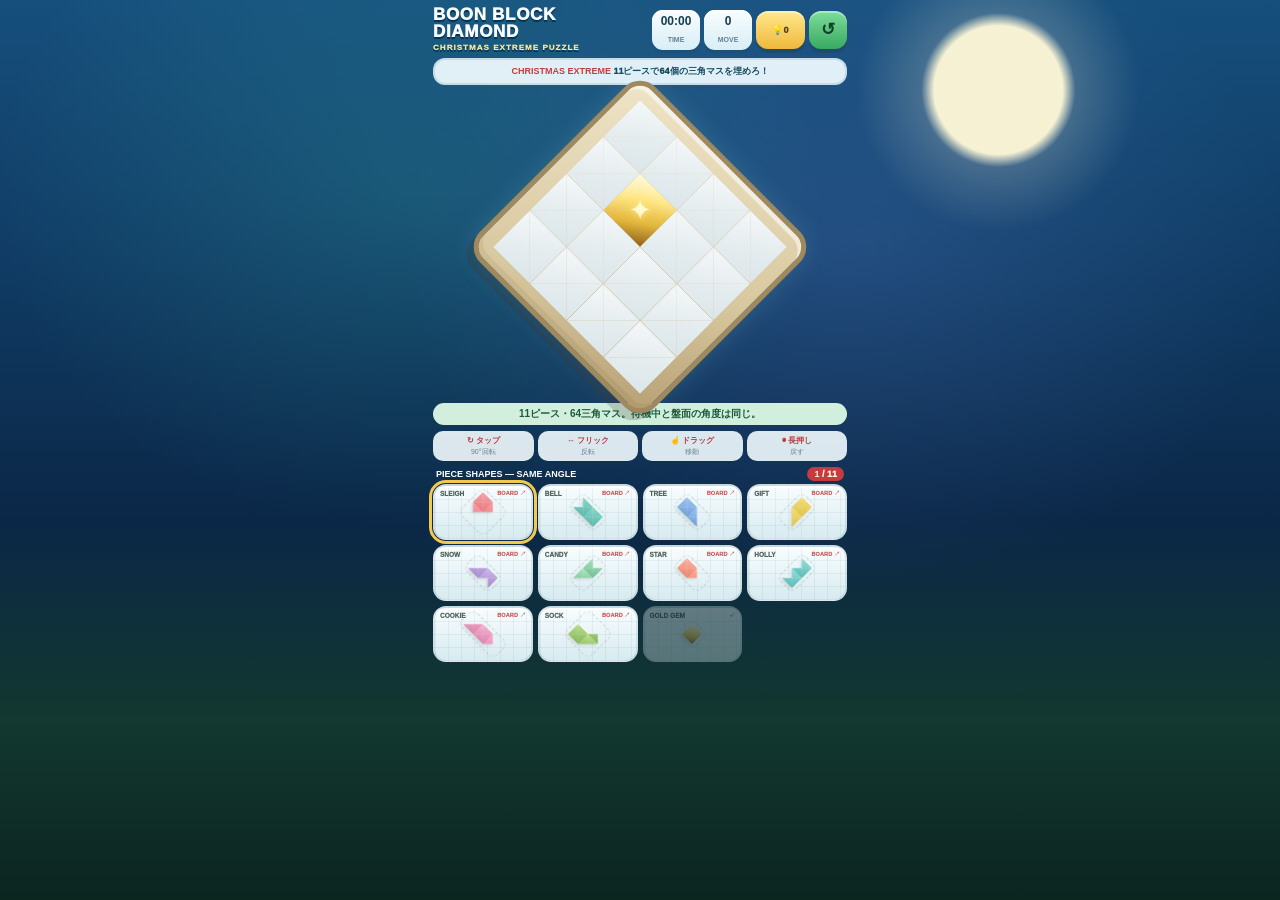
<file: boon-block-diamond/index.html>
<!doctype html>
<html lang="ja">
<head>
<meta charset="utf-8">
<meta name="viewport" content="width=device-width,initial-scale=1,viewport-fit=cover,user-scalable=no">
<meta name="theme-color" content="#0f5f74">
<meta name="apple-mobile-web-app-capable" content="yes">
<meta name="apple-mobile-web-app-status-bar-style" content="black-translucent">
<title>BOON BLOCK DIAMOND — CHRISTMAS HARD</title>
<!-- BOON BLOCK DIAMOND v5: clearer 3-step hints + clean puzzle frame -->
<style>
:root{
 --bg1:#164f7c;--bg2:#0b2747;--green:#1d6543;--red:#d94443;--gold:#f4c94f;
 --ice:#dff7ff;--ink:#173e4f;--muted:#668492;
 --c0:linear-gradient(145deg,#f7a3a8,#e8777f);
 --c1:linear-gradient(145deg,#89d8c9,#58b8aa);
 --c2:linear-gradient(145deg,#9ec6f4,#6e9ed7);
 --c3:linear-gradient(145deg,#f5df72,#dfc24d);
 --c4:linear-gradient(145deg,#cdb7ea,#a58acb);
 --c5:linear-gradient(145deg,#a9e6bf,#71bd8f);
 --c6:linear-gradient(145deg,#ffb29e,#e9826d);
 --c7:linear-gradient(145deg,#93e1de,#58b7b5);
 --c8:linear-gradient(145deg,#f6b5d1,#dc7fac);
 --c9:linear-gradient(145deg,#b9df8d,#83b557);
 --core:linear-gradient(145deg,#fff7c9,#ffe578 34%,#e2b63e 68%,#8f6117);
}
*{box-sizing:border-box;-webkit-tap-highlight-color:transparent}
html,body{margin:0;height:100%;overflow:hidden}
body{
 font-family:-apple-system,BlinkMacSystemFont,"Segoe UI",sans-serif;color:#f8fbff;user-select:none;-webkit-user-select:none;
 background:
  radial-gradient(circle at 78% 10%,rgba(255,248,215,.96) 0 5%,rgba(255,248,215,.18) 6%,transparent 11%),
  radial-gradient(ellipse at 32% 21%,rgba(76,232,199,.15),transparent 34%),
  radial-gradient(ellipse at 66% 27%,rgba(120,160,255,.18),transparent 37%),
  linear-gradient(180deg,var(--bg1),#103c65 28%,var(--bg2) 58%,#12382f 80%,#0b251f);
}
.snow{position:fixed;inset:0;z-index:0;pointer-events:none;overflow:hidden}
.flake{position:absolute;top:-8%;color:#fff;text-shadow:0 0 7px rgba(199,244,255,.85);animation:fall linear infinite;opacity:.9}
.flake::before{content:"❄"}
.flake:nth-child(1){left:4%;font-size:12px;animation-duration:8s}
.flake:nth-child(2){left:15%;font-size:8px;animation-duration:11s;animation-delay:-4s}
.flake:nth-child(3){left:28%;font-size:14px;animation-duration:9s;animation-delay:-6s}
.flake:nth-child(4){left:41%;font-size:9px;animation-duration:10s;animation-delay:-2s}
.flake:nth-child(5){left:55%;font-size:13px;animation-duration:8.5s;animation-delay:-5s}
.flake:nth-child(6){left:68%;font-size:8px;animation-duration:12s;animation-delay:-8s}
.flake:nth-child(7){left:81%;font-size:14px;animation-duration:9.6s;animation-delay:-3s}
.flake:nth-child(8){left:93%;font-size:9px;animation-duration:10.8s;animation-delay:-7s}
@keyframes fall{0%{transform:translate3d(0,-12vh,0) rotate(0);opacity:0}12%{opacity:.95}100%{transform:translate3d(24px,112vh,0) rotate(260deg);opacity:.2}}
.app{position:relative;z-index:1;max-width:430px;height:100dvh;margin:auto;padding:calc(7px + env(safe-area-inset-top)) 8px calc(6px + env(safe-area-inset-bottom));display:flex;flex-direction:column;overflow:hidden}
.top{display:flex;align-items:center;justify-content:space-between;gap:7px;flex:0 0 auto}
.brand{font-size:17px;font-weight:1000;letter-spacing:.04em;line-height:.98;text-shadow:0 2px 0 #07344f}
.brand small{display:block;font-size:8px;color:#ffe594;margin-top:4px;letter-spacing:.13em}
.stats{display:flex;gap:4px;align-items:center}
.stat{min-width:48px;padding:4px 6px;text-align:center;border-radius:11px;background:linear-gradient(#f8fdff,#d8eef5);color:var(--ink);box-shadow:inset 0 2px #fff,0 3px 0 rgba(20,56,69,.13)}
.stat b{display:block;font-size:12px}.stat span{font-size:7px;font-weight:900;color:#63818e}
.iconbtn{height:38px;border:0;border-radius:12px;font-weight:1000;box-shadow:inset 0 2px rgba(255,255,255,.35),0 4px 0 rgba(30,47,26,.18)}
#hint{width:49px;background:linear-gradient(#ffe98c,#efb83c);color:#5a4210;font-size:9px}
#reset{width:38px;background:linear-gradient(#7dde9a,#39a962);color:#123f29;font-size:17px}
.quest{margin:6px 0 2px;padding:5px 8px;border-radius:12px;text-align:center;font-size:9px;font-weight:1000;background:rgba(239,250,255,.94);color:#174b5d;border:2px solid rgba(65,118,137,.16);flex:0 0 auto}
.quest b{color:#c43d3d}
.diamond-stage{position:relative;height:315px;flex:0 0 auto;margin-top:2px}
.frame{
 position:absolute;left:50%;top:50%;width:248px;height:248px;transform:translate(-50%,-50%) rotate(45deg);
 border-radius:22px;
 background:
   radial-gradient(circle at 20% 18%,rgba(255,255,255,.52) 0 2%,transparent 2.5%),
   linear-gradient(145deg,#efe4c7,#d8c89f 62%,#b79f73);
 border:5px solid #9f895e;
 box-shadow:inset 0 5px 0 rgba(255,255,255,.55),inset 0 -6px 0 rgba(113,87,42,.10),0 10px 0 rgba(61,48,28,.20),0 0 26px rgba(166,234,255,.14)
}
/* Keep the play frame clean: Christmas decoration lives outside the puzzle area. */
.board{
 --cell:52px;position:absolute;left:50%;top:50%;width:calc(var(--cell)*4);height:calc(var(--cell)*4);
 transform:translate(-50%,-50%) rotate(45deg);touch-action:none;z-index:2
}
.slot,.ghost{position:absolute;width:var(--cell);height:var(--cell);border:0;padding:0;touch-action:none}
.slot{
 background:linear-gradient(145deg,#edf3f5,#dce6e9);
 filter:drop-shadow(0 0 1.2px rgba(94,109,113,.72));
 transition:filter .12s,transform .12s
}
.slot::after{
 content:"";position:absolute;inset:0;clip-path:inherit;
 background:linear-gradient(145deg,rgba(255,255,255,.36),transparent 56%);
 pointer-events:none
}
.slot[data-d="0"],.ghost[data-d="0"]{clip-path:polygon(0 0,100% 0,50% 50%)}
.slot[data-d="1"],.ghost[data-d="1"]{clip-path:polygon(100% 0,100% 100%,50% 50%)}
.slot[data-d="2"],.ghost[data-d="2"]{clip-path:polygon(0 100%,100% 100%,50% 50%)}
.slot[data-d="3"],.ghost[data-d="3"]{clip-path:polygon(0 0,50% 50%,0 100%)}
.slot.filled{filter:drop-shadow(0 1px 1px rgba(48,55,58,.24)) drop-shadow(0 0 1px rgba(255,255,255,.9))}
.slot.good{filter:drop-shadow(0 0 5px #53dfff) brightness(1.12)}
.slot.bad{filter:drop-shadow(0 0 7px #ff665b) brightness(1.15)}
.slot.focus{filter:drop-shadow(0 0 9px #ffe15b) brightness(1.24)}
.ghost{z-index:8;opacity:.72;outline:0;filter:drop-shadow(0 0 7px rgba(255,224,82,.78)) brightness(1.12)}
.ghost.bad{filter:drop-shadow(0 0 8px rgba(255,91,78,.82));opacity:.52}
.ghost.hint-exact{opacity:.84;filter:drop-shadow(0 0 4px #fff) drop-shadow(0 0 10px #ffd947);animation:hintExact .72s ease-in-out infinite alternate}
@keyframes hintExact{from{filter:drop-shadow(0 0 3px #fff) drop-shadow(0 0 8px #ffd947);opacity:.68}to{filter:drop-shadow(0 0 7px #fff) drop-shadow(0 0 15px #ffd947);opacity:.96}}
.hint-tag{
 position:absolute;z-index:15;pointer-events:none;transform:translate(-50%,-50%) rotate(-45deg);
 background:#fff5a8;color:#6e4b00;border:2px solid #e8b92f;border-radius:999px;
 padding:4px 8px;font-size:9px;font-weight:1000;white-space:nowrap;
 box-shadow:0 3px 0 rgba(98,67,9,.14),0 0 12px rgba(255,218,66,.42)
}
.core-star{position:absolute;z-index:9;display:flex;align-items:center;justify-content:center;width:var(--cell);height:var(--cell);font-size:29px;color:#fff9cd;text-shadow:0 0 6px #ffe894,0 0 15px rgba(255,210,65,.95);transform:rotate(-45deg);pointer-events:auto;touch-action:none}
.board.clearing .slot.filled{background:linear-gradient(145deg,#fff7c9,#ffe578 34%,#e2b63e 68%,#8f6117)!important;animation:gold .48s ease-out forwards;animation-delay:var(--delay)}
.board.clearing .core-star{animation:starburst .8s ease-out forwards}
@keyframes gold{0%{filter:brightness(1)}40%{filter:brightness(1.7)}100%{filter:brightness(1.08)}}
@keyframes starburst{0%{transform:rotate(-45deg) scale(1)}45%{transform:rotate(-45deg) scale(1.6);filter:brightness(1.8)}100%{transform:rotate(-45deg) scale(1.1)}}
.msg{margin-top:-1px;min-height:22px;line-height:18px;text-align:center;font-weight:900;font-size:10px;border-radius:999px;background:rgba(239,250,255,.92);color:#174b5d;padding:2px 8px;flex:0 0 auto;white-space:nowrap;overflow:hidden;text-overflow:ellipsis}
.msg.ok{background:rgba(222,251,229,.94);color:#1d5a3c}.msg.bad{background:rgba(255,228,228,.94);color:#8d3030}
.guide{display:grid;grid-template-columns:repeat(4,1fr);gap:4px;margin:6px 0 4px;flex:0 0 auto}
.guide div{font-size:7px;text-align:center;padding:4px 1px;border-radius:10px;background:rgba(240,250,253,.91);color:#65818d;box-shadow:0 2px 0 rgba(20,58,70,.08)}
.guide b{display:block;font-size:8px;color:#b4393b;margin-bottom:1px}
.tray-head{display:flex;justify-content:space-between;align-items:center;color:#fff;font-size:9px;font-weight:1000;margin:2px 3px 3px;flex:0 0 auto}
.tray-head span{background:#c63b3f;color:#fff8dc;padding:2px 7px;border-radius:999px}
.tray{display:grid;grid-template-columns:repeat(4,1fr);grid-template-rows:repeat(3,56px);gap:5px;flex:0 0 auto}
.piece{position:relative;border:2px solid rgba(76,116,130,.14);border-radius:13px;background:
 linear-gradient(90deg,rgba(70,112,126,.08) 1px,transparent 1px),
 linear-gradient(rgba(70,112,126,.08) 1px,transparent 1px),
 linear-gradient(#f8fdff,#d7ebf0);
 background-size:13px 13px,13px 13px,auto;
 box-shadow:inset 0 2px #fff,0 3px 0 rgba(30,64,76,.10);touch-action:none;overflow:hidden}
.piece.selected{outline:3px solid #f2c84f;outline-offset:1px}.piece.placed{opacity:.36}
.piece.hint-good{outline:3px solid #55dfff;outline-offset:1px}
.piece.hint-bad{outline:3px solid #ff665b;outline-offset:1px;box-shadow:0 0 11px rgba(255,102,91,.34)}
.piece.hint-focus{outline:4px solid #ffd942;outline-offset:1px;box-shadow:0 0 15px rgba(255,217,66,.55);animation:hintCard .72s ease-in-out infinite alternate}
@keyframes hintCard{from{transform:scale(1)}to{transform:scale(1.045)}}
.piece-name{position:absolute;left:5px;top:4px;font-size:6.5px;font-weight:1000;color:#52645d;z-index:3}
.piece::after{content:"BOARD ↗";position:absolute;right:5px;top:4px;font-size:5.5px;font-weight:1000;color:#c74445;opacity:.88;letter-spacing:.02em}
.piece.placed::after{content:"✓";color:#2b9e58}
.mini-shell{
 width:58px;height:40px;margin:auto;display:flex;align-items:center;justify-content:center;overflow:visible
}
.mini{
 position:relative;margin:auto;transform:rotate(45deg);
 filter:drop-shadow(0 2px 1px rgba(60,61,54,.18)) drop-shadow(0 0 1px rgba(255,255,255,.95))
}
.mini::after{
 content:"";position:absolute;inset:-4px;border:1px dashed rgba(93,114,105,.22);border-radius:7px;pointer-events:none
}
.mtri{position:absolute;filter:drop-shadow(0 0 .7px rgba(255,255,255,.95))}
.mtri[data-d="0"]{clip-path:polygon(0 0,100% 0,50% 50%)}.mtri[data-d="1"]{clip-path:polygon(100% 0,100% 100%,50% 50%)}.mtri[data-d="2"]{clip-path:polygon(0 100%,100% 100%,50% 50%)}.mtri[data-d="3"]{clip-path:polygon(0 0,50% 50%,0 100%)}
.dragvis{position:fixed;z-index:40;left:0;top:0;transform:translate(-50%,-120%);display:none;pointer-events:none;padding:6px 9px;border-radius:12px;background:rgba(247,252,254,.95);color:#244f60;font-size:10px;font-weight:1000;box-shadow:0 10px 22px rgba(8,30,40,.24)}
.dragvis.show{display:block}
.overlay{position:fixed;z-index:50;inset:0;display:none;align-items:center;justify-content:center;padding:24px;background:rgba(8,34,48,.82);backdrop-filter:blur(4px)}
.overlay.show{display:flex}
.card{width:min(350px,100%);text-align:center;border-radius:26px;padding:24px;background:linear-gradient(#fafdff,#d9edf4);border:4px solid #d94a48;box-shadow:inset 0 4px #fff,0 12px 0 rgba(15,45,57,.14),0 25px 70px rgba(5,28,39,.35)}
.card .star{font-size:62px;color:#f0c64c;text-shadow:0 0 12px #fff2ad,0 0 28px rgba(240,198,76,.7)}
.card h2{margin:0;color:#bd3034;font-size:27px}.card p{color:#315f70;font-weight:900}.card button{width:100%;height:49px;border:0;border-radius:15px;background:linear-gradient(#70d98f,#33a35f);color:#123f29;font-weight:1000;box-shadow:inset 0 3px rgba(255,255,255,.35),0 5px 0 rgba(33,100,61,.24)}
@media(max-width:360px){.diamond-stage{height:278px}.frame{width:218px;height:218px}.board{--cell:45px}.tray{grid-template-rows:repeat(3,51px);gap:4px}.brand{font-size:15px}.stat{min-width:43px;padding:3px 4px}.mini-shell{transform:scale(.88)}}
</style>
</head>
<body>
<div class="snow" aria-hidden="true"><i class="flake"></i><i class="flake"></i><i class="flake"></i><i class="flake"></i><i class="flake"></i><i class="flake"></i><i class="flake"></i><i class="flake"></i></div>
<main class="app">
 <header class="top">
  <div class="brand">BOON BLOCK DIAMOND<small>CHRISTMAS EXTREME PUZZLE</small></div>
  <div class="stats">
   <div class="stat"><b id="time">00:00</b><span>TIME</span></div>
   <div class="stat"><b id="moves">0</b><span>MOVE</span></div>
   <button id="hint" class="iconbtn" type="button">💡<span id="hintCount">0</span></button>
   <button id="reset" class="iconbtn" type="button">↺</button>
  </div>
 </header>
 <div class="quest"><b>CHRISTMAS EXTREME</b> 11ピースで64個の三角マスを埋めろ！</div>
 <section class="diamond-stage">
  <div class="frame"></div>
  <div id="board" class="board" aria-label="三角セルのダイヤモンドパズル盤"></div>
 </section>
 <div id="msg" class="msg">11ピース・64三角マス。待機中と盤面の角度は同じ。</div>
 <div class="guide"><div><b>↻ タップ</b>90°回転</div><div><b>↔ フリック</b>反転</div><div><b>☝ ドラッグ</b>移動</div><div><b>◉ 長押し</b>戻す</div></div>
 <div class="tray-head"><strong>PIECE SHAPES — SAME ANGLE</strong><span><b id="count">1</b> / 11</span></div>
 <section id="tray" class="tray"></section>
</main>
<div id="dragvis" class="dragvis"></div>
<div id="overlay" class="overlay"><div class="card"><div class="star">✦</div><h2>MERRY DIAMOND CHRISTMAS!</h2><p id="clearText"></p><button id="again" type="button">もういちど挑戦！</button></div></div>
<script src="solutions.js?v=5"></script>
<script>
(()=> {
const defs={
 A:[[0,0,0],[0,0,1],[0,0,2],[0,0,3],[0,1,3],[1,0,0]],
 B:[[0,0,0],[0,0,1],[0,0,2],[0,1,0],[0,1,1],[0,1,2],[0,1,3]],
 C:[[0,0,0],[0,0,1],[0,0,2],[0,0,3],[0,1,2],[0,1,3]],
 D:[[0,0,0],[0,0,1],[0,0,2],[0,0,3],[1,0,0],[1,0,1]],
 E:[[0,0,1],[0,0,2],[0,1,0],[0,1,1],[0,1,3]],
 F:[[0,0,1],[0,0,2],[0,0,3],[1,0,0],[1,0,3]],
 G:[[0,0,0],[0,0,1],[0,0,2],[0,0,3],[0,1,3]],
 H:[[0,0,0],[0,0,1],[0,0,2],[1,0,0],[1,0,1],[1,0,2]],
 I:[[0,0,1],[0,0,2],[0,1,0],[0,1,1],[0,1,2],[0,1,3],[0,2,3]],
 J:[[0,1,2],[1,0,0],[1,0,1],[1,0,2],[1,0,3],[1,1,0],[1,1,3]],
 CORE:[[0,0,0],[0,0,1],[0,0,2],[0,0,3]]
};
const ids=["A","B","C","D","E","F","G","H","I","J","CORE"], names={A:"SLEIGH",B:"BELL",C:"TREE",D:"GIFT",E:"SNOW",F:"CANDY",G:"STAR",H:"HOLLY",I:"COOKIE",J:"SOCK",CORE:"GOLD GEM"};
const symbols={A:"A",B:"B",C:"C",D:"D",E:"E",F:"F",G:"G",H:"H",I:"I",J:"J",CORE:"O"};
const colors=["var(--c0)","var(--c1)","var(--c2)","var(--c3)","var(--c4)","var(--c5)","var(--c6)","var(--c7)","var(--c8)","var(--c9)","var(--core)"];
const SOL=window.BOON_DIAMOND_SOLUTIONS||[];
const $=s=>document.querySelector(s),board=$("#board"),tray=$("#tray"),msg=$("#msg"),dragvis=$("#dragvis");
const timeEl=$("#time"),movesEl=$("#moves"),countEl=$("#count"),hintCountEl=$("#hintCount"),overlay=$("#overlay"),clearText=$("#clearText");
const TAP=10,DRAG=13,FLICK=44,FLICK_T=290,LONG=520,LONG_MOVE=9;
const dmapFlip={0:0,1:3,2:2,3:1};
function norm(s){let mr=Math.min(...s.map(x=>x[0])),mc=Math.min(...s.map(x=>x[1]));return s.map(([r,c,d])=>[r-mr,c-mc,d]).sort((a,b)=>a[0]-b[0]||a[1]-b[1]||a[2]-b[2])}
function rot(s){return norm(s.map(([r,c,d])=>[c,-r,(d+1)%4]))}
function flip(s){return norm(s.map(([r,c,d])=>[r,-c,dmapFlip[d]]))}
function bounds(s){return {h:Math.max(...s.map(x=>x[0]))+1,w:Math.max(...s.map(x=>x[1]))+1}}
function key(cells){return cells.map(([r,c,d])=>((r*4+c)*4+d)).sort((a,b)=>a-b).join(",")}
const pieces={};ids.forEach(id=>pieces[id]={shape:norm(defs[id]),placed:null});pieces.CORE.placed=defs.CORE.map(([r,c,d])=>[r+1,c+1,d]);
let selected="A",moves=0,start=0,timer=null,target=null,gesture=null,drag=null,longTimer=null,hints=0,hintStage=0,hintPlan=null,clearing=false;
function occupied(ignore){let m=new Map();for(const id of ids){if(id===ignore)continue;const p=pieces[id];if(p.placed)for(const x of p.placed)m.set(x.join(","),id)}return m}
function validFor(id,cells){const occ=occupied(id);return cells.length===defs[id].length&&cells.every(([r,c,d])=>r>=0&&r<4&&c>=0&&c<4&&!occ.has([r,c,d].join(",")))}
function absCells(id,anchor,shape=pieces[id].shape){return shape.map(([r,c,d])=>[anchor.r+r,anchor.c+c,d])}
function placementAnchor(cells){return {r:Math.min(...cells.map(x=>x[0])),c:Math.min(...cells.map(x=>x[1]))}}
function setMsg(t,k=""){msg.textContent=t;msg.className="msg"+(k?" "+k:"")}
function fmt(ms){const s=Math.floor(ms/1000),m=Math.floor(s/60);return String(m).padStart(2,"0")+":"+String(s%60).padStart(2,"0")}
function clock(){if(start)return;start=Date.now();timer=setInterval(()=>timeEl.textContent=fmt(Date.now()-start),500)}
function haptic(ms=12){if(navigator.vibrate)navigator.vibrate(ms)}
function boardLocal(x,y){
 const rect=board.getBoundingClientRect(),cx=rect.left+rect.width/2,cy=rect.top+rect.height/2,dx=x-cx,dy=y-cy,s=Math.SQRT1_2;
 const ux=s*dx+s*dy,uy=-s*dx+s*dy,size=board.offsetWidth;
 return {x:ux+size/2,y:uy+size/2,size,cell:size/4}
}
function targetFromPointer(x,y){
 const p=boardLocal(x,y),rr=Math.floor(p.y/p.cell),cc=Math.floor(p.x/p.cell),b=bounds(pieces[selected].shape);
 return {r:rr-Math.floor((b.h-1)/2),c:cc-Math.floor((b.w-1)/2)}
}
function nearBoard(x,y){const r=document.querySelector(".diamond-stage").getBoundingClientRect();return x>=r.left&&x<=r.right&&y>=r.top&&y<=r.bottom}
function triClip(el,d){el.dataset.d=d}
function renderBoard(){
 board.innerHTML="";
 const occ=occupied();
 for(let r=0;r<4;r++)for(let c=0;c<4;c++)for(let d=0;d<4;d++){
  const id=occ.get([r,c,d].join(",")),b=document.createElement("button");b.type="button";b.className="slot";triClip(b,d);
  b.style.left="calc(var(--cell) * "+c+")";b.style.top="calc(var(--cell) * "+r+")";
  if(id){b.classList.add("filled");b.style.background=colors[ids.indexOf(id)];if(clearing)b.style.setProperty("--delay",(((r*4+c)*4+d)*22)+"ms");
   if(hintPlan&&hintStage){if(hintPlan.good.includes(id))b.classList.add("good");if(hintPlan.bad.includes(id))b.classList.add("bad");if(hintPlan.focus===id)b.classList.add("focus")}
   b.addEventListener("pointerdown",e=>begin(id,e));
  }
  board.appendChild(b);
 }
 if(pieces.CORE.placed){
  const a=placementAnchor(pieces.CORE.placed),s=document.createElement("div");s.className="core-star";s.textContent="✦";
  s.style.left="calc(var(--cell) * "+a.c+")";s.style.top="calc(var(--cell) * "+a.r+")";s.addEventListener("pointerdown",e=>begin("CORE",e));board.appendChild(s)
 }
 if(drag&&target){
  const cells=absCells(selected,target),ok=validFor(selected,cells);
  for(const [r,c,d] of cells){if(r<0||r>3||c<0||c>3)continue;const g=document.createElement("div");g.className="ghost"+(ok?"":" bad");triClip(g,d);g.style.left="calc(var(--cell) * "+c+")";g.style.top="calc(var(--cell) * "+r+")";g.style.background=colors[ids.indexOf(selected)];board.appendChild(g)}
 }
 if(hintPlan&&hintStage>=2&&hintPlan.cells){
  for(const [r,c,d] of hintPlan.cells){const g=document.createElement("div");g.className="ghost hint-exact";triClip(g,d);g.style.left="calc(var(--cell) * "+c+")";g.style.top="calc(var(--cell) * "+r+")";g.style.background=colors[ids.indexOf(hintPlan.focus)];board.appendChild(g)}
  if(hintStage>=3){
   const rs=hintPlan.cells.map(x=>x[0]),cs=hintPlan.cells.map(x=>x[1]),tag=document.createElement("div");
   tag.className="hint-tag";tag.textContent="ここに！";
   tag.style.left="calc(var(--cell) * "+((Math.min(...cs)+Math.max(...cs)+1)/2)+")";
   tag.style.top="calc(var(--cell) * "+((Math.min(...rs)+Math.max(...rs)+1)/2)+")";
   board.appendChild(tag)
  }
 }
 if(clearing)board.classList.add("clearing");else board.classList.remove("clearing")
}
function mini(shape,color){
 const b=bounds(shape),scale=14,shell=document.createElement("div"),wrap=document.createElement("div");
 shell.className="mini-shell";wrap.className="mini";wrap.style.width=(b.w*scale)+"px";wrap.style.height=(b.h*scale)+"px";
 for(const [r,c,d] of shape){const x=document.createElement("span");x.className="mtri";x.dataset.d=d;x.style.width=scale+"px";x.style.height=scale+"px";x.style.left=(c*scale)+"px";x.style.top=(r*scale)+"px";x.style.background=color;wrap.appendChild(x)}
 shell.appendChild(wrap);return shell
}
function renderTray(){
 tray.innerHTML="";
 ids.forEach((id,i)=>{const b=document.createElement("button");b.type="button";b.className="piece"+(id===selected?" selected":"")+(pieces[id].placed?" placed":"");
  if(hintPlan&&hintStage>=1){
   if(hintPlan.good.includes(id))b.classList.add("hint-good");
   if(hintPlan.bad.includes(id))b.classList.add("hint-bad");
   if(hintPlan.focus===id)b.classList.add("hint-focus")
  }
  const n=document.createElement("span");n.className="piece-name";n.textContent=names[id];
  const m=mini(pieces[id].shape,colors[i]);
  b.appendChild(n);b.appendChild(m);
  b.addEventListener("pointerdown",e=>begin(id,e));tray.appendChild(b)});
 countEl.textContent=ids.filter(id=>pieces[id].placed).length
}
function render(){renderBoard();renderTray()}
function solutionCells(sol,id){const ch=symbols[id],out=[];for(let i=0;i<64;i++)if(sol[i]===ch){const q=Math.floor(i/4),d=i%4;out.push([Math.floor(q/4),q%4,d])}return out}
function pieceMatches(sol,id){const p=pieces[id];if(!p.placed)return true;const s=new Set(solutionCells(sol,id).map(x=>x.join(",")));return p.placed.every(x=>s.has(x.join(",")))}
function matching(fixed){return SOL.filter(s=>fixed.every(id=>pieceMatches(s,id)))}
function choose(cands,choices){let best=null;for(const id of choices){const map=new Map();for(const s of cands){const cells=solutionCells(s,id),k=key(cells);if(!map.has(k))map.set(k,{cells,count:0});map.get(k).count++}let top=null;for(const g of map.values())if(!top||g.count>top.count)top=g;if(!best||map.size<best.n||(map.size===best.n&&top.count>best.top.count))best={id,n:map.size,top}}return best}
function makeHint(){
 const fixed=ids.filter(id=>pieces[id].placed),m=matching(fixed);
 if(m.length){const choices=ids.filter(id=>!pieces[id].placed);const pick=choices.length?choose(m,choices):null;return {good:fixed,bad:[],focus:pick?pick.id:null,cells:pick?pick.top.cells:null,count:m.length}}
 let best=null;
 for(const s of SOL){const good=[],bad=[];for(const id of fixed)(pieceMatches(s,id)?good:bad).push(id);if(!best||good.length>best.good.length)best={s,good,bad}}
 if(!best)return null;const choices=best.bad.length?best.bad:ids.filter(id=>!pieces[id].placed),focus=choices[0];return {good:best.good,bad:best.bad,focus,cells:solutionCells(best.s,focus),count:1}
}
function useHint(){
 if(!SOL.length)return setMsg("ヒントDBを読み込めない","bad");
 if(!hintPlan||hintStage>=3){hintPlan=makeHint();hintStage=0}
 hintStage++;hints++;hintCountEl.textContent=hints;render();
 const focus=hintPlan.focus?names[hintPlan.focus]:"次のピース";
 if(hintPlan.bad.length){
  if(hintStage===1)setMsg("① 赤いピースは今の場所が違うよ。まず動かそう","bad");
  else if(hintStage===2)setMsg("② 黄色く光る "+focus+" を見て。盤面に置き場所を出したよ","bad");
  else setMsg("③ "+focus+" を黄色い形と同じ向きにして「ここに！」へ重ねよう","bad")
 }else{
  if(hintStage===1)setMsg("① 次は "+focus+"。下の黄色いカードを選ぼう","ok");
  else if(hintStage===2)setMsg("② 盤面の黄色い半透明が置き場所。形と向きもそのまま！","ok");
  else setMsg("③ "+focus+" を黄色い形にピッタリ重ねればOK！","ok")
 }
}
function clearHint(){hintPlan=null;hintStage=0}
function transform(id,kind){
 clearHint();selected=id;if(id==="CORE"){setMsg("GOLD GEMは回転不要。ドラッグで動かせるよ","ok");render();return}
 const p=pieces[id],next=kind==="rot"?rot(p.shape):flip(p.shape);
 if(p.placed){const a=placementAnchor(p.placed),cells=absCells(id,a,next);if(!validFor(id,cells)){setMsg("そこでは回せないよ","bad");haptic(18);return}p.shape=next;p.placed=cells}else p.shape=next;
 render();setMsg(kind==="rot"?"くるっ！ 90°回転":"ひっくり返した！","ok");haptic()
}
function begin(id,e){
 if(e.pointerType==="mouse"&&e.button!==0)return;e.preventDefault();selected=id;target=null;
 gesture={id,pid:e.pointerId,x:e.clientX,y:e.clientY,lx:e.clientX,ly:e.clientY,t:performance.now(),dragging:false,orig:pieces[id].placed?pieces[id].placed.map(x=>[...x]):null};
 if(pieces[id].placed){longTimer=setTimeout(()=>{if(gesture&&!gesture.dragging){pieces[id].placed=null;gesture=null;clearHint();render();setMsg(names[id]+" をトレイへ戻した","ok");haptic(18)}},LONG)}
 renderTray()
}
function startDrag(){
 if(!gesture||gesture.dragging)return;clearTimeout(longTimer);longTimer=null;clearHint();gesture.dragging=true;selected=gesture.id;if(pieces[selected].placed)pieces[selected].placed=null;drag={id:selected};dragvis.textContent=names[selected];dragvis.classList.add("show");render()
}
function move(e){
 if(!gesture||e.pointerId!==gesture.pid)return;e.preventDefault();gesture.lx=e.clientX;gesture.ly=e.clientY;
 const dx=e.clientX-gesture.x,dy=e.clientY-gesture.y,dist=Math.hypot(dx,dy);if(dist>LONG_MOVE){clearTimeout(longTimer);longTimer=null}
 if(!gesture.dragging&&dist>=DRAG)startDrag();
 if(gesture&&gesture.dragging){dragvis.style.left=e.clientX+"px";dragvis.style.top=e.clientY+"px";target=nearBoard(e.clientX,e.clientY)?targetFromPointer(e.clientX,e.clientY):null;renderBoard()}
}
function finish(e){
 if(!gesture||e.pointerId!==gesture.pid)return;clearTimeout(longTimer);longTimer=null;
 const g=gesture,dx=e.clientX-g.x,dy=e.clientY-g.y,dist=Math.hypot(dx,dy),dt=performance.now()-g.t,isFlick=Math.abs(dx)>=FLICK&&dt<=FLICK_T&&Math.abs(dx)>Math.abs(dy)*1.4;
 if(isFlick){if(g.orig)pieces[g.id].placed=g.orig;gesture=null;drag=null;dragvis.classList.remove("show");target=null;transform(g.id,"flip");return}
 if(g.dragging){
  const cells=target?absCells(g.id,target):null;
  if(cells&&validFor(g.id,cells)){clock();pieces[g.id].placed=cells;moves++;movesEl.textContent=moves;haptic(18);setMsg("カチャッ！","ok")}
  else{if(g.orig)pieces[g.id].placed=g.orig;setMsg(cells?"そこには入らない":"元の場所に戻した",cells?"bad":"")}
  gesture=null;drag=null;target=null;dragvis.classList.remove("show");render();
  checkClear();return
 }
 gesture=null;if(dist<=TAP)transform(g.id,"rot")
}
function checkClear(){
 if(ids.every(id=>pieces[id].placed)&&occupied().size===64){
  clearInterval(timer);if(start)timeEl.textContent=fmt(Date.now()-start);clearing=true;render();setMsg("カチャッ！ ダイヤの聖石板が黄金化！","ok");haptic(40);
  clearText.textContent="TIME "+timeEl.textContent+" / MOVE "+moves+" / HINT "+hints;
  setTimeout(()=>overlay.classList.add("show"),1100)
 }
}
function reset(){
 clearInterval(timer);clearTimeout(longTimer);timer=null;start=0;moves=0;hints=0;clearing=false;gesture=null;drag=null;target=null;clearHint();
 timeEl.textContent="00:00";movesEl.textContent="0";hintCountEl.textContent="0";overlay.classList.remove("show");dragvis.classList.remove("show");
 ids.forEach(id=>{pieces[id].shape=norm(defs[id]);pieces[id].placed=null});pieces.CORE.placed=defs.CORE.map(([r,c,d])=>[r+1,c+1,d]);selected="A";render();setMsg("11ピース・64三角マス / 全1,360ルート / GEM中央60ルート")
}
window.addEventListener("pointermove",move,{passive:false});window.addEventListener("pointerup",finish);window.addEventListener("pointercancel",e=>{if(gesture&&e.pointerId===gesture.pid){if(gesture.orig)pieces[gesture.id].placed=gesture.orig;gesture=null;drag=null;target=null;dragvis.classList.remove("show");render()}});
$("#hint").onclick=useHint;$("#reset").onclick=reset;$("#again").onclick=reset;
render();
setMsg(SOL.length===1360?"11ピース・64三角マス。待機中と盤面の角度は同じ。":"ヒントDBを読み込めない",SOL.length===1360?"ok":"bad");
})();
</script>
</body>
</html>
</file>
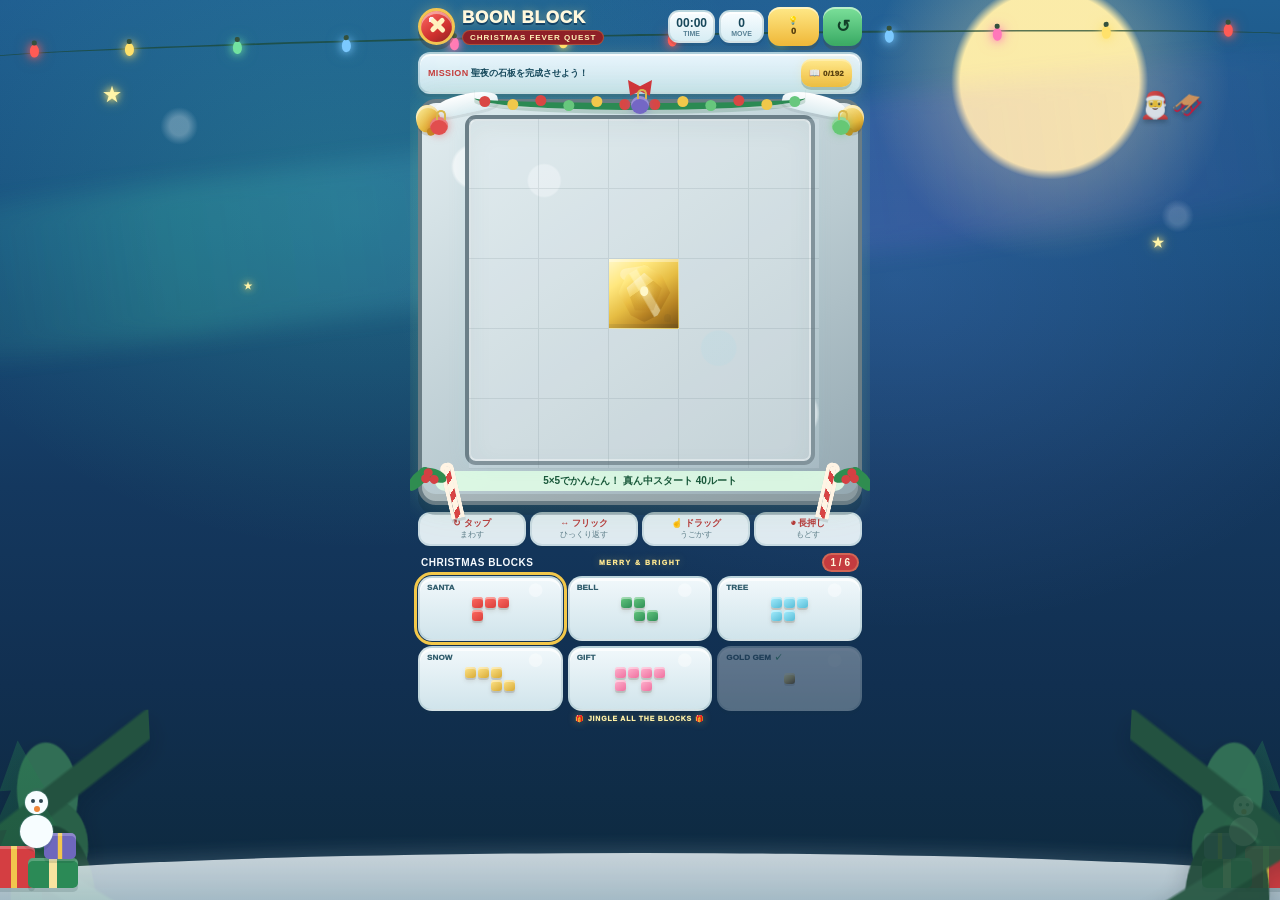
<file: boon-block-next/index.html>
<!doctype html>
<html lang="ja">
<head>
<meta charset="utf-8">
<meta name="viewport" content="width=device-width,initial-scale=1,viewport-fit=cover,user-scalable=no">
<meta name="theme-color" content="#0f5f74">
<meta name="apple-mobile-web-app-capable" content="yes">
<meta name="apple-mobile-web-app-status-bar-style" content="black-translucent">
<meta name="format-detection" content="telephone=no">
<title>BOON BLOCK — CHRISTMAS FEVER QUEST</title>
<!-- BOON BLOCK live build v34: semantic Christmas bursts for correct routes and achievements -->
<style>
:root{
  --sky:#7a49c6;--sky2:#372052;--jungle:#294932;--jungle2:#182b21;
  --leaf:#5d795f;--lime:#baff45;--sun:#ffac35;--orange:#ff7419;
  --stone:#8d7d93;--stone2:#55485e;--ink:#fff1d7;--muted:#e5ccf4;
  --cream:#fff2d2;--cyan:#62f3e2;--yellow:#ffd65c;--red:#ff6f5d;--ok:#a8ef49;
  --c0:linear-gradient(145deg,#ff9b35,#e76118);
  --c1:linear-gradient(145deg,#9d72ff,#6c43c8);
  --c2:linear-gradient(145deg,#b9ff5a,#6dac2f);
  --c3:linear-gradient(145deg,#55e4c5,#1e9b83);
  --c4:linear-gradient(145deg,#ff6fa8,#c83f7d);
  --core:linear-gradient(145deg,#fff7c7 0%,#ffe77e 26%,#e6bd43 52%,#b88524 76%,#7a5415 100%);
  --gold1:#fff7c7;--gold2:#ffe77e;--gold3:#e6bd43;--gold4:#8f631a;
}
*{box-sizing:border-box;-webkit-tap-highlight-color:transparent}
html,body{height:100%;margin:0;overflow:hidden}
body{
  min-height:100%;overscroll-behavior:none;user-select:none;-webkit-user-select:none;
  color:var(--ink);font-family:-apple-system,BlinkMacSystemFont,"Segoe UI",sans-serif;
  background:
    radial-gradient(circle at 79% 10%,rgba(255,174,53,.98) 0 8.5%,rgba(255,128,24,.25) 9.5%,transparent 16%),
    radial-gradient(circle at 22% 22%,rgba(190,255,71,.08) 0 2%,transparent 3%),
    radial-gradient(circle at 44% 14%,rgba(255,255,255,.16) 0 1%,transparent 1.6%),
    radial-gradient(circle at 61% 28%,rgba(255,255,255,.11) 0 .8%,transparent 1.4%),
    radial-gradient(ellipse at 50% 64%,rgba(170,94,214,.30) 0 32%,transparent 56%),
    radial-gradient(ellipse at 8% 112%,#36593e 0 35%,transparent 36%),
    radial-gradient(ellipse at 92% 112%,#2a442f 0 34%,transparent 35%),
    linear-gradient(180deg,#8b4bd4 0%,#563076 26%,#35204f 52%,#253629 76%,#17251c 100%);
}
body::before,body::after{
  content:"";position:fixed;pointer-events:none;z-index:0;width:180px;height:220px;bottom:-50px;
  background:
    radial-gradient(ellipse at 25% 25%,#425647 0 15%,transparent 16%),
    radial-gradient(ellipse at 70% 20%,#344437 0 18%,transparent 19%),
    radial-gradient(ellipse at 45% 48%,#28392d 0 22%,transparent 23%),
    radial-gradient(ellipse at 78% 62%,#1f2d24 0 20%,transparent 21%);
  opacity:.78;filter:drop-shadow(0 8px 12px rgba(11,12,20,.28))
}
body::before{left:-55px;transform:rotate(-10deg)}
body::after{right:-55px;transform:scaleX(-1) rotate(-10deg)}

button{font:inherit;color:inherit;touch-action:manipulation}
.app{
  position:relative;z-index:1;max-width:460px;height:100dvh;margin:0 auto;
  padding:calc(7px + env(safe-area-inset-top)) 8px calc(7px + env(safe-area-inset-bottom));
  overflow:hidden;display:flex;flex-direction:column
}
.top{
  display:flex;align-items:center;justify-content:space-between;gap:5px;
  margin-bottom:6px;flex:0 0 auto
}
.brand-wrap{display:flex;align-items:center;gap:7px;min-width:0}
.brand-mark{
  width:37px;height:37px;border-radius:48% 48% 44% 44%;flex:0 0 auto;
  background:
    linear-gradient(90deg,transparent 0 44%,rgba(117,46,8,.22) 45% 55%,transparent 56%),
    linear-gradient(145deg,#ffb23f,#ff7a1f 58%,#c74c10);
  border:3px solid rgba(93,45,16,.35);
  box-shadow:inset 0 3px 0 rgba(255,255,255,.35),0 5px 0 rgba(75,37,19,.30),0 0 12px rgba(255,123,31,.28);
  position:relative
}
.brand-mark::before,.brand-mark::after{
  content:"";position:absolute;top:12px;width:8px;height:7px;background:#2b183b;
  clip-path:polygon(50% 0,100% 100%,0 100%)
}
.brand-mark::before{left:7px}
.brand-mark::after{right:7px}
.brand{font-weight:1000;letter-spacing:.045em;font-size:17px;line-height:1;color:#fff1c9;text-shadow:0 2px 0 #3a1c54,0 0 10px rgba(255,129,32,.52),0 0 18px rgba(177,92,255,.28);white-space:nowrap}
.sub{
  display:inline-block;margin-top:3px;padding:2px 7px;border-radius:999px;
  background:#2b183f;color:#ffd783;font-size:8px;font-weight:900;letter-spacing:.12em
}
.top-right{display:flex;align-items:center;gap:4px}
.stats{display:grid;grid-template-columns:repeat(2,auto);gap:4px}
.stat{
  min-width:45px;padding:4px 6px;text-align:center;border-radius:11px;
  background:linear-gradient(180deg,#5d4275,#3d2a52);
  border:2px solid rgba(255,157,61,.22);
  box-shadow:inset 0 2px 0 rgba(255,255,255,.12),0 3px 0 rgba(17,10,30,.26)
}
.stat b{display:block;font-size:12px;color:#fff0d0}.stat span{display:block;font-size:7px;color:#dfb6ff;font-weight:900}
.hint-mini,.reset-mini{
  height:39px;border:0;border-radius:12px;font-weight:1000;line-height:1;
  box-shadow:inset 0 2px 0 rgba(255,255,255,.48),0 4px 0 rgba(82,65,20,.22);
  padding:0
}
.hint-mini{
  width:51px;background:linear-gradient(180deg,#ffbb49,#ff7a20);color:#40200d;
  font-size:8px;letter-spacing:.02em
}
.hint-mini span{display:block;font-size:9px;margin-top:2px}
.reset-mini{width:39px;background:linear-gradient(180deg,#baff59,#6fc52c);color:#21310f;font-size:17px}
.hint-mini:active,.reset-mini:active,.piece:active{transform:translateY(2px);box-shadow:inset 0 2px 0 rgba(255,255,255,.36),0 2px 0 rgba(82,65,20,.18)}

.quest-bar{
  display:flex;align-items:center;justify-content:space-between;gap:6px;
  margin-bottom:5px;padding:5px 8px;border-radius:12px;
  background:linear-gradient(180deg,rgba(86,45,112,.97),rgba(47,27,66,.97));color:#fff4d5;border:2px solid rgba(255,140,31,.38);
  box-shadow:inset 0 2px 0 rgba(255,255,255,.08),0 3px 0 rgba(17,10,29,.24);font-size:9px;font-weight:900
}
.quest-bar strong{color:#ff9c32;letter-spacing:.04em}
.quest-dots{display:flex;gap:3px}
.quest-dot{width:8px;height:8px;border-radius:50%;background:#714f8f;border:1px solid rgba(255,255,255,.12)}
.quest-dot.on{background:#a9f34c;box-shadow:0 0 8px rgba(169,243,76,.62)}

.board-wrap{
  position:relative;flex:0 0 auto;padding:12px 12px 10px;border-radius:18px;
  background:
    radial-gradient(circle at 12% 18%,rgba(193,255,82,.16) 0 4%,transparent 4.6%),
    radial-gradient(circle at 84% 76%,rgba(255,121,35,.12) 0 5%,transparent 5.6%),
    linear-gradient(145deg,#8b7a91,#65596d 55%,#4d4256);
  border:4px solid #2d2438;
  box-shadow:inset 0 3px 0 rgba(255,255,255,.13),inset 0 -5px 0 rgba(15,12,20,.24),0 8px 0 rgba(16,10,23,.42),0 0 28px rgba(169,81,229,.22),0 0 16px rgba(255,122,31,.10)
}
.board-wrap::before,.board-wrap::after{
  content:"";position:absolute;top:-8px;width:54px;height:18px;border-radius:80% 20% 80% 20%;
  background:linear-gradient(145deg,#ff9a32,#d95d13);box-shadow:0 3px 0 rgba(76,31,8,.32),0 0 10px rgba(255,122,31,.28)
}
.board-wrap::before{left:12px;transform:rotate(-12deg)}
.board-wrap::after{right:12px;transform:scaleX(-1) rotate(-12deg)}
.board{
  --cell-size:58px;
  display:grid;grid-template-columns:repeat(5,var(--cell-size));grid-template-rows:repeat(5,var(--cell-size));
  width:calc(var(--cell-size) * 5);height:calc(var(--cell-size) * 5);
  margin:0 auto;border-radius:11px;overflow:visible;touch-action:none;position:relative;
  border:4px solid #352f3a;
  background:
    linear-gradient(90deg,rgba(20,17,25,.28) 2px,transparent 2px),
    linear-gradient(rgba(20,17,25,.28) 2px,transparent 2px),
    radial-gradient(circle at 22% 18%,rgba(180,255,77,.15) 0 4%,transparent 4.5%),
    radial-gradient(circle at 73% 67%,rgba(165,86,211,.18) 0 5%,transparent 5.5%),
    repeating-radial-gradient(circle at 50% 50%,rgba(255,138,31,.025) 0 2px,transparent 3px 12px),
    linear-gradient(145deg,#766b7e,#554c5d);
  background-size:var(--cell-size) var(--cell-size),var(--cell-size) var(--cell-size),130px 130px,170px 170px,auto;
  box-shadow:inset 0 0 0 2px rgba(255,255,255,.08),inset 0 8px 24px rgba(12,10,18,.24),0 0 18px rgba(119,73,162,.14)
}
.cell{
  position:relative;width:var(--cell-size);height:var(--cell-size);padding:0;
  border:0;border-right:1px solid rgba(32,26,38,.28);border-bottom:1px solid rgba(32,26,38,.28);
  background:
    radial-gradient(circle at 50% 50%,rgba(174,255,72,.035) 0 10%,transparent 11%),
    rgba(112,100,120,.18);touch-action:none;overflow:hidden;
  transition:filter .12s ease,opacity .12s ease,transform .12s ease
}
.cell:nth-child(5n){border-right:0}
.cell.filled{
  box-shadow:inset 0 3px 0 rgba(255,255,255,.30),inset 0 -4px 0 rgba(74,61,47,.10)
}
.cell.filled::before{
  content:"";position:absolute;left:16%;top:12%;width:45%;height:17%;border-radius:99px;
  background:rgba(255,255,255,.28);transform:rotate(-8deg)
}
.cell.filled::after{
  content:"";position:absolute;right:10%;bottom:9%;width:11%;height:11%;border-radius:50%;
  background:rgba(60,62,52,.08)
}
.cell.core{background:rgba(92,89,82,.22)}
.cell.confirm-pop{animation:blockLock .22s ease-out}
@keyframes blockLock{0%{transform:scale(.82);filter:brightness(1.45)}70%{transform:scale(1.06)}100%{transform:scale(1)}}

.preview-cell{
  position:absolute;z-index:8;width:var(--cell-size);height:var(--cell-size);
  border-radius:8px;opacity:.52;pointer-events:none;
  outline:3px solid rgba(44,188,233,.92);outline-offset:-3px;
  box-shadow:inset 0 3px 0 rgba(255,255,255,.35),0 0 12px rgba(65,211,255,.24)
}
.preview-cell.bad{outline-color:#ff6d59;box-shadow:0 0 12px rgba(255,109,89,.28)}
.preview-cell.interactive{pointer-events:auto;touch-action:none;cursor:grab}

.core-device{
  position:absolute;z-index:7;width:calc(var(--cell-size) * .74);height:calc(var(--cell-size) * .82);
  pointer-events:auto;touch-action:none;cursor:grab;
  transform:translate(18%,10%);
  clip-path:polygon(50% 0%,84% 18%,100% 49%,76% 88%,50% 100%,24% 88%,0% 49%,16% 18%);
  border:0;
  background:
    linear-gradient(135deg,rgba(255,255,255,.98) 0 10%,transparent 11% 100%),
    linear-gradient(60deg,transparent 0 45%,rgba(255,250,209,.52) 46% 57%,transparent 58% 100%),
    linear-gradient(145deg,#fffbd9 0%,#ffe982 24%,#e9bd43 48%,#ba8525 72%,#7a5314 100%);
  box-shadow:0 0 0 3px rgba(143,99,26,.30),0 7px 0 rgba(62,72,65,.13),0 0 24px rgba(255,221,102,.56)
}
.core-device::before{
  content:"";position:absolute;inset:14% 16% 20%;
  clip-path:polygon(50% 0%,100% 40%,76% 100%,24% 100%,0% 40%);
  background:
    linear-gradient(145deg,rgba(255,255,255,.82),rgba(255,235,150,.30) 42%,rgba(175,119,25,.23) 43% 100%);
  opacity:.9
}
.core-device::after{
  content:"";position:absolute;left:50%;top:46%;width:16%;height:16%;border-radius:50%;
  transform:translate(-50%,-50%);background:#fff8c9;
  box-shadow:0 0 10px #fff0a8,0 0 20px rgba(255,220,93,.82)
}

.cell.hint-good{outline:3px solid #31d9ff;outline-offset:-3px;filter:brightness(1.12);box-shadow:inset 0 0 15px rgba(49,217,255,.28)}
.piece.hint-good{opacity:.9!important;filter:saturate(1)!important;outline:3px solid #31d9ff;outline-offset:1px;box-shadow:0 0 15px rgba(49,217,255,.28)}
.cell.hint-focus{outline:3px solid #ffe765;outline-offset:-3px;animation:hintPulse .8s ease-in-out infinite alternate}
.piece.hint-focus{opacity:1!important;filter:saturate(1)!important;outline:3px solid #ffe765;outline-offset:1px;box-shadow:0 0 18px rgba(255,231,101,.45);animation:hintPulse .8s ease-in-out infinite alternate}
.cell.hint-bad{outline:3px solid #ff6f59;outline-offset:-3px;animation:hintBad .7s ease-in-out infinite alternate}
.piece.hint-bad{opacity:1!important;filter:saturate(1)!important;outline:3px solid #ff6f59;outline-offset:1px;box-shadow:0 0 17px rgba(255,111,89,.4);animation:hintBad .7s ease-in-out infinite alternate}
.core-device.hint-good{box-shadow:0 0 0 4px #31d9ff,0 0 18px rgba(49,217,255,.5)}
.core-device.hint-focus{box-shadow:0 0 0 4px #ffe765,0 0 20px rgba(255,231,101,.55)}
.core-device.hint-bad{box-shadow:0 0 0 4px #ff6f59,0 0 20px rgba(255,111,89,.52)}

.board.clearing .cell.filled{
  background:linear-gradient(145deg,var(--gold1) 0%,var(--gold2) 34%,var(--gold3) 68%,var(--gold4) 100%) !important;
  animation:goldLock .44s ease-out forwards;
  animation-delay:var(--gold-delay,0ms);
  box-shadow:inset 0 3px 0 rgba(255,255,255,.45),inset 0 -4px 0 rgba(109,80,22,.14),0 0 16px rgba(255,223,102,.20)
}
.board.clearing .cell.filled::before{background:rgba(255,255,255,.34)}
.board.clearing .core-device{
  background:
    linear-gradient(135deg,rgba(255,255,255,.98) 0 10%,transparent 11% 100%),
    linear-gradient(60deg,transparent 0 45%,rgba(255,250,209,.56) 46% 57%,transparent 58% 100%),
    linear-gradient(145deg,#fffbd9 0%,#ffe982 24%,#e9bd43 48%,#ba8525 72%,#7a5314 100%) !important;
  animation:goldGemPulse .68s ease-out forwards
}
@keyframes goldLock{
  0%{transform:scale(1);filter:brightness(1)}
  36%{transform:scale(1.08);filter:brightness(1.58)}
  100%{transform:scale(1);filter:brightness(1.08)}
}
@keyframes goldGemPulse{
  0%{transform:translate(18%,10%) scale(1);filter:brightness(1)}
  42%{transform:translate(18%,10%) scale(1.16);filter:brightness(1.7)}
  100%{transform:translate(18%,10%) scale(1);filter:brightness(1.12)}
}
.hint-area-cell{
  position:absolute;z-index:8;width:var(--cell-size);height:var(--cell-size);pointer-events:none;border-radius:8px;
  background:rgba(49,217,255,.3);outline:2px solid rgba(49,217,255,.62);outline-offset:-3px
}
.hint-cell{
  position:absolute;z-index:9;width:var(--cell-size);height:var(--cell-size);pointer-events:none;border-radius:8px;
  opacity:.58;outline:3px solid #fff7af;outline-offset:-3px;box-shadow:0 0 14px rgba(255,231,101,.48)
}
@keyframes hintPulse{from{filter:brightness(1.03)}to{filter:brightness(1.42)}}
@keyframes hintBad{from{filter:brightness(1)}to{filter:brightness(1.38)}}

.msg{
  min-height:20px;margin:6px 1px 0;padding:2px 5px;border-radius:999px;
  color:#fff0d5;background:rgba(48,29,64,.86);
  font-size:10px;text-align:center;line-height:16px;font-weight:900;white-space:nowrap;overflow:hidden;text-overflow:ellipsis
}
.msg.ok{color:#dfff9a;background:rgba(49,63,28,.90)}
.msg.bad{color:#ffd3ca;background:rgba(90,36,52,.92)}

.gesture-guide{display:grid;grid-template-columns:repeat(4,1fr);gap:4px;margin-top:7px;flex:0 0 auto}
.gesture-chip{
  border:2px solid rgba(255,139,31,.18);background:rgba(54,34,69,.90);border-radius:12px;
  padding:5px 2px;text-align:center;font-size:8px;color:#d7c3e7;line-height:1.08;
  box-shadow:0 3px 0 rgba(17,10,29,.24)
}
.gesture-chip b{display:block;color:#ffb347;font-size:9px;margin-bottom:2px}

.tray-head{
  display:flex;justify-content:space-between;align-items:center;margin:7px 3px 4px;
  font-size:10px;flex:0 0 auto;color:#fff1d6
}
.tray-head strong{letter-spacing:.05em}
.tray-head span{
  background:#3f2a55;border:2px solid rgba(255,136,33,.20);border-radius:999px;padding:2px 7px;font-weight:900
}
.tray{display:grid;grid-template-columns:repeat(3,minmax(0,1fr));grid-template-rows:repeat(2,minmax(0,1fr));gap:5px;flex:0 0 auto}
.piece{
  position:relative;height:65px;min-height:65px;border:2px solid rgba(255,129,31,.18);border-radius:14px;
  background:
    radial-gradient(circle at 82% 20%,rgba(188,255,82,.13) 0 5%,transparent 5.8%),
    radial-gradient(circle at 18% 78%,rgba(255,122,31,.10) 0 7%,transparent 7.8%),
    linear-gradient(180deg,rgba(91,51,113,.99),rgba(49,29,67,.99));
  padding:4px 3px;display:flex;align-items:center;justify-content:center;touch-action:none;overflow:hidden;
  box-shadow:inset 0 3px 0 rgba(255,255,255,.11),0 4px 0 rgba(18,11,28,.32),0 0 12px rgba(148,73,205,.08)
}
.piece.selected{outline:3px solid #2dcff3;outline-offset:1px}
.piece.placed{opacity:.35;filter:saturate(.7)}
.piece-name{
  position:absolute;left:7px;top:6px;font-weight:1000;font-size:8px;line-height:1;
  color:#ffe1a8;letter-spacing:.02em
}
.piece.placed .piece-name::after{content:" ✓";color:#b7ff57}
.mini{display:grid;gap:2px;align-items:center;justify-content:center;place-content:center;min-width:58px;min-height:49px}
.mcell{width:11px;height:11px;border-radius:3px;background:#8090ae;box-shadow:inset 0 2px 0 rgba(255,255,255,.4),0 2px 0 rgba(76,47,25,.15)}
.piece:not(.placed) .mini{filter:drop-shadow(0 3px 2px rgba(70,47,23,.12))}

.drag-visual{
  position:fixed;left:0;top:0;z-index:30;pointer-events:none;display:none;opacity:.96;
  filter:drop-shadow(0 12px 12px rgba(45,47,30,.32));transform:translate(-50%,-115%)
}
.drag-visual.show{display:block}
.drag-grid{display:grid;gap:3px}
.drag-cell{width:30px;height:30px;border-radius:8px;border:2px solid rgba(255,255,255,.55);box-shadow:inset 0 3px 0 rgba(255,255,255,.25),0 3px 0 rgba(80,49,23,.15)}

.hold-ring{
  position:fixed;left:0;top:0;width:56px;height:56px;z-index:36;pointer-events:none;
  transform:translate(-50%,-50%);opacity:0;transition:opacity .08s ease
}
.hold-ring.show{opacity:1}
.hold-ring svg{width:100%;height:100%;transform:rotate(-90deg);filter:drop-shadow(0 0 6px rgba(34,165,207,.35))}
.hold-ring .track{fill:rgba(25,79,58,.6);stroke:rgba(255,255,255,.35);stroke-width:4}
.hold-ring .progress{fill:none;stroke:#ffe765;stroke-width:5;stroke-linecap:round;stroke-dasharray:138.23;stroke-dashoffset:138.23}
.hold-ring.show .progress{animation:holdFill .52s linear forwards}
.hold-ring .hold-label{position:absolute;inset:0;display:flex;align-items:center;justify-content:center;font-size:8px;font-weight:1000;color:#fff9d6}
@keyframes holdFill{to{stroke-dashoffset:0}}

.overlay{
  position:fixed;inset:0;background:rgba(31,14,45,.82);display:none;align-items:center;justify-content:center;
  padding:24px;z-index:40;backdrop-filter:blur(4px)
}
.overlay.show{display:flex}
.clear-card{
  width:min(360px,100%);background:linear-gradient(180deg,#5d3a76,#352143);
  border:4px solid #ff8a26;border-radius:28px;padding:24px;text-align:center;
  box-shadow:inset 0 4px 0 rgba(255,255,255,.10),0 12px 0 rgba(29,14,40,.28),0 24px 70px rgba(16,8,26,.48),0 0 28px rgba(255,126,31,.18)
}
.clear-card .treasure{
  width:66px;height:76px;margin:0 auto 10px;
  clip-path:polygon(50% 0%,84% 18%,100% 49%,76% 88%,50% 100%,24% 88%,0% 49%,16% 18%);
  background:
    linear-gradient(135deg,rgba(255,255,255,.98) 0 10%,transparent 11% 100%),
    linear-gradient(60deg,transparent 0 45%,rgba(255,250,209,.56) 46% 57%,transparent 58% 100%),
    linear-gradient(145deg,#fffbd9 0%,#ffe982 24%,#e9bd43 48%,#ba8525 72%,#7a5314 100%);
  box-shadow:0 0 24px rgba(255,221,102,.58),0 8px 0 rgba(72,61,40,.14)
}
.clear-card h2{margin:0;color:#ffd467;font-size:30px;letter-spacing:.04em;text-shadow:0 2px 0 #2a1739,0 0 12px rgba(255,135,35,.35)}
.clear-card p{color:#ead6f7;line-height:1.55;font-weight:900}
.clear-card button{
  width:100%;min-height:50px;border:0;border-radius:15px;background:linear-gradient(180deg,#b7ff5d,#74ca30);
  color:#24350f;font-weight:1000;box-shadow:inset 0 3px 0 rgba(255,255,255,.28),0 5px 0 rgba(47,80,20,.32)
}

/* MAX HALLOWEEN DECOR */
.halloween-sky{position:fixed;inset:0;z-index:0;pointer-events:none;overflow:hidden}
.halloween-sky .fog{
  position:absolute;left:-25%;width:150%;height:90px;border-radius:50%;
  background:radial-gradient(ellipse,rgba(225,201,255,.18) 0%,rgba(156,106,193,.10) 40%,transparent 72%);
  filter:blur(10px);opacity:.8
}
.halloween-sky .fog.f1{top:29%;animation:fogDrift 11s ease-in-out infinite alternate}
.halloween-sky .fog.f2{top:52%;animation:fogDrift 15s ease-in-out infinite alternate-reverse;opacity:.55}
@keyframes fogDrift{from{transform:translateX(-7%)}to{transform:translateX(7%)}}

.bat{
  position:absolute;width:34px;height:18px;background:#17101f;
  clip-path:polygon(0 35%,18% 16%,34% 35%,50% 6%,66% 35%,82% 16%,100% 35%,82% 55%,66% 45%,50% 76%,34% 45%,18% 55%);
  filter:drop-shadow(0 2px 2px rgba(0,0,0,.3));opacity:.86
}
.bat.b1{left:9%;top:13%;transform:rotate(-8deg) scale(.75);animation:batFloat 4.5s ease-in-out infinite alternate}
.bat.b2{left:23%;top:20%;transform:rotate(10deg) scale(.48);animation:batFloat 5.4s ease-in-out infinite alternate-reverse}
.bat.b3{right:10%;top:25%;transform:rotate(-5deg) scale(.62);animation:batFloat 4.9s ease-in-out infinite alternate}
.bat.b4{right:31%;top:8%;transform:rotate(8deg) scale(.38);animation:batFloat 6.3s ease-in-out infinite alternate-reverse}
@keyframes batFloat{from{translate:0 0}to{translate:8px -8px}}

.spooky-star{
  position:absolute;width:5px;height:5px;border-radius:50%;
  background:#c9ff65;box-shadow:0 0 8px #b7ff4c,0 0 14px rgba(183,255,76,.45);
  animation:spookyTwinkle 1.8s ease-in-out infinite alternate
}
.spooky-star.s1{left:13%;top:8%}.spooky-star.s2{left:46%;top:11%;animation-delay:.5s}
.spooky-star.s3{right:19%;top:19%;animation-delay:1s}.spooky-star.s4{right:37%;top:31%;animation-delay:.2s}
@keyframes spookyTwinkle{from{opacity:.3;transform:scale(.7)}to{opacity:1;transform:scale(1.25)}}

.board-wrap .web{
  position:absolute;z-index:3;width:74px;height:74px;pointer-events:none;opacity:.46;
  background:
    repeating-conic-gradient(from 0deg,rgba(232,220,246,.76) 0 1deg,transparent 1.5deg 30deg),
    repeating-radial-gradient(circle at 50% 50%,transparent 0 9px,rgba(232,220,246,.55) 10px 11px,transparent 12px 19px);
  border-radius:50%
}
.board-wrap .web.w1{left:-21px;top:-20px;clip-path:polygon(0 0,100% 0,0 100%)}
.board-wrap .web.w2{right:-21px;top:-20px;clip-path:polygon(100% 0,100% 100%,0 0)}

.pumpkin-eye{
  position:absolute;z-index:4;top:-19px;width:46px;height:35px;border-radius:50% 50% 45% 45%;
  background:linear-gradient(145deg,#ffae39,#ff741a 60%,#c94b0d);
  border:2px solid #7e330e;box-shadow:inset 0 3px 0 rgba(255,255,255,.18),0 4px 0 rgba(58,24,8,.25),0 0 12px rgba(255,122,31,.28)
}
.pumpkin-eye.p1{left:10px;transform:rotate(-8deg)}
.pumpkin-eye.p2{right:10px;transform:rotate(8deg)}
.pumpkin-eye::before,.pumpkin-eye::after{
  content:"";position:absolute;top:10px;width:8px;height:7px;background:#25142f;
  clip-path:polygon(50% 0,100% 100%,0 100%)
}
.pumpkin-eye::before{left:9px}.pumpkin-eye::after{right:9px}

.tray::before{
  content:"TRICK  OR  TREAT";position:absolute;left:50%;transform:translateX(-50%);
  margin-top:-17px;font-size:7px;font-weight:1000;letter-spacing:.22em;color:#ffaf4f;
  text-shadow:0 0 8px rgba(255,126,31,.35);white-space:nowrap
}
.tray{position:relative}

.clear-card::before{
  content:"🎃  HAPPY HALLOWEEN  🎃";display:block;margin-bottom:7px;
  color:#ffad45;font-size:10px;font-weight:1000;letter-spacing:.08em
}

/* =========================================================
   MAX CHRISTMAS THEME — v29
   ========================================================= */
:root{
  --sky:#184f7a;--sky2:#0d2947;--jungle:#173f35;--jungle2:#0d2b24;
  --leaf:#2f7b52;--lime:#8ee58b;--sun:#ffe690;--orange:#d9443f;
  --stone:#c7d3d9;--stone2:#7f929d;--ink:#f8fbff;--muted:#d7e7ee;
  --cream:#fff8df;--cyan:#79e9ff;--yellow:#ffe889;--red:#ef5b55;--ok:#76d98b;
  --c0:linear-gradient(145deg,#ff6b63,#d93e3a);
  --c1:linear-gradient(145deg,#66c980,#2e8e56);
  --c2:linear-gradient(145deg,#a9efff,#56bcd7);
  --c3:linear-gradient(145deg,#ffe58a,#d8aa35);
  --c4:linear-gradient(145deg,#ffb4cf,#ef709f);
}
body{
  background:
    radial-gradient(circle at 78% 10%,rgba(255,248,215,.96) 0 6%,rgba(255,248,215,.17) 7%,transparent 12%),
    radial-gradient(ellipse at 25% 25%,rgba(102,230,207,.18) 0 16%,transparent 35%),
    radial-gradient(ellipse at 69% 32%,rgba(110,165,255,.17) 0 18%,transparent 38%),
    linear-gradient(180deg,#1c5b86 0%,#15446a 25%,#102f51 50%,#143b38 75%,#0d2924 100%);
}
body::before,body::after{
  width:210px;height:250px;bottom:-65px;opacity:.92;
  background:
    linear-gradient(145deg,transparent 0 36%,#24553f 37% 44%,transparent 45%),
    linear-gradient(35deg,transparent 0 36%,#24553f 37% 44%,transparent 45%),
    radial-gradient(ellipse at 50% 74%,#1d4736 0 28%,transparent 29%),
    radial-gradient(ellipse at 50% 52%,#2b6448 0 25%,transparent 26%),
    radial-gradient(ellipse at 50% 31%,#347456 0 20%,transparent 21%);
  filter:drop-shadow(0 10px 12px rgba(3,25,32,.26))
}
body::before{left:-55px;transform:rotate(-3deg)}
body::after{right:-55px;transform:scaleX(-1) rotate(-3deg)}

.brand-mark{
  border-radius:50%;
  background:
    radial-gradient(circle at 34% 28%,rgba(255,255,255,.92) 0 9%,transparent 10%),
    linear-gradient(145deg,#ff6b65,#cf302e 62%,#8f2324);
  border:3px solid #f2c552;
  box-shadow:inset 0 3px 0 rgba(255,255,255,.42),0 5px 0 rgba(44,24,21,.25),0 0 14px rgba(255,224,115,.32)
}
.brand-mark::before,.brand-mark::after{
  content:"";position:absolute;top:auto;background:#fff2be;border-radius:99px;clip-path:none
}
.brand-mark::before{width:5px;height:18px;left:14px;bottom:8px;transform:rotate(45deg)}
.brand-mark::after{width:18px;height:5px;left:8px;bottom:14px;transform:rotate(45deg)}
.brand{color:#fffbe8;text-shadow:0 2px 0 #0b334f,0 0 11px rgba(143,232,255,.34)}
.sub{background:#b12c31;color:#fff4ce;border:1px solid rgba(255,225,128,.32)}

.stat{
  background:linear-gradient(180deg,#f9fdff,#d7edf4);
  border:2px solid rgba(73,119,137,.20);
  box-shadow:inset 0 2px 0 #fff,0 3px 0 rgba(31,58,70,.13)
}
.stat b{color:#17475a}.stat span{color:#568094}
.hint-mini{background:linear-gradient(180deg,#ffe988,#efb737);color:#5a4210}
.reset-mini{background:linear-gradient(180deg,#7ce09a,#38a963);color:#123f28}

.quest-bar{
  background:linear-gradient(180deg,rgba(239,250,255,.97),rgba(205,231,239,.97));
  color:#16495d;border:2px solid rgba(43,103,125,.17);
  box-shadow:inset 0 2px 0 rgba(255,255,255,.82),0 3px 0 rgba(18,61,75,.11)
}
.quest-bar strong{color:#c43d3d}
.quest-dot{background:#9fd1df;border:1px solid rgba(38,94,112,.13)}
.quest-dot.on{background:#f4c84e;box-shadow:0 0 9px rgba(244,200,78,.56)}

.board-wrap{
  background:
    radial-gradient(circle at 12% 16%,rgba(255,255,255,.62) 0 4%,transparent 4.6%),
    radial-gradient(circle at 85% 78%,rgba(255,255,255,.48) 0 5%,transparent 5.6%),
    linear-gradient(145deg,#e2edf0,#bacbd1 55%,#93a7b0);
  border:4px solid #6a7d85;
  box-shadow:inset 0 4px 0 rgba(255,255,255,.66),inset 0 -5px 0 rgba(50,74,83,.12),0 8px 0 rgba(18,46,55,.22),0 0 26px rgba(122,224,255,.14)
}
.board-wrap::before,.board-wrap::after{
  top:-9px;width:64px;height:19px;border-radius:70% 70% 40% 40%;
  background:linear-gradient(180deg,#ffffff,#dcecf0);
  box-shadow:0 3px 0 rgba(89,111,118,.12)
}
.board{
  border:4px solid #6b7f88;
  background:
    linear-gradient(90deg,rgba(83,104,112,.15) 2px,transparent 2px),
    linear-gradient(rgba(83,104,112,.15) 2px,transparent 2px),
    radial-gradient(circle at 22% 18%,rgba(255,255,255,.36) 0 4%,transparent 4.5%),
    radial-gradient(circle at 73% 67%,rgba(117,212,234,.10) 0 5%,transparent 5.5%),
    linear-gradient(145deg,#dce8eb,#bccbd0);
  box-shadow:inset 0 0 0 2px rgba(255,255,255,.40),inset 0 8px 24px rgba(49,83,94,.08),0 0 18px rgba(138,228,248,.10)
}
.cell{
  border-right:1px solid rgba(84,104,112,.14);border-bottom:1px solid rgba(84,104,112,.14);
  background:rgba(239,249,252,.16)
}
.cell.filled{
  box-shadow:inset 0 3px 0 rgba(255,255,255,.35),inset 0 -4px 0 rgba(42,60,65,.10)
}

.msg{
  color:#16495b;background:rgba(240,251,255,.90)
}
.msg.ok{color:#19583a;background:rgba(223,251,229,.92)}
.msg.bad{color:#8f3131;background:rgba(255,229,229,.92)}

.gesture-chip{
  border:2px solid rgba(58,113,132,.14);background:rgba(240,250,253,.92);
  color:#5c7c88;box-shadow:0 3px 0 rgba(27,61,73,.09)
}
.gesture-chip b{color:#b53839}
.tray-head{color:#f7fbff}
.tray-head span{background:#c53b3f;border:2px solid rgba(255,232,151,.24);color:#fff8df}
.piece{
  border:2px solid rgba(74,117,130,.17);
  background:
    radial-gradient(circle at 82% 20%,rgba(255,255,255,.40) 0 5%,transparent 5.8%),
    linear-gradient(180deg,rgba(244,251,253,.99),rgba(211,231,237,.99));
  box-shadow:inset 0 3px 0 rgba(255,255,255,.75),0 4px 0 rgba(27,61,72,.12)
}
.piece-name{color:#315d6d}
.piece.placed .piece-name::after{color:#2c9f58}
.piece.selected{outline-color:#f3c84a}

.overlay{background:rgba(8,34,48,.82)}
.clear-card{
  background:linear-gradient(180deg,#f9fdff,#d8ecf3);
  border:4px solid #d94a48;
  box-shadow:inset 0 4px 0 rgba(255,255,255,.8),0 12px 0 rgba(16,45,56,.16),0 24px 70px rgba(5,31,42,.35),0 0 28px rgba(255,220,106,.18)
}
.clear-card h2{color:#b82e33;text-shadow:0 2px 0 #fff8d5,0 0 12px rgba(232,192,70,.30)}
.clear-card p{color:#315f70}
.clear-card button{
  background:linear-gradient(180deg,#68d48b,#309a5b);color:#123f29;
  box-shadow:inset 0 3px 0 rgba(255,255,255,.38),0 5px 0 rgba(31,105,61,.25)
}
.clear-card::before{content:"🎄  MERRY CHRISTMAS  🎄";color:#c63d3f}

.christmas-sky{position:fixed;inset:0;z-index:0;pointer-events:none;overflow:hidden}
.aurora{
  position:absolute;left:-15%;top:14%;width:130%;height:155px;opacity:.42;filter:blur(12px);
  background:linear-gradient(90deg,transparent 0%,rgba(79,237,190,.42) 22%,rgba(106,173,255,.35) 45%,rgba(176,111,255,.28) 68%,transparent 100%);
  transform:rotate(-7deg);animation:auroraDrift 9s ease-in-out infinite alternate
}
@keyframes auroraDrift{from{translate:-3% 0;opacity:.32}to{translate:3% 8px;opacity:.52}}
.snowflake{
  position:absolute;top:-7%;color:#fff;font-weight:900;text-shadow:0 0 6px rgba(193,239,255,.72);
  animation:snowFall linear infinite;opacity:.9
}
.snowflake::before{content:"❄"}
.snowflake.s1{left:5%;font-size:12px;animation-duration:8s;animation-delay:-1s}
.snowflake.s2{left:14%;font-size:8px;animation-duration:10s;animation-delay:-5s}
.snowflake.s3{left:24%;font-size:14px;animation-duration:9s;animation-delay:-3s}
.snowflake.s4{left:34%;font-size:9px;animation-duration:11s;animation-delay:-8s}
.snowflake.s5{left:44%;font-size:13px;animation-duration:8.5s;animation-delay:-6s}
.snowflake.s6{left:54%;font-size:8px;animation-duration:12s;animation-delay:-2s}
.snowflake.s7{left:65%;font-size:15px;animation-duration:9.5s;animation-delay:-7s}
.snowflake.s8{left:75%;font-size:9px;animation-duration:10.5s;animation-delay:-4s}
.snowflake.s9{left:84%;font-size:12px;animation-duration:8.8s;animation-delay:-5.5s}
.snowflake.s10{left:93%;font-size:8px;animation-duration:11.5s;animation-delay:-1.5s}
@keyframes snowFall{0%{transform:translate3d(0,-12vh,0) rotate(0);opacity:0}12%{opacity:.9}100%{transform:translate3d(26px,112vh,0) rotate(260deg);opacity:.25}}

.board-wrap .web,.board-wrap .pumpkin-eye{display:none}
.xmas-garland{
  position:absolute;z-index:4;left:50%;top:-17px;transform:translateX(-50%);
  width:76%;height:24px;border-radius:0 0 60% 60%;
  border-bottom:7px solid #2b8a53;
  box-shadow:0 4px 0 rgba(32,94,58,.18)
}
.xmas-garland::before,.xmas-garland::after{
  content:"";position:absolute;top:10px;width:11px;height:11px;border-radius:50%;
  box-shadow:28px 3px 0 #f1c84b,56px -1px 0 #d94744,84px 4px 0 #67c77d,112px 0 0 #f1c84b,140px 3px 0 #d94744
}
.xmas-garland::before{left:5px;background:#d94744}
.xmas-garland::after{right:5px;background:#67c77d;transform:scaleX(-1)}
.xmas-bow{
  position:absolute;z-index:5;top:-23px;left:50%;width:24px;height:18px;transform:translateX(-50%);
  background:#cf3539;clip-path:polygon(50% 35%,0 0,9% 88%,50% 62%,91% 88%,100% 0);
  filter:drop-shadow(0 3px 1px rgba(50,20,20,.18))
}
.xmas-bell{
  position:absolute;z-index:5;top:2px;width:24px;height:27px;border-radius:50% 50% 38% 38%;
  background:linear-gradient(145deg,#fff2a6,#e4b73c 62%,#9a6e13);
  box-shadow:inset 0 3px 0 rgba(255,255,255,.45),0 3px 0 rgba(61,47,18,.15)
}
.xmas-bell::after{content:"";position:absolute;left:8px;bottom:-4px;width:8px;height:8px;border-radius:50%;background:#c18e1d}
.xmas-bell.b1{left:-6px;transform:rotate(-13deg)}
.xmas-bell.b2{right:-6px;transform:rotate(13deg)}

.tray::before{
  content:"MERRY  &  BRIGHT";color:#ffe891;text-shadow:0 0 8px rgba(255,224,115,.36)
}

.board.clearing{
  animation:xmasBoardGlow .85s ease-out forwards
}
@keyframes xmasBoardGlow{
  0%{box-shadow:inset 0 0 0 2px rgba(255,255,255,.4)}
  55%{box-shadow:inset 0 0 0 2px rgba(255,255,255,.6),0 0 28px rgba(255,228,116,.65),0 0 42px rgba(93,211,128,.28)}
  100%{box-shadow:inset 0 0 0 2px rgba(255,255,255,.5),0 0 18px rgba(255,226,111,.44)}
}

@media(max-width:360px){
  .app{padding-left:6px;padding-right:6px}.brand{font-size:15px}.brand-mark{width:34px;height:34px}
  .stat{min-width:41px;padding:3px 4px}.quest-bar{font-size:8px}
  .gesture-chip{font-size:7px;padding:4px 1px}.gesture-chip b{font-size:8px}
  .piece{height:58px;min-height:58px}.mcell{width:10px;height:10px}
  .hint-mini,.reset-mini{height:35px}.hint-mini{width:44px;font-size:7px}.reset-mini{width:35px}
}

/* 192 ROUTE GALLERY */
.gallery-open{
  flex:0 0 auto;border:0;border-radius:10px;padding:4px 8px;min-height:28px;
  background:linear-gradient(180deg,#ffe98e,#efbd3f);color:#5b4312;
  font-size:9px;font-weight:1000;letter-spacing:.02em;
  box-shadow:inset 0 2px 0 rgba(255,255,255,.5),0 3px 0 rgba(91,65,19,.18)
}
.gallery-open span{font-size:8px}
.gallery-overlay{
  position:fixed;inset:0;z-index:60;display:none;align-items:stretch;justify-content:center;
  padding:calc(10px + env(safe-area-inset-top)) 10px calc(10px + env(safe-area-inset-bottom));
  background:rgba(7,31,43,.88);backdrop-filter:blur(5px)
}
.gallery-overlay.show{display:flex}
.gallery-panel{
  width:min(430px,100%);height:100%;display:flex;flex-direction:column;overflow:hidden;
  border-radius:24px;background:linear-gradient(180deg,#f9fdff,#d9edf3);
  border:4px solid #d84a48;
  box-shadow:inset 0 4px 0 rgba(255,255,255,.82),0 18px 60px rgba(3,24,34,.36)
}
.gallery-head{
  display:flex;align-items:center;justify-content:space-between;gap:10px;
  padding:13px 14px 9px;border-bottom:1px solid rgba(54,98,115,.12)
}
.gallery-title{min-width:0}
.gallery-title h2{margin:0;color:#b83237;font-size:20px;line-height:1}
.gallery-title p{margin:4px 0 0;color:#567886;font-size:9px;font-weight:900}
.gallery-close{
  width:38px;height:38px;border:0;border-radius:12px;background:#2d8d58;color:#fff;
  font-size:18px;font-weight:1000;box-shadow:inset 0 2px 0 rgba(255,255,255,.25),0 3px 0 rgba(25,83,51,.22)
}
.gallery-progress-wrap{padding:8px 14px 7px}
.gallery-progress-line{display:flex;align-items:center;justify-content:space-between;color:#315d6c;font-size:10px;font-weight:1000}
.gallery-progress-line strong{color:#c0393d;font-size:14px}
.gallery-progress{
  height:8px;margin-top:5px;border-radius:999px;overflow:hidden;background:#c7dce4;
  box-shadow:inset 0 1px 2px rgba(28,66,80,.15)
}
.gallery-progress > span{
  display:block;height:100%;width:0;border-radius:inherit;
  background:linear-gradient(90deg,#e5b63c,#ffe681,#e5b63c);
  transition:width .25s ease
}
.gallery-note{
  margin:0 14px 7px;padding:6px 8px;border-radius:10px;background:#eef8fb;
  color:#557583;font-size:8px;font-weight:900;text-align:center
}
.gallery-tools{
  display:grid;grid-template-columns:1fr 1fr;gap:7px;margin:0 14px 8px
}
.gallery-tool{
  min-height:34px;border:0;border-radius:11px;font-size:9px;font-weight:1000;
  box-shadow:inset 0 2px 0 rgba(255,255,255,.38),0 3px 0 rgba(35,72,83,.12)
}
.gallery-tool.backup{background:linear-gradient(180deg,#ffe88d,#efb93b);color:#5a4210}
.gallery-tool.restore{background:linear-gradient(180deg,#74d995,#36a662);color:#123f29}
.gallery-tool:active{transform:translateY(1px);box-shadow:inset 0 2px 0 rgba(255,255,255,.30),0 2px 0 rgba(35,72,83,.10)}
.gallery-file{display:none}
.gallery-scroll{flex:1;overflow:auto;-webkit-overflow-scrolling:touch;padding:4px 10px 14px}
.gallery-grid{display:grid;grid-template-columns:repeat(6,minmax(0,1fr));gap:6px}
.route-box{
  aspect-ratio:1;border:2px solid #aabfc7;border-radius:10px;padding:0;
  background:
    radial-gradient(circle at 50% 38%,rgba(255,255,255,.58) 0 12%,transparent 13%),
    linear-gradient(145deg,#d8e5e9,#b9cbd1);
  color:#5f7781;display:flex;flex-direction:column;align-items:center;justify-content:center;
  box-shadow:inset 0 2px 0 rgba(255,255,255,.66),0 2px 0 rgba(35,70,82,.09)
}
.route-box .q{font-size:18px;line-height:1;font-weight:1000}
.route-box .no{font-size:6px;line-height:1;margin-top:4px;font-weight:1000;letter-spacing:.05em}
.route-box.found{
  border-color:#c89b2b;color:#684b10;
  background:linear-gradient(145deg,#fff7c7,#ffe477 42%,#dbae39 75%,#956618);
  box-shadow:inset 0 2px 0 rgba(255,255,255,.62),0 0 8px rgba(241,197,75,.32)
}
.route-box.found .q{font-size:15px}
.route-mini{
  width:30px;height:30px;display:grid;grid-template-columns:repeat(5,1fr);grid-template-rows:repeat(5,1fr);
  gap:1px;padding:2px;border-radius:5px;background:rgba(91,64,12,.20);box-shadow:inset 0 1px 1px rgba(255,255,255,.28)
}
.route-mini i{display:block;border-radius:1px}
.route-mini .g-A{background:#d86d4f}.route-mini .g-B{background:#5bb4b6}.route-mini .g-C{background:#9480ac}
.route-mini .g-D{background:#7f995d}.route-mini .g-E{background:#b98b53}.route-mini .g-O{background:#fff1a5;box-shadow:0 0 3px #ffe06d}
.gallery-empty{color:#6a8490;text-align:center;font-size:8px;font-weight:900;padding:2px 8px 7px}
@media(max-width:360px){
  .gallery-grid{grid-template-columns:repeat(6,minmax(0,1fr));gap:5px}
  .route-box{border-radius:8px}.route-box .q{font-size:16px}
  .gallery-head{padding:11px 12px 8px}
}


/* =========================================================
   CHRISTMAS FEVER OVERLOAD — v33
   Static maximum decoration + sudden peak-gust moments.
   ========================================================= */
body{
  background:
    radial-gradient(circle at 82% 9%,rgba(255,238,169,.98) 0 6.7%,rgba(255,238,169,.22) 7.4%,transparent 13.5%),
    radial-gradient(circle at 14% 14%,rgba(255,255,255,.28) 0 .7%,transparent 1.4%),
    radial-gradient(circle at 35% 7%,rgba(255,255,255,.22) 0 .6%,transparent 1.2%),
    radial-gradient(circle at 57% 17%,rgba(255,255,255,.20) 0 .7%,transparent 1.3%),
    radial-gradient(circle at 92% 24%,rgba(255,255,255,.19) 0 .6%,transparent 1.2%),
    radial-gradient(ellipse at 28% 23%,rgba(74,234,183,.18),transparent 35%),
    radial-gradient(ellipse at 70% 31%,rgba(116,157,255,.18),transparent 40%),
    linear-gradient(180deg,#205f91 0%,#184d7c 28%,#14385f 54%,#112f50 76%,#0d293d 100%);
}
.brand{color:#fff8dd;text-shadow:0 2px 0 #124266,0 0 10px rgba(255,226,120,.38)}
.sub{background:#8f2027;color:#fff2b8;border:1px solid rgba(255,218,116,.25)}
.quest-bar{box-shadow:inset 0 2px 0 rgba(255,255,255,.82),0 3px 0 rgba(18,58,76,.12),0 0 14px rgba(255,224,111,.14)}
.gallery-open{box-shadow:inset 0 2px 0 rgba(255,255,255,.26),0 3px 0 rgba(25,70,47,.23),0 0 10px rgba(255,224,111,.18)}
.board-wrap{
  box-shadow:
    inset 0 5px 0 rgba(255,255,255,.42),
    inset 0 -7px 0 rgba(65,55,38,.13),
    0 10px 0 rgba(17,47,58,.25),
    0 0 24px rgba(96,216,184,.18),
    0 0 38px rgba(255,218,103,.10)
}
.xmas-overload{position:fixed;inset:0;z-index:0;pointer-events:none;overflow:hidden}
.xmas-lightwire{
  position:absolute;left:-3%;top:3.8%;width:106%;height:30px;border-top:2px solid rgba(28,71,49,.72);
  border-radius:50%;transform:rotate(-1deg)
}
.xmas-lightwire i{
  position:absolute;top:-2px;width:9px;height:13px;border-radius:50% 50% 46% 46%;
  background:var(--bulb);box-shadow:0 0 8px var(--bulb),0 0 15px color-mix(in srgb,var(--bulb) 60%,transparent);
  animation:xmasBulb 1.4s ease-in-out infinite alternate
}
.xmas-lightwire i::before{content:"";position:absolute;left:2px;top:-4px;width:5px;height:5px;border-radius:2px;background:#34513d}
.xmas-lightwire i:nth-child(1){left:5%;--bulb:#ff5b55}
.xmas-lightwire i:nth-child(2){left:12%;--bulb:#ffe16b;animation-delay:-.4s}
.xmas-lightwire i:nth-child(3){left:20%;--bulb:#72e3a0;animation-delay:-.8s}
.xmas-lightwire i:nth-child(4){left:28%;--bulb:#7bc9ff;animation-delay:-.2s}
.xmas-lightwire i:nth-child(5){left:36%;--bulb:#ff77ba;animation-delay:-.9s}
.xmas-lightwire i:nth-child(6){left:44%;--bulb:#ffe16b;animation-delay:-.5s}
.xmas-lightwire i:nth-child(7){left:52%;--bulb:#ff5b55;animation-delay:-1.1s}
.xmas-lightwire i:nth-child(8){left:60%;--bulb:#72e3a0;animation-delay:-.3s}
.xmas-lightwire i:nth-child(9){left:68%;--bulb:#7bc9ff;animation-delay:-.7s}
.xmas-lightwire i:nth-child(10){left:76%;--bulb:#ff77ba;animation-delay:-1.2s}
.xmas-lightwire i:nth-child(11){left:84%;--bulb:#ffe16b;animation-delay:-.6s}
.xmas-lightwire i:nth-child(12){left:93%;--bulb:#ff5b55;animation-delay:-.1s}
@keyframes xmasBulb{from{filter:brightness(.72);scale:.86}to{filter:brightness(1.45);scale:1.08}}
.xmas-sleigh{
  position:absolute;right:6%;top:10%;font-size:26px;filter:drop-shadow(0 3px 2px rgba(8,28,43,.35));
  opacity:.82;animation:sleighCruise 8s ease-in-out infinite alternate
}
@keyframes sleighCruise{from{translate:-10px 4px;rotate:-3deg}to{translate:12px -5px;rotate:3deg}}
.xmas-star{
  position:absolute;color:#fff4a8;font-size:20px;text-shadow:0 0 7px #ffe36c,0 0 14px rgba(255,228,104,.58);
  animation:starTwinkle 1.6s ease-in-out infinite alternate
}
.xmas-star.xs1{left:8%;top:9%}.xmas-star.xs2{left:39%;top:13%;font-size:12px;animation-delay:-.6s}
.xmas-star.xs3{right:9%;top:26%;font-size:14px;animation-delay:-1s}.xmas-star.xs4{left:19%;top:31%;font-size:10px;animation-delay:-.3s}
@keyframes starTwinkle{from{opacity:.35;scale:.7;rotate:-8deg}to{opacity:1;scale:1.18;rotate:7deg}}
.xmas-tree-bg{
  position:absolute;bottom:-10px;width:98px;height:170px;opacity:.34;
  background:linear-gradient(#2b8353,#185f3e);
  clip-path:polygon(50% 0,73% 29%,61% 29%,83% 52%,69% 52%,93% 81%,61% 81%,61% 100%,39% 100%,39% 81%,7% 81%,31% 52%,17% 52%,39% 29%,27% 29%)
}
.xmas-tree-bg.t1{left:-24px;transform:rotate(-5deg)}.xmas-tree-bg.t2{right:-24px;transform:scaleX(-1) rotate(-5deg)}
.xmas-snowdrift{
  position:absolute;left:-10%;bottom:-35px;width:120%;height:82px;border-radius:50% 50% 0 0;
  background:linear-gradient(180deg,rgba(245,252,255,.96),rgba(195,227,239,.82));opacity:.84;
  box-shadow:0 -5px 18px rgba(216,244,255,.18)
}
.xmas-giftpile{position:absolute;bottom:12px;width:92px;height:62px}
.xmas-giftpile.left{left:-7px}.xmas-giftpile.right{right:-7px;transform:scaleX(-1)}
.xmas-giftpile span{position:absolute;bottom:0;border-radius:5px;box-shadow:inset 0 3px rgba(255,255,255,.22),0 4px 0 rgba(21,49,50,.14)}
.xmas-giftpile .g1{left:0;width:42px;height:42px;background:linear-gradient(90deg,#d43e42 0 42%,#f2c64d 43% 57%,#d43e42 58%)}
.xmas-giftpile .g2{left:35px;width:50px;height:30px;background:linear-gradient(90deg,#2b8a56 0 42%,#f8e3a0 43% 57%,#2b8a56 58%)}
.xmas-giftpile .g3{left:51px;bottom:29px;width:32px;height:26px;background:linear-gradient(90deg,#6e67bd 0 42%,#f2c64d 43% 57%,#6e67bd 58%)}
.xmas-snowman{
  position:absolute;bottom:52px;width:33px;height:33px;border-radius:50%;background:#f7fdff;box-shadow:0 0 0 1px rgba(130,174,191,.22),0 4px 0 rgba(28,64,75,.12)
}
.xmas-snowman::before{
  content:"";position:absolute;left:5px;top:-24px;width:23px;height:23px;border-radius:50%;background:#f7fdff;box-shadow:0 0 0 1px rgba(130,174,191,.20)
}
.xmas-snowman::after{
  content:"";position:absolute;left:11px;top:-16px;width:4px;height:4px;border-radius:50%;background:#2d4551;box-shadow:8px 0 #2d4551,4px 8px 0 1px #ed8639
}
.xmas-snowman.sm1{left:20px}.xmas-snowman.sm2{right:20px;transform:scale(.88)}
.board-wrap .xmas-holly{position:absolute;z-index:7;width:44px;height:28px;pointer-events:none}
.board-wrap .xmas-holly::before,.board-wrap .xmas-holly::after{
  content:"";position:absolute;top:6px;width:27px;height:14px;background:#2f8d50;border-radius:70% 20% 70% 20%
}
.board-wrap .xmas-holly::before{left:1px;transform:rotate(-20deg)}.board-wrap .xmas-holly::after{right:1px;transform:scaleX(-1) rotate(-20deg)}
.board-wrap .xmas-holly i{position:absolute;z-index:2;left:17px;top:10px;width:9px;height:9px;border-radius:50%;background:#d54043;box-shadow:8px 3px #d54043,4px -5px #d54043}
.board-wrap .xmas-holly.h1{left:-18px;bottom:9px;transform:rotate(-15deg)}.board-wrap .xmas-holly.h2{right:-18px;bottom:9px;transform:scaleX(-1) rotate(-15deg)}
.board-wrap .xmas-cane{
  position:absolute;z-index:6;bottom:-18px;width:14px;height:57px;border:4px solid #fff4e4;border-bottom:0;border-radius:13px 13px 0 0;
  background:repeating-linear-gradient(135deg,#fff4e4 0 7px,#d84444 7px 13px);box-shadow:0 3px 0 rgba(44,50,45,.12)
}
.board-wrap .xmas-cane.c1{left:23px;transform:rotate(-13deg)}.board-wrap .xmas-cane.c2{right:23px;transform:scaleX(-1) rotate(-13deg)}
.board-wrap .xmas-ornament{
  position:absolute;z-index:6;top:14px;width:18px;height:18px;border-radius:50%;background:var(--orn);
  box-shadow:inset 0 3px rgba(255,255,255,.28),0 0 8px color-mix(in srgb,var(--orn) 55%,transparent)
}
.board-wrap .xmas-ornament::before{content:"";position:absolute;left:6px;top:-7px;width:6px;height:8px;border:2px solid #d8b84e;border-bottom:0;border-radius:7px 7px 0 0}
.board-wrap .xmas-ornament.o1{left:8px;--orn:#e14e4e}.board-wrap .xmas-ornament.o2{right:8px;--orn:#66c875}
.board-wrap .xmas-ornament.o3{left:50%;top:-7px;transform:translateX(-50%);--orn:#7467c5}
.tray::after{
  content:"🎁  JINGLE ALL THE BLOCKS  🎁";position:absolute;left:50%;bottom:-12px;transform:translateX(-50%);
  color:#fff1a6;font-size:7px;font-weight:1000;letter-spacing:.11em;text-shadow:0 0 8px rgba(255,224,111,.38);white-space:nowrap;pointer-events:none
}
.clear-card{box-shadow:inset 0 4px #fff,0 12px 0 rgba(20,57,68,.14),0 25px 70px rgba(3,28,39,.34),0 0 34px rgba(255,218,88,.22)}
.clear-card::before{content:"🎄  CHRISTMAS FEVER  🎄";color:#c63d3f}
.clear-card::after{
  content:"❄  JINGLE • JOY • GOLD  ❄";display:block;margin-top:9px;color:#2b8a55;font-size:8px;font-weight:1000;letter-spacing:.11em
}

/* Peak-gust Christmas bursts */
.xmas-burst{position:fixed;inset:0;z-index:55;pointer-events:none;overflow:hidden}
.xmas-flash{
  position:absolute;inset:0;opacity:0;background:
    radial-gradient(circle at 50% 45%,rgba(255,247,184,.72),transparent 32%),
    linear-gradient(180deg,rgba(89,221,176,.26),rgba(84,145,255,.20));
  mix-blend-mode:screen;animation:xFlash .78s ease-out forwards
}
@keyframes xFlash{0%{opacity:0}12%{opacity:1}28%{opacity:.18}44%{opacity:.76}100%{opacity:0}}
.xmas-burst-ring{
  position:absolute;left:50%;top:45%;width:70px;height:70px;border-radius:50%;
  border:8px solid rgba(255,229,116,.78);transform:translate(-50%,-50%) scale(.2);opacity:0;
  box-shadow:0 0 28px rgba(255,224,103,.58),inset 0 0 22px rgba(83,217,171,.28);
  animation:xRing .9s cubic-bezier(.17,.82,.28,1) forwards
}
@keyframes xRing{0%{opacity:0;transform:translate(-50%,-50%) scale(.18)}18%{opacity:1}100%{opacity:0;transform:translate(-50%,-50%) scale(7)}}
.xmas-burst-text{
  position:absolute;left:50%;top:37%;transform:translate(-50%,-50%) scale(.3) rotate(-4deg);width:96%;text-align:center;
  color:#fff1a8;font-weight:1000;font-size:clamp(25px,8vw,48px);line-height:.92;letter-spacing:.02em;
  text-shadow:0 4px 0 #174d62,0 0 9px #fff0a4,0 0 21px rgba(255,210,68,.65),0 0 35px rgba(77,230,179,.38);
  opacity:0;animation:xText 1.18s cubic-bezier(.18,.85,.25,1) forwards
}
@keyframes xText{
  0%{opacity:0;transform:translate(-50%,-50%) scale(.28) rotate(-6deg)}
  18%{opacity:1;transform:translate(-50%,-50%) scale(1.13) rotate(3deg)}
  39%{transform:translate(-50%,-50%) scale(.96) rotate(-2deg)}
  73%{opacity:1}
  100%{opacity:0;transform:translate(-50%,-64%) scale(1.08) rotate(2deg)}
}
.xmas-burst-snow{
  position:absolute;top:-40px;left:var(--left);color:#fff;font-size:var(--size);font-weight:1000;
  text-shadow:0 0 8px rgba(190,235,255,.85);animation:xSnow var(--dur) linear var(--delay) forwards
}
@keyframes xSnow{0%{translate:0 -5vh;rotate:0deg}45%{translate:var(--drift) 55vh;rotate:210deg}100%{translate:calc(var(--drift) * -1) 115vh;rotate:500deg}}
.xmas-burst-gift{
  position:absolute;top:-60px;left:var(--left);width:34px;height:31px;border-radius:4px;background:var(--gift);
  border:2px solid rgba(255,255,255,.22);box-shadow:inset 0 3px rgba(255,255,255,.20),0 4px 0 rgba(19,53,58,.13);
  animation:xGift var(--dur) cubic-bezier(.24,.72,.35,1) var(--delay) forwards
}
.xmas-burst-gift::before{content:"";position:absolute;left:13px;top:-2px;width:7px;height:31px;background:#ffe69a}
.xmas-burst-gift::after{content:"";position:absolute;left:-2px;top:10px;width:34px;height:7px;background:#ffe69a}
@keyframes xGift{0%{translate:0 -8vh;rotate:-15deg}35%{translate:18px 35vh;rotate:130deg}70%{translate:-14px 77vh;rotate:310deg}100%{translate:9px 118vh;rotate:510deg}}
.xmas-burst-star{
  position:absolute;left:var(--left);top:var(--top);color:#ffe778;font-size:var(--size);text-shadow:0 0 10px #ffe06c;
  opacity:0;animation:xStar 1.1s ease-out var(--delay) forwards
}
@keyframes xStar{0%{opacity:0;scale:.2;rotate:0}24%{opacity:1;scale:1.35;rotate:90deg}100%{opacity:0;scale:.6;rotate:220deg}}
.xmas-burst-bell{
  position:absolute;left:var(--left);bottom:-60px;font-size:var(--size);filter:drop-shadow(0 4px 2px rgba(18,44,50,.20));
  animation:xBell var(--dur) cubic-bezier(.18,.9,.32,1) var(--delay) forwards
}
@keyframes xBell{0%{translate:0 0;rotate:-12deg}44%{translate:0 -55vh;rotate:12deg}70%{translate:10px -48vh;rotate:-9deg}100%{translate:-7px 22vh;rotate:8deg}}
.xmas-santa-fly{
  position:absolute;left:-42%;top:20%;font-size:42px;white-space:nowrap;filter:drop-shadow(0 5px 3px rgba(10,37,51,.28));
  animation:xSanta 1.45s cubic-bezier(.16,.64,.26,1) .05s forwards
}
@keyframes xSanta{0%{translate:0 18px;rotate:-4deg}42%{translate:74vw -7px;rotate:2deg}100%{translate:158vw 8px;rotate:-2deg}}
body.xmas-hit .app{animation:xmasShake .48s cubic-bezier(.36,.07,.19,.97)}
@keyframes xmasShake{
  0%,100%{transform:translate3d(0,0,0)}
  16%{transform:translate3d(-3px,2px,0) rotate(-.22deg)}
  32%{transform:translate3d(4px,-2px,0) rotate(.26deg)}
  48%{transform:translate3d(-4px,1px,0) rotate(-.18deg)}
  64%{transform:translate3d(3px,1px,0) rotate(.18deg)}
  80%{transform:translate3d(-1px,-1px,0)}
}


.xmas-piece-symbol{
  position:absolute;left:50%;top:49%;z-index:3;transform:translate(-50%,-50%) scale(.25) rotate(-8deg);
  font-size:clamp(52px,18vw,94px);line-height:1;opacity:0;
  filter:drop-shadow(0 6px 2px rgba(12,42,53,.20)) drop-shadow(0 0 15px rgba(255,229,116,.62));
  animation:xPieceSymbol 1.1s cubic-bezier(.18,.86,.24,1) forwards
}
@keyframes xPieceSymbol{
  0%{opacity:0;transform:translate(-50%,-50%) scale(.22) rotate(-10deg)}
  20%{opacity:1;transform:translate(-50%,-50%) scale(1.28) rotate(5deg)}
  43%{transform:translate(-50%,-50%) scale(.94) rotate(-3deg)}
  72%{opacity:1;transform:translate(-50%,-54%) scale(1.03) rotate(2deg)}
  100%{opacity:0;transform:translate(-50%,-70%) scale(.74) rotate(-2deg)}
}
.xmas-correct-spark{
  position:absolute;left:var(--left);top:var(--top);width:9px;height:9px;border-radius:50%;
  background:var(--spark);box-shadow:0 0 9px var(--spark),0 0 18px color-mix(in srgb,var(--spark) 55%,transparent);
  opacity:0;animation:xCorrectSpark .92s ease-out var(--delay) forwards
}
@keyframes xCorrectSpark{
  0%{opacity:0;scale:.2}
  20%{opacity:1;scale:1.35}
  100%{opacity:0;translate:var(--dx) var(--dy);scale:.35}
}

</style>
</head>
<body>
<div class="christmas-sky" aria-hidden="true">
  <span class="aurora"></span>
  <span class="snowflake s1"></span><span class="snowflake s2"></span><span class="snowflake s3"></span><span class="snowflake s4"></span><span class="snowflake s5"></span>
  <span class="snowflake s6"></span><span class="snowflake s7"></span><span class="snowflake s8"></span><span class="snowflake s9"></span><span class="snowflake s10"></span>
</div>
<div class="xmas-overload" aria-hidden="true">
  <span class="xmas-lightwire"><i></i><i></i><i></i><i></i><i></i><i></i><i></i><i></i><i></i><i></i><i></i><i></i></span>
  <span class="xmas-sleigh">🎅🛷</span>
  <span class="xmas-star xs1">★</span><span class="xmas-star xs2">★</span><span class="xmas-star xs3">★</span><span class="xmas-star xs4">★</span>
  <span class="xmas-tree-bg t1"></span><span class="xmas-tree-bg t2"></span>
  <span class="xmas-snowdrift"></span>
  <span class="xmas-giftpile left"><span class="g1"></span><span class="g2"></span><span class="g3"></span></span>
  <span class="xmas-giftpile right"><span class="g1"></span><span class="g2"></span><span class="g3"></span></span>
  <span class="xmas-snowman sm1"></span><span class="xmas-snowman sm2"></span>
</div>
<div id="xmasBurst" class="xmas-burst" aria-hidden="true"></div>
<main class="app">
  <header class="top">
    <div class="brand-wrap">
      <div class="brand-mark" aria-hidden="true"></div>
      <div>
        <div class="brand">BOON BLOCK</div>
        <div class="sub">CHRISTMAS FEVER QUEST</div>
      </div>
    </div>
    <div class="top-right">
      <div class="stats">
        <div class="stat"><b id="time">00:00</b><span>TIME</span></div>
        <div class="stat"><b id="moves">0</b><span>MOVE</span></div>
      </div>
      <button id="hint" type="button" class="hint-mini" aria-label="ヒント">💡<span id="hintCount">0</span></button>
      <button id="reset" type="button" class="reset-mini" aria-label="最初から">↺</button>
    </div>
  </header>

  <div class="quest-bar">
    <span><strong>MISSION</strong> 聖夜の石板を完成させよう！</span>
    <button id="galleryOpen" class="gallery-open" type="button" aria-label="192ルートギャラリーを開く">📖 <span id="galleryMiniCount">0/192</span></button>
  </div>

  <section class="board-wrap">
    <span class="xmas-garland" aria-hidden="true"></span><span class="xmas-bow" aria-hidden="true"></span>
    <span class="xmas-bell b1" aria-hidden="true"></span><span class="xmas-bell b2" aria-hidden="true"></span>
    <span class="xmas-holly h1" aria-hidden="true"><i></i></span><span class="xmas-holly h2" aria-hidden="true"><i></i></span>
    <span class="xmas-cane c1" aria-hidden="true"></span><span class="xmas-cane c2" aria-hidden="true"></span>
    <span class="xmas-ornament o1" aria-hidden="true"></span><span class="xmas-ornament o2" aria-hidden="true"></span><span class="xmas-ornament o3" aria-hidden="true"></span>
    <div id="board" class="board" aria-label="5×5パズル盤"></div>
    <div id="msg" class="msg">読み込み中…</div>
  </section>

  <section class="gesture-guide" aria-label="操作方法">
    <div class="gesture-chip"><b>↻ タップ</b>まわす</div>
    <div class="gesture-chip"><b>↔ フリック</b>ひっくり返す</div>
    <div class="gesture-chip"><b>☝ ドラッグ</b>うごかす</div>
    <div class="gesture-chip"><b>◉ 長押し</b>もどす</div>
  </section>

  <div class="tray-head"><strong>CHRISTMAS BLOCKS</strong><span><b id="count">1</b> / 6</span></div>
  <section id="tray" class="tray" aria-label="ブロック一覧"></section>
</main>

<div id="dragVisual" class="drag-visual" aria-hidden="true"></div>
<div id="holdRing" class="hold-ring" aria-hidden="true">
  <svg viewBox="0 0 54 54"><circle class="track" cx="27" cy="27" r="22"></circle><circle class="progress" cx="27" cy="27" r="22"></circle></svg>
  <div class="hold-label">WAIT</div>
</div>

<div id="galleryOverlay" class="gallery-overlay" role="dialog" aria-modal="true" aria-label="192ルートギャラリー">
  <section class="gallery-panel">
    <header class="gallery-head">
      <div class="gallery-title">
        <h2>GOLDEN GALLERY</h2>
        <p>192の答えを見つけて、❓を黄金の石板に変えよう！</p>
      </div>
      <button id="galleryClose" class="gallery-close" type="button" aria-label="ギャラリーを閉じる">×</button>
    </header>
    <div class="gallery-progress-wrap">
      <div class="gallery-progress-line"><span>DISCOVERED</span><strong id="galleryCount">0 / 192</strong></div>
      <div class="gallery-progress"><span id="galleryProgressBar"></span></div>
    </div>
    <div class="gallery-note">未発見は ❓。クリアしたルートはこの端末に保存されるよ。</div>
    <div class="gallery-tools">
      <button id="galleryBackup" class="gallery-tool backup" type="button">💾 バックアップ</button>
      <button id="galleryRestore" class="gallery-tool restore" type="button">📥 復元</button>
      <input id="galleryRestoreFile" class="gallery-file" type="file" accept="application/json,.json">
    </div>
    <div class="gallery-scroll">
      <div id="galleryGrid" class="gallery-grid"></div>
      <div id="galleryEmpty" class="gallery-empty">まずは最初の1ルートを見つけよう！</div>
    </div>
  </section>
</div>

<div id="overlay" class="overlay" role="dialog" aria-modal="true">
  <div class="clear-card">
    <div class="treasure" aria-hidden="true"></div>
    <h2>MERRY CHRISTMAS!</h2>
    <p id="clearText"></p>
    <button id="again" type="button">もういちど飾る！</button>
  </div>
</div>

<script src="solutions.js?v=32"></script>
<script>
(()=>{
const defs={
 A:[[0,0],[0,1],[0,2],[1,0]],
 B:[[0,0],[0,1],[1,1],[1,2]],
 C:[[0,0],[0,1],[0,2],[1,0],[1,1]],
 D:[[0,0],[0,1],[0,2],[1,2],[1,3]],
 E:[[0,0],[0,1],[0,2],[0,3],[1,0],[1,2]],
 CORE:[[0,0]]
};
const ids=Object.keys(defs);
const names={A:"SANTA",B:"BELL",C:"TREE",D:"SNOW",E:"GIFT",CORE:"GOLD GEM"};
const symbols={A:"A",B:"B",C:"C",D:"D",E:"E",CORE:"O"};
const colors=["var(--c0)","var(--c1)","var(--c2)","var(--c3)","var(--c4)","var(--core)"];
const SOLUTIONS=Array.isArray(window.BOON_KIDS_SOLUTIONS)?window.BOON_KIDS_SOLUTIONS:[];
const SOLUTION_TOTAL=Number(window.BOON_KIDS_SOLUTION_COUNT||SOLUTIONS.length||0);
const CENTER_TOTAL=Number(window.BOON_KIDS_CENTER_COUNT||0);

const $=s=>document.querySelector(s);
const board=$("#board"),tray=$("#tray"),msg=$("#msg");
const galleryOverlay=$("#galleryOverlay"),galleryGrid=$("#galleryGrid"),galleryCount=$("#galleryCount"),galleryMiniCount=$("#galleryMiniCount"),galleryProgressBar=$("#galleryProgressBar"),galleryEmpty=$("#galleryEmpty");
const timeEl=$("#time"),movesEl=$("#moves"),countEl=$("#count"),overlay=$("#overlay"),clearText=$("#clearText");
const dragVisual=$("#dragVisual"),holdRing=$("#holdRing"),hintCountEl=$("#hintCount"),xmasBurst=$("#xmasBurst");

const TAP_MOVE=10,DRAG_START=13,FLICK_DISTANCE=46,FLICK_TIME=280,FLICK_RATIO=1.45;
const LONG_PRESS_MS=520,LONG_PRESS_MOVE=9;

const norm=s=>{
 const mr=Math.min(...s.map(a=>a[0])),mc=Math.min(...s.map(a=>a[1]));
 return s.map(([r,c])=>[r-mr,c-mc]).sort((a,b)=>a[0]-b[0]||a[1]-b[1]);
};
const rot=s=>norm(s.map(([r,c])=>[c,-r]));
const flip=s=>norm(s.map(([r,c])=>[r,-c]));

const pieces={};
ids.forEach(id=>pieces[id]={shape:norm(defs[id]),placed:null,floating:false});
pieces.CORE.placed=[[2,2]];

let selected="A",target=null,moves=0,start=0,timer=0;
let gesture=null,drag=null,justPlaced=null,longPressTimer=null;
let hintCount=0,hintStage=0,hintPlan=null;
let clearAnimating=false,correctStreak=0;


function christmasBlast(level=1,label="JINGLE BLAST!"){
  if(!xmasBurst)return;
  xmasBurst.innerHTML="";
  const flash=document.createElement("span");flash.className="xmas-flash";xmasBurst.appendChild(flash);
  const ring=document.createElement("span");ring.className="xmas-burst-ring";xmasBurst.appendChild(ring);
  const title=document.createElement("strong");title.className="xmas-burst-text";title.textContent=label;xmasBurst.appendChild(title);

  const snowCount=level===3?42:level===2?28:17;
  const giftCount=level===3?15:level===2?9:5;
  const starCount=level===3?20:level===2?12:7;
  const bellCount=level===3?9:level===2?5:3;

  for(let i=0;i<snowCount;i++){
    const s=document.createElement("span");s.className="xmas-burst-snow";s.textContent="❄";
    s.style.setProperty("--left",(1+Math.random()*97)+"%");
    s.style.setProperty("--size",(9+Math.random()*17)+"px");
    s.style.setProperty("--drift",(-34+Math.random()*68)+"px");
    s.style.setProperty("--delay",(Math.random()*.32)+"s");
    s.style.setProperty("--dur",(0.9+Math.random()*.75)+"s");
    xmasBurst.appendChild(s)
  }
  const gifts=["#d94446","#2d9a5f","#6d66bd","#df7b2d","#3f94c6"];
  for(let i=0;i<giftCount;i++){
    const g=document.createElement("span");g.className="xmas-burst-gift";
    g.style.setProperty("--left",(2+Math.random()*94)+"%");
    g.style.setProperty("--gift",gifts[i%gifts.length]);
    g.style.setProperty("--delay",(Math.random()*.35)+"s");
    g.style.setProperty("--dur",(1+Math.random()*.65)+"s");
    g.style.transform="scale("+(0.62+Math.random()*.65).toFixed(2)+")";
    xmasBurst.appendChild(g)
  }
  for(let i=0;i<starCount;i++){
    const s=document.createElement("span");s.className="xmas-burst-star";s.textContent="★";
    s.style.setProperty("--left",(3+Math.random()*93)+"%");
    s.style.setProperty("--top",(11+Math.random()*68)+"%");
    s.style.setProperty("--size",(10+Math.random()*20)+"px");
    s.style.setProperty("--delay",(Math.random()*.42)+"s");
    xmasBurst.appendChild(s)
  }
  for(let i=0;i<bellCount;i++){
    const b=document.createElement("span");b.className="xmas-burst-bell";b.textContent="🔔";
    b.style.setProperty("--left",(3+Math.random()*91)+"%");
    b.style.setProperty("--size",(20+Math.random()*23)+"px");
    b.style.setProperty("--delay",(Math.random()*.28)+"s");
    b.style.setProperty("--dur",(1.05+Math.random()*.55)+"s");
    xmasBurst.appendChild(b)
  }
  if(level===3){
    const santa=document.createElement("span");santa.className="xmas-santa-fly";santa.textContent="🎅  🛷  ✨  🦌  🦌  🦌";
    xmasBurst.appendChild(santa)
  }
  document.body.classList.remove("xmas-hit");
  void document.body.offsetWidth;
  document.body.classList.add("xmas-hit");
  haptic(level===3?55:level===2?32:18);
  setTimeout(()=>document.body.classList.remove("xmas-hit"),520);
  setTimeout(()=>{if(xmasBurst)xmasBurst.innerHTML=""},2300)
}


function christmasPieceBlast(id,level=1,label=null){
  const meta={
    A:{emoji:"🎅🛷",label:"SANTA EXPRESS!",spark:"#ff5b55"},
    B:{emoji:"🔔",label:"JINGLE BELL!",spark:"#ffe16b"},
    C:{emoji:"🎄",label:"TREE LIGHT UP!",spark:"#72e3a0"},
    D:{emoji:"❄️",label:"SNOW BURST!",spark:"#bfeaff"},
    E:{emoji:"🎁",label:"GIFT SHOWER!",spark:"#ff78aa"},
    CORE:{emoji:"💎✨",label:"GOLD GEM SHINE!",spark:"#fff0a1"}
  }[id]||{emoji:"✨",label:"CHRISTMAS MAGIC!",spark:"#fff0a1"};
  christmasBlast(level,label||meta.label);
  if(!xmasBurst)return;
  const icon=document.createElement("span");icon.className="xmas-piece-symbol";icon.textContent=meta.emoji;xmasBurst.appendChild(icon);
  for(let i=0;i<(level===2?18:11);i++){
    const s=document.createElement("span");s.className="xmas-correct-spark";
    s.style.setProperty("--left",(20+Math.random()*60)+"%");
    s.style.setProperty("--top",(25+Math.random()*48)+"%");
    s.style.setProperty("--spark",meta.spark);
    s.style.setProperty("--dx",(-65+Math.random()*130)+"px");
    s.style.setProperty("--dy",(-75+Math.random()*85)+"px");
    s.style.setProperty("--delay",(Math.random()*.16)+"s");
    xmasBurst.appendChild(s)
  }
  if(id==="A"&&level<3){
    const santa=document.createElement("span");santa.className="xmas-santa-fly";santa.textContent="🎅  🛷  ✨  🦌  🦌  🦌";xmasBurst.appendChild(santa)
  }
}
function currentRouteCandidates(){
  if(!SOLUTIONS.length)return [];
  const fixedIds=ids.filter(id=>pieces[id].placed&&!pieces[id].floating);
  return matchingSolutions(fixedIds)
}

function occupied(ignore){
 const m=new Map();
 ids.forEach(id=>{
   if(id===ignore)return;
   const p=pieces[id];
   if(p.placed&&!p.floating)p.placed.forEach(([r,c])=>m.set(r+","+c,id));
 });
 return m;
}
function validFor(id,cells){
 const occ=occupied(id);
 return cells.length===defs[id].length&&cells.every(([r,c])=>r>=0&&r<5&&c>=0&&c<5&&!occ.has(r+","+c));
}
function ghostCells(){
 if(!selected||!target||pieces[selected].placed)return [];
 return pieces[selected].shape.map(([r,c])=>[target.r+r,target.c+c]);
}
function valid(cells){return validFor(selected,cells)}
function setMsg(t,kind=""){msg.textContent=t;msg.className="msg"+(kind?" "+kind:"")}
function fmt(ms){const s=Math.floor(ms/1000),m=Math.floor(s/60);return String(m).padStart(2,"0")+":"+String(s%60).padStart(2,"0")}
function startClock(){if(start)return;start=Date.now();timer=setInterval(()=>timeEl.textContent=fmt(Date.now()-start),500)}
function haptic(ms=12){if(navigator.vibrate)navigator.vibrate(ms)}

function sizeBoard(){
 const app=document.querySelector(".app"),wrap=board.parentElement,top=document.querySelector(".top");
 const quest=document.querySelector(".quest-bar"),guide=document.querySelector(".gesture-guide"),trayHead=document.querySelector(".tray-head");
 const viewportH=window.visualViewport?window.visualViewport.height:window.innerHeight;
 const css=getComputedStyle(app),padY=parseFloat(css.paddingTop)+parseFloat(css.paddingBottom);
 const fixed=top.offsetHeight+quest.offsetHeight+guide.offsetHeight+trayHead.offsetHeight+tray.offsetHeight+padY+78;
 const byHeight=Math.floor((viewportH-fixed)/5),byWidth=Math.floor((wrap.clientWidth-4)/5);
 const cell=Math.max(42,Math.min(70,byWidth,byHeight));
 board.style.setProperty("--cell-size",cell+"px");
}
window.addEventListener("resize",sizeBoard);
if(window.visualViewport)window.visualViewport.addEventListener("resize",sizeBoard);

function bounds(shape){return {h:Math.max(...shape.map(a=>a[0]))+1,w:Math.max(...shape.map(a=>a[1]))+1}}
function mini(shape){
 const b=bounds(shape),d=document.createElement("div");
 d.className="mini";d.style.gridTemplateColumns="repeat("+b.w+",11px)";
 const set=new Set(shape.map(a=>a.join(",")));
 for(let r=0;r<b.h;r++)for(let c=0;c<b.w;c++){
   const x=document.createElement("span");
   if(set.has(r+","+c))x.className="mcell";
   d.appendChild(x);
 }
 return d;
}
function buildDragVisual(){
 dragVisual.innerHTML="";
 const shape=pieces[selected].shape,b=bounds(shape),g=document.createElement("div");
 g.className="drag-grid";g.style.gridTemplateColumns="repeat("+b.w+",30px)";
 const set=new Set(shape.map(a=>a.join(",")));
 for(let r=0;r<b.h;r++)for(let c=0;c<b.w;c++){
   const x=document.createElement("span");
   if(set.has(r+","+c)){x.className="drag-cell";x.style.background=colors[ids.indexOf(selected)]}
   else{x.style.width="30px";x.style.height="30px"}
   g.appendChild(x);
 }
 dragVisual.appendChild(g);
}
function moveDragVisual(x,y){dragVisual.style.left=x+"px";dragVisual.style.top=y+"px"}
function targetFromPointer(x,y){
 const rect=board.getBoundingClientRect(),cell=rect.width/5,b=bounds(pieces[selected].shape);
 const liftedY=y-cell*.7;
 return {
   c:Math.floor((x-rect.left)/cell)-Math.floor((b.w-1)/2),
   r:Math.floor((liftedY-rect.top)/cell)-Math.floor((b.h-1)/2)
 };
}
function pointerNearBoard(x,y){
 const r=board.getBoundingClientRect(),pad=38;
 return x>=r.left-pad&&x<=r.right+pad&&y>=r.top-pad&&y<=r.bottom+pad
}
function placementAnchor(cells){return {r:Math.min(...cells.map(a=>a[0])),c:Math.min(...cells.map(a=>a[1]))}}

// ---------- 192-ROUTE GALLERY ----------
const GALLERY_TOTAL=192;
const GALLERY_STORAGE_KEY="boonBlockClearedRoutesV1";
function loadGalleryRoutes(){
  try{
    const raw=JSON.parse(localStorage.getItem(GALLERY_STORAGE_KEY)||"[]");
    return Array.isArray(raw)?new Set(raw.filter(n=>Number.isInteger(n)&&n>=0&&n<GALLERY_TOTAL)):new Set()
  }catch(_){return new Set()}
}
function saveGalleryRoutes(found){
  try{localStorage.setItem(GALLERY_STORAGE_KEY,JSON.stringify([...found].sort((a,b)=>a-b)))}catch(_){}
}
function exportGalleryBackup(){
  const routes=[...loadGalleryRoutes()].sort((a,b)=>a-b);
  const data={
    app:"BOON BLOCK",
    mode:"square-5x5",
    version:1,
    routeCount:GALLERY_TOTAL,
    storageKey:GALLERY_STORAGE_KEY,
    routes,
    discovered:routes.length,
    exportedAt:new Date().toISOString()
  };
  const blob=new Blob([JSON.stringify(data,null,2)],{type:"application/json"});
  const url=URL.createObjectURL(blob),a=document.createElement("a");
  a.href=url;
  a.download="boon-block-gallery-backup-v1.json";
  document.body.appendChild(a);a.click();a.remove();
  setTimeout(()=>URL.revokeObjectURL(url),1000);
  setMsg("ギャラリーをバックアップしたよ！","ok");haptic(12)
}
function normalizeBackupRoutes(data){
  const raw=Array.isArray(data)?data:(data&&Array.isArray(data.routes)?data.routes:null);
  if(!raw)throw new Error("routes missing");
  const routes=[...new Set(raw.map(Number).filter(n=>Number.isInteger(n)&&n>=0&&n<GALLERY_TOTAL))];
  if(raw.length&&routes.length===0)throw new Error("no valid routes");
  return routes
}
async function importGalleryBackup(file){
  try{
    const text=await file.text(),data=JSON.parse(text),incoming=normalizeBackupRoutes(data);
    const current=loadGalleryRoutes(),before=current.size;
    incoming.forEach(n=>current.add(n));
    saveGalleryRoutes(current);renderGallery();
    const added=current.size-before;
    setMsg(added?("復元完了！ "+added+"ルート追加したよ"):"復元完了！ 進捗は最新だよ","ok");
    haptic(18)
  }catch(_){
    setMsg("このバックアップファイルは読み込めなかったよ","bad");haptic(24)
  }
}
function currentSolutionSignature(){
  const occ=occupied(),out=[];
  for(let r=0;r<5;r++)for(let c=0;c<5;c++){
    const id=occ.get(r+","+c);
    if(!id)return null;
    out.push(symbols[id])
  }
  return out.join("")
}
function registerClearRoute(){
  const sig=currentSolutionSignature();
  if(!sig)return {index:-1,isNew:false};
  const index=SOLUTIONS.indexOf(sig);
  if(index<0)return {index:-1,isNew:false};
  const found=loadGalleryRoutes(),isNew=!found.has(index);
  found.add(index);saveGalleryRoutes(found);renderGallery();
  return {index,isNew}
}
function buildRouteMini(solution){
  const mini=document.createElement("span");mini.className="route-mini";
  for(const ch of solution){
    const x=document.createElement("i");x.className="g-"+ch;mini.appendChild(x)
  }
  return mini
}
function renderGallery(){
  const found=loadGalleryRoutes();
  galleryGrid.innerHTML="";
  for(let i=0;i<GALLERY_TOTAL;i++){
    const isFound=found.has(i),b=document.createElement("button");
    b.type="button";b.className="route-box"+(isFound?" found":"");
    b.setAttribute("aria-label","ROUTE "+String(i+1).padStart(3,"0")+(isFound?" 発見済み":" 未発見"));
    if(isFound&&SOLUTIONS[i])b.appendChild(buildRouteMini(SOLUTIONS[i]));
    else{const q=document.createElement("span");q.className="q";q.textContent="?";b.appendChild(q)}
    const no=document.createElement("span");no.className="no";no.textContent=String(i+1).padStart(3,"0");
    b.appendChild(no);galleryGrid.appendChild(b)
  }
  const n=found.size;
  galleryCount.textContent=n+" / "+GALLERY_TOTAL;
  galleryMiniCount.textContent=n+"/"+GALLERY_TOTAL;
  galleryProgressBar.style.width=(n/GALLERY_TOTAL*100)+"%";
  galleryEmpty.textContent=n?("あと "+(GALLERY_TOTAL-n)+" ルート！"):"まずは最初の1ルートを見つけよう！"
}
function openGallery(){renderGallery();galleryOverlay.classList.add("show")}
function closeGallery(){galleryOverlay.classList.remove("show")}

// ---------- 192-SOLUTION HINT ENGINE ----------

function pieceMatchesSolution(id,solution){
 const p=pieces[id];
 if(!p.placed||p.floating)return true;
 const symbol=symbols[id];
 return p.placed.every(([r,c])=>r>=0&&r<5&&c>=0&&c<5&&solution[r*5+c]===symbol)
}
function matchingSolutions(fixedIds){
 if(!SOLUTIONS.length)return [];
 return SOLUTIONS.filter(solution=>fixedIds.every(id=>pieceMatchesSolution(id,solution)))
}
function solutionCells(solution,id){
 const symbol=symbols[id],cells=[];
 for(let i=0;i<25;i++)if(solution[i]===symbol)cells.push([Math.floor(i/5),i%5]);
 return cells
}
function cellsKey(cells){return cells.map(([r,c])=>r*5+c).sort((a,b)=>a-b).join(",")}
function placementDistribution(candidates,id){
 const map=new Map(),heat=new Uint32Array(25);
 for(const solution of candidates){
   const cells=solutionCells(solution,id),key=cellsKey(cells);
   let g=map.get(key);
   if(!g){g={cells,count:0};map.set(key,g)}
   g.count++;
   for(const [r,c] of cells)heat[r*5+c]++
 }
 let best=null;
 for(const g of map.values())if(!best||g.count>best.count)best=g;
 let max=0;for(const n of heat)max=Math.max(max,n);
 const areaCells=[];
 if(max)for(let i=0;i<25;i++)if(heat[i])areaCells.push({r:Math.floor(i/5),c:i%5,score:heat[i]/max});
 return {distinct:map.size,best,areaCells}
}
function chooseNextPiece(candidates,choices){
 let pick=null;
 for(const id of choices){
   const d=placementDistribution(candidates,id);
   if(!pick||d.distinct<pick.d.distinct||(d.distinct===pick.d.distinct&&d.best&&pick.d.best&&d.best.count>pick.d.best.count))pick={id,d}
 }
 return pick
}
function buildRepairPlan(fixedIds){
 if(!fixedIds.length||!SOLUTIONS.length)return null;
 let bestGood=-1,groups=new Map();

 for(const solution of SOLUTIONS){
   const good=[],wrong=[];
   for(const id of fixedIds){
     if(pieceMatchesSolution(id,solution))good.push(id);
     else wrong.push(id)
   }
   if(good.length<bestGood)continue;
   if(good.length>bestGood){bestGood=good.length;groups=new Map()}
   const key=wrong.join("|");
   let g=groups.get(key);
   if(!g){g={goodIds:good,wrongIds:wrong,count:0};groups.set(key,g)}
   g.count++
 }
 let chosen=null;
 for(const g of groups.values())if(!chosen||g.count>chosen.count)chosen=g;
 if(!chosen)return null;

 const recovered=matchingSolutions(chosen.goodIds);
 const focus=chooseNextPiece(recovered,chosen.wrongIds);
 return {
   type:"repair",goodIds:chosen.goodIds,wrongIds:chosen.wrongIds,
   candidateCount:recovered.length,piece:focus?focus.id:chosen.wrongIds[0],
   areaCells:focus?focus.d.areaCells:[],cells:focus&&focus.d.best?focus.d.best.cells:null,
   placementCount:focus?focus.d.distinct:0
 }
}
function buildHintPlan(){
 if(!SOLUTIONS.length)return {type:"loading"};
 const fixedIds=ids.filter(id=>pieces[id].placed&&!pieces[id].floating);
 const matches=matchingSolutions(fixedIds);

 if(matches.length){
   const choices=ids.filter(id=>!pieces[id].placed||pieces[id].floating);
   const focus=choices.length?chooseNextPiece(matches,choices):null;
   return {
     type:"route",goodIds:fixedIds,wrongIds:[],candidateCount:matches.length,
     piece:focus?focus.id:null,areaCells:focus?focus.d.areaCells:[],
     cells:focus&&focus.d.best?focus.d.best.cells:null,placementCount:focus?focus.d.distinct:0
   }
 }
 return buildRepairPlan(fixedIds)||{type:"none"}
}
function resetHintPlan(){hintStage=0;hintPlan=null}
function useHint(){
 if(!SOLUTIONS.length){
   setMsg("ヒントを読み込めなかったよ","bad");haptic(18);return
 }
 if(hintStage===0||hintStage>=3||!hintPlan){hintPlan=buildHintPlan();hintStage=0}
 if(!hintPlan||hintPlan.type==="none"){
   setMsg("いったん赤いブロックを動かしてみよう","bad");haptic(18);return
 }

 hintStage++;hintCount++;hintCountEl.textContent=hintCount;renderAll();

 if(hintPlan.type==="repair"){
   const namesText=hintPlan.wrongIds.map(id=>names[id]).join("・");
   if(hintStage===1)setMsg("赤い "+namesText+" を動かすと道がもどるよ！","bad");
   else if(hintStage===2)setMsg("次は "+names[hintPlan.piece]+"！光ってる場所を見てみよう","ok");
   else setMsg(names[hintPlan.piece]+" はここがオススメ！","ok")
 }else{
   if(hintStage===1)setMsg("いい感じ！水色はそのままOK。次は "+names[hintPlan.piece],"ok");
   else if(hintStage===2)setMsg(names[hintPlan.piece]+" が入れる場所を光らせたよ","ok");
   else setMsg(names[hintPlan.piece]+" はここに置いてみよう！","ok")
 }
 haptic(10)
}

// ---------- INTERACTION ----------

function transformPiece(id,kind){
 resetHintPlan();selected=id;
 if(id==="CORE"){
   renderAll();setMsg("GOLD GEMは好きな場所へ動かせるよ","ok");haptic();return
 }
 const p=pieces[id],nextShape=kind==="rotate"?rot(p.shape):flip(p.shape);
 if(p.placed){
   const a=placementAnchor(p.placed),cells=nextShape.map(([r,c])=>[a.r+r,a.c+c]);
   p.shape=nextShape;p.placed=cells;p.floating=!validFor(id,cells);
   if(!p.floating)justPlaced=id
 }else p.shape=nextShape;
 target=null;renderAll();
 setMsg(p.floating?"まだ置けないよ。もう一度動かそう":(kind==="rotate"?"くるっ！":"ひっくり返したよ"),p.floating?"bad":"ok");
 haptic()
}
function showHoldRing(x,y){
 holdRing.style.left=x+"px";holdRing.style.top=y+"px";holdRing.classList.remove("show");
 void holdRing.offsetWidth;holdRing.classList.add("show")
}
function clearLongPress(){
 if(longPressTimer){clearTimeout(longPressTimer);longPressTimer=null}
 holdRing.classList.remove("show")
}
function armLongPress(id,pointerId,x,y){
 clearLongPress();if(!pieces[id].placed)return;showHoldRing(x,y);
 longPressTimer=setTimeout(()=>{
   if(!gesture||gesture.id!==id||gesture.pointerId!==pointerId||gesture.dragging)return;
   const dx=gesture.lastX-gesture.startX,dy=gesture.lastY-gesture.startY;
   if(Math.hypot(dx,dy)>LONG_PRESS_MOVE)return;
   gesture=null;longPressTimer=null;holdRing.classList.remove("show");returnToWait(id)
 },LONG_PRESS_MS)
}
function beginGesture(id,e){
 if(e.pointerType==="mouse"&&e.button!==0)return;
 e.preventDefault();selected=id;target=null;
 gesture={
   id,pointerId:e.pointerId,startX:e.clientX,startY:e.clientY,lastX:e.clientX,lastY:e.clientY,
   startTime:performance.now(),dragging:false,
   originalPlacement:pieces[id].placed?pieces[id].placed.map(a=>[...a]):null,
   originalFloating:!!pieces[id].floating
 };
 armLongPress(id,e.pointerId,e.clientX,e.clientY);
 if(pieces[id].placed)setMsg("長押しでもどす / ドラッグで動かす");
 renderTray()
}
function beginDrag(){
 if(!gesture||gesture.dragging)return;
 clearLongPress();resetHintPlan();gesture.dragging=true;selected=gesture.id;
 if(pieces[selected].placed)pieces[selected].placed=null;
 pieces[selected].floating=false;drag={id:selected,pointerId:gesture.pointerId};
 buildDragVisual();dragVisual.classList.add("show");renderAll();setMsg("石板の上へ運ぼう！")
}
function updateDragTarget(x,y){
 if(!drag)return;moveDragVisual(x,y);
 if(pointerNearBoard(x,y)){
   target=targetFromPointer(x,y);renderBoard();
   const ok=valid(ghostCells());
   setMsg(ok?"ここに置けるよ！":"そこは入らないよ",ok?"ok":"bad")
 }else{target=null;renderBoard()}
}
function restoreOriginal(){
 if(!gesture)return;
 if(gesture.originalPlacement)pieces[gesture.id].placed=gesture.originalPlacement.map(a=>[...a]);
 pieces[gesture.id].floating=!!gesture.originalFloating;
 target=null;drag=null;dragVisual.classList.remove("show")
}
function returnToWait(id){
 resetHintPlan();correctStreak=0;pieces[id].placed=null;pieces[id].floating=false;
 selected=id;target=null;drag=null;dragVisual.classList.remove("show");
 renderAll();setMsg(names[id]+" を下にもどしたよ","ok");haptic(16)
}
function lockSelected(){
 resetHintPlan();
 const cells=ghostCells();if(!valid(cells))return false;
 startClock();
 const lockedId=selected;
 pieces[lockedId].placed=cells.map(a=>[...a]);pieces[lockedId].floating=false;justPlaced=lockedId;
 moves++;movesEl.textContent=moves;
 const next=ids.find(id=>!pieces[id].placed||pieces[id].floating);
 target=null;if(next)selected=next;
 drag=null;dragVisual.classList.remove("show");
 renderAll();setMsg("カチッ！ ぴったり！","ok");haptic(18);
 const festivePlaced=ids.filter(id=>pieces[id].placed&&!pieces[id].floating).length;
 const completedNow=ids.every(id=>pieces[id].placed&&!pieces[id].floating);
 const routeCandidates=currentRouteCandidates();
 const isCorrectRoute=routeCandidates.length>0;
 if(!completedNow){
   if(isCorrectRoute){
     correctStreak++;
     if(festivePlaced===ids.length-1){
       christmasPieceBlast(lockedId,2,"CHRISTMAS MIRACLE!");
     }else if(correctStreak>=3){
       christmasPieceBlast(lockedId,2,"CHRISTMAS COMBO ×"+correctStreak+"!");
     }else{
       christmasPieceBlast(lockedId,1);
     }
   }else{
     correctStreak=0;
   }
 }

 if(completedNow){
   clearInterval(timer);timeEl.textContent=fmt(Date.now()-start);
   const discovered=registerClearRoute();
   const discoveredTotal=loadGalleryRoutes().size;
   clearAnimating=true;
   board.classList.add("clearing");
   renderAll();
   const routeText=discovered.index>=0?" ROUTE "+String(discovered.index+1).padStart(3,"0"):"";
   setMsg(discovered.isNew?"NEW"+routeText+"！ ギャラリーに登録！":"カチャッ！"+routeText+" 聖夜の黄金石板が完成！","ok");
   clearText.textContent=(discovered.isNew?"NEW ROUTE "+String(discovered.index+1).padStart(3,"0")+"! / ":"")+"TIME "+timeEl.textContent+" / MOVE "+moves+" / HINT "+hintCount;
   let finale="MERRY CHRISTMAS!";
   if(discovered.isNew&&discoveredTotal===GALLERY_TOTAL)finale="GOLDEN CHRISTMAS LEGEND!";
   else if(discovered.isNew&&discoveredTotal===1)finale="FIRST CHRISTMAS MIRACLE!";
   else if(discovered.isNew)finale="NEW GOLDEN ROUTE!";
   else if(hintCount===0)finale="PERFECT CHRISTMAS!";
   christmasBlast(3,finale);
   correctStreak=0;
   haptic(35);
   setTimeout(()=>overlay.classList.add("show"),1350)
 }
 return true
}
function finishGesture(e){
 if(!gesture||e.pointerId!==gesture.pointerId)return;
 clearLongPress();
 const g=gesture,dx=e.clientX-g.startX,dy=e.clientY-g.startY;
 const ax=Math.abs(dx),ay=Math.abs(dy),dist=Math.hypot(dx,dy),dt=performance.now()-g.startTime;
 const isFlick=ax>=FLICK_DISTANCE&&dt<=FLICK_TIME&&ax>ay*FLICK_RATIO;

 if(isFlick){
   if(g.dragging)restoreOriginal();
   gesture=null;transformPiece(g.id,"flip");return
 }
 if(g.dragging){
   if(target&&valid(ghostCells())){gesture=null;lockSelected()}
   else{
     restoreOriginal();gesture=null;renderAll();
     setMsg(target?"そこは入らないよ":"もとの場所にもどしたよ",target?"bad":"")
   }
   return
 }
 gesture=null;
 if(dist<=TAP_MOVE)transformPiece(g.id,"rotate");
 else setMsg("ドラッグで動かす / 横フリックでひっくり返す")
}

function addPreviewCells(cells,id,bad=false,interactive=false){
 cells.forEach(([r,c])=>{
   const x=document.createElement("div");
   x.className="preview-cell"+(bad?" bad":"")+(interactive?" interactive":"");
   x.style.left="calc(var(--cell-size) * "+c+")";x.style.top="calc(var(--cell-size) * "+r+")";
   x.style.background=colors[ids.indexOf(id)];
   if(interactive)x.addEventListener("pointerdown",e=>beginGesture(id,e));
   board.appendChild(x)
 })
}
function renderBoard(){
 board.innerHTML="";
 const occ=occupied();

 for(let r=0;r<5;r++)for(let c=0;c<5;c++){
   const v=occ.get(r+","+c),b=document.createElement("button");
   b.type="button";b.className="cell";b.setAttribute("aria-label",(r+1)+"行 "+(c+1)+"列");

   if(v){
     b.classList.add("filled");b.dataset.piece=v;b.style.background=colors[ids.indexOf(v)];
     if(clearAnimating)b.style.setProperty("--gold-delay",(r*5+c)*34+"ms");
     if(v==="CORE")b.classList.add("core");
     if(v===justPlaced)b.classList.add("confirm-pop");
     if(hintPlan&&hintStage>=1){
       if(hintPlan.goodIds&&hintPlan.goodIds.includes(v))b.classList.add("hint-good");
       if(hintPlan.wrongIds&&hintPlan.wrongIds.includes(v)&&!(hintStage>=2&&v===hintPlan.piece))b.classList.add("hint-bad");
       if(hintStage>=2&&v===hintPlan.piece)b.classList.add("hint-focus")
     }
   }
   b.addEventListener("pointerdown",e=>{if(v)beginGesture(v,e)});
   board.appendChild(b)
 }

 const cp=pieces.CORE;
 if(cp.placed&&!cp.floating){
   const a=placementAnchor(cp.placed),core=document.createElement("div");
   core.className="core-device";
   if(hintPlan&&hintStage>=1){
     if(hintPlan.goodIds&&hintPlan.goodIds.includes("CORE"))core.classList.add("hint-good");
     if(hintPlan.wrongIds&&hintPlan.wrongIds.includes("CORE")&&!(hintStage>=2&&hintPlan.piece==="CORE"))core.classList.add("hint-bad");
     if(hintStage>=2&&hintPlan.piece==="CORE")core.classList.add("hint-focus")
   }
   if(clearAnimating)core.style.setProperty("--gold-delay","120ms");
   core.style.left="calc(var(--cell-size) * "+a.c+")";core.style.top="calc(var(--cell-size) * "+a.r+")";
   core.addEventListener("pointerdown",e=>beginGesture("CORE",e));board.appendChild(core)
 }

 const ghost=ghostCells();
 if(ghost.length)addPreviewCells(ghost,selected,!valid(ghost),false);

 ids.forEach(id=>{
   const p=pieces[id];
   if(p.floating&&p.placed)addPreviewCells(p.placed,id,true,true)
 });

 if(hintPlan&&hintStage===2&&hintPlan.areaCells&&hintPlan.areaCells.length){
   hintPlan.areaCells.forEach(a=>{
     const x=document.createElement("div");x.className="hint-area-cell";
     x.style.left="calc(var(--cell-size) * "+a.c+")";x.style.top="calc(var(--cell-size) * "+a.r+")";
     x.style.opacity=String(.12+.65*a.score);board.appendChild(x)
   })
 }
 if(hintPlan&&hintStage>=3&&hintPlan.cells&&hintPlan.piece){
   hintPlan.cells.forEach(([r,c])=>{
     const x=document.createElement("div");x.className="hint-cell";
     x.style.left="calc(var(--cell-size) * "+c+")";x.style.top="calc(var(--cell-size) * "+r+")";
     x.style.background=colors[ids.indexOf(hintPlan.piece)];board.appendChild(x)
   })
 }

 if(justPlaced)setTimeout(()=>{justPlaced=null},260)
}
function renderTray(){
 tray.innerHTML="";
 ids.forEach((id,i)=>{
   const b=document.createElement("button");b.type="button";b.className="piece";
   if(id===selected)b.classList.add("selected");
   if(hintPlan&&hintStage>=1){
     if(hintPlan.goodIds&&hintPlan.goodIds.includes(id))b.classList.add("hint-good");
     if(hintPlan.wrongIds&&hintPlan.wrongIds.includes(id)&&!(hintStage>=2&&id===hintPlan.piece))b.classList.add("hint-bad");
     if(id===hintPlan.piece)b.classList.add("hint-focus")
   }
   if(pieces[id].placed&&!pieces[id].floating)b.classList.add("placed");
   if(pieces[id].floating)b.classList.add("selected");

   const n=document.createElement("span");n.className="piece-name";n.textContent=names[id];
   const m=mini(pieces[id].shape);m.querySelectorAll(".mcell").forEach(x=>x.style.background=colors[i]);
   b.append(n,m);b.addEventListener("pointerdown",e=>beginGesture(id,e));tray.appendChild(b)
 });
 countEl.textContent=ids.filter(id=>pieces[id].placed&&!pieces[id].floating).length
}
function renderAll(){renderBoard();renderTray();requestAnimationFrame(sizeBoard)}

window.addEventListener("pointermove",e=>{
 if(!gesture||e.pointerId!==gesture.pointerId)return;
 e.preventDefault();gesture.lastX=e.clientX;gesture.lastY=e.clientY;
 const dx=e.clientX-gesture.startX,dy=e.clientY-gesture.startY,dist=Math.hypot(dx,dy);
 if(dist>LONG_PRESS_MOVE)clearLongPress();
 if(!gesture.dragging&&dist>=DRAG_START)beginDrag();
 if(gesture.dragging)updateDragTarget(e.clientX,e.clientY)
},{passive:false});
window.addEventListener("pointerup",finishGesture);
window.addEventListener("pointercancel",e=>{
 if(!gesture||e.pointerId!==gesture.pointerId)return;
 clearLongPress();if(gesture.dragging)restoreOriginal();gesture=null;renderAll();setMsg("キャンセルしたよ")
});

function reset(){
 clearInterval(timer);clearLongPress();start=0;timer=0;moves=0;clearAnimating=false;correctStreak=0;
 movesEl.textContent="0";timeEl.textContent="00:00";
 ids.forEach(id=>{pieces[id].shape=norm(defs[id]);pieces[id].placed=null;pieces[id].floating=false});
 pieces.CORE.placed=[[2,2]];
 selected="A";target=null;gesture=null;drag=null;justPlaced=null;
 hintCount=0;hintCountEl.textContent="0";resetHintPlan();
 holdRing.classList.remove("show");dragVisual.classList.remove("show");overlay.classList.remove("show");board.classList.remove("clearing");
 renderAll();
 setMsg(SOLUTIONS.length===192?"GOLD GEMは真ん中のままでも "+CENTER_TOTAL+"通りクリアできるよ！":"ヒントを読み込めなかったよ",SOLUTIONS.length===192?"ok":"bad")
}

$("#hint").addEventListener("click",useHint);
$("#reset").addEventListener("click",reset);
$("#again").addEventListener("click",reset);
$("#galleryOpen").addEventListener("click",openGallery);
$("#galleryClose").addEventListener("click",closeGallery);
$("#galleryBackup").addEventListener("click",exportGalleryBackup);
$("#galleryRestore").addEventListener("click",()=>$("#galleryRestoreFile").click());
$("#galleryRestoreFile").addEventListener("change",async e=>{
  const file=e.target.files&&e.target.files[0];
  if(file)await importGalleryBackup(file);
  e.target.value="";
});
galleryOverlay.addEventListener("pointerdown",e=>{if(e.target===galleryOverlay)closeGallery()});

renderGallery();renderAll();requestAnimationFrame(sizeBoard);
setMsg(SOLUTIONS.length===192?"5×5でかんたん！ 真ん中スタート "+CENTER_TOTAL+"ルート":"ヒントを読み込めなかったよ",SOLUTIONS.length===192?"ok":"bad");
if(SOLUTIONS.length===192)setTimeout(()=>christmasBlast(1,"CHRISTMAS QUEST!"),320);
})();
</script>
</body>
</html>
</file>
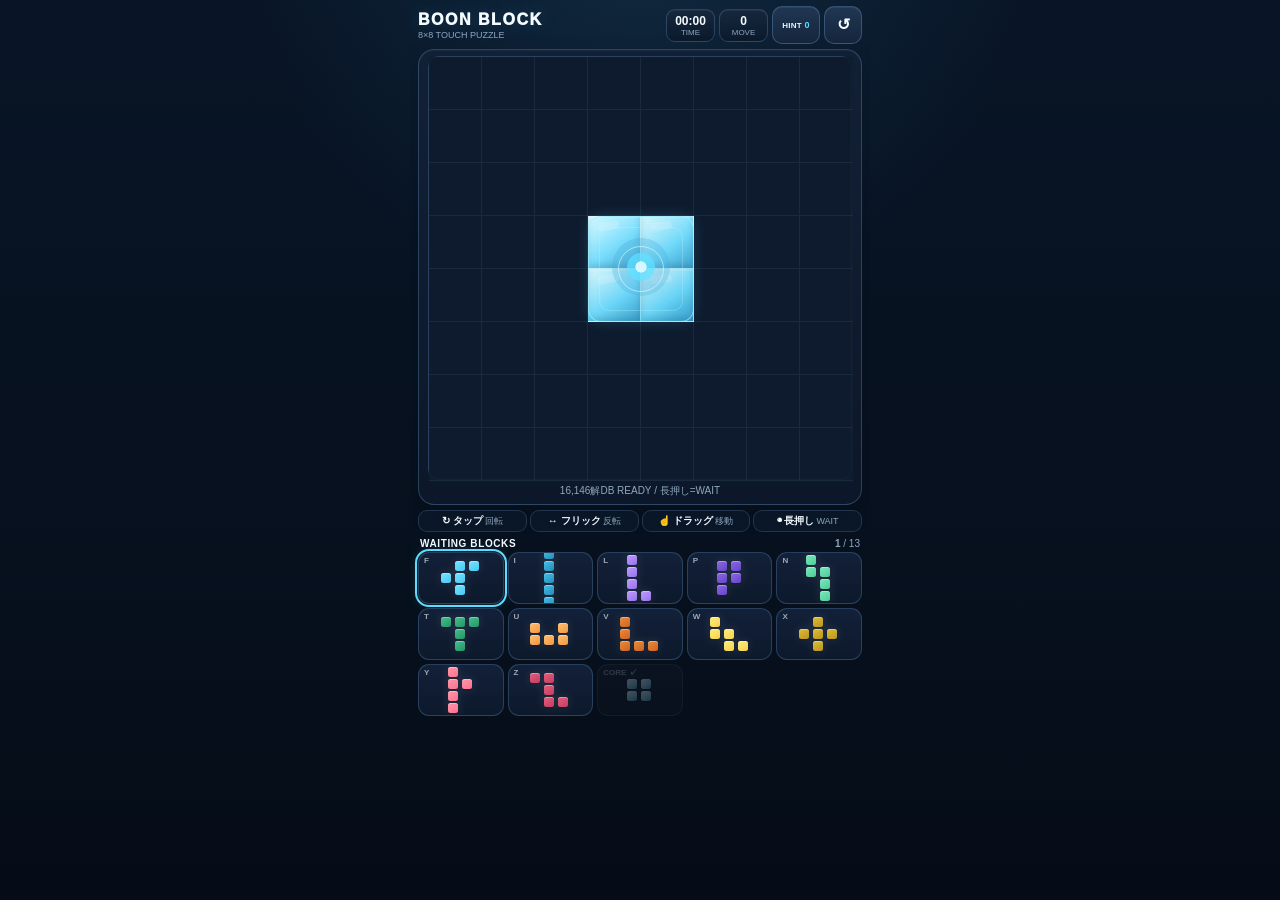
<file: boon-block/index.html>
<!doctype html>
<html lang="ja">
<head>
<meta charset="utf-8">
<meta name="viewport" content="width=device-width,initial-scale=1,viewport-fit=cover,user-scalable=no">
<meta name="theme-color" content="#0b1020">
<meta name="apple-mobile-web-app-capable" content="yes">
<meta name="apple-mobile-web-app-status-bar-style" content="black-translucent">
<meta name="format-detection" content="telephone=no">
<title>BOON BLOCK</title>
<!-- BOON BLOCK live build v22: independently generated 16,146-solution DB -->
<style>
:root{
  --bg:#07111f;--panel:#0f1b2d;--panel2:#17283e;--line:#29415f;--text:#f5fbff;--muted:#8ea7bf;
  --accent:#5ddcff;--accent2:#2fb7e5;--danger:#ff5e78;--ok:#58e0b4;
  --c0:linear-gradient(145deg,#78e4ff,#47c8f4);--c1:linear-gradient(145deg,#46bfe9,#248db9);
  --c2:linear-gradient(145deg,#c09aff,#9673ed);--c3:linear-gradient(145deg,#8c68e6,#6645c8);
  --c4:linear-gradient(145deg,#7be7bd,#4fce98);--c5:linear-gradient(145deg,#45bf88,#24966a);
  --c6:linear-gradient(145deg,#ffc06f,#f39743);--c7:linear-gradient(145deg,#ed8a38,#cc6425);
  --c8:linear-gradient(145deg,#ffed7c,#f5d34d);--c9:linear-gradient(145deg,#dfbd34,#b99520);
  --c10:linear-gradient(145deg,#ff96aa,#ff718d);--c11:linear-gradient(145deg,#e65d7c,#c33e62);
  --core:linear-gradient(145deg,#eaffff,#69dcff 58%,#319dcc);
}
*{box-sizing:border-box;-webkit-tap-highlight-color:transparent}
html,body{margin:0;background:
 radial-gradient(circle at 50% -10%,rgba(64,154,210,.16),transparent 34%),
 linear-gradient(180deg,#081526 0%,var(--bg) 54%,#050c17 100%);
 color:var(--text);font-family:-apple-system,BlinkMacSystemFont,"Segoe UI",sans-serif}
html,body{height:100%;overflow:hidden}
body{min-height:100%;overscroll-behavior:none;user-select:none;-webkit-user-select:none}
button{font:inherit;color:inherit;touch-action:manipulation}
.app{max-width:460px;height:100dvh;margin:0 auto;padding:calc(6px + env(safe-area-inset-top)) 8px calc(6px + env(safe-area-inset-bottom));overflow:hidden;display:flex;flex-direction:column}
.top{display:flex;align-items:center;justify-content:space-between;gap:6px;margin-bottom:5px;flex:0 0 auto}
.brand{font-weight:950;letter-spacing:.095em;font-size:16px;text-shadow:0 0 18px rgba(93,220,255,.18);white-space:nowrap}
.sub{font-size:9px;color:var(--muted);margin-top:1px;white-space:nowrap}
.top-right{display:flex;align-items:center;gap:4px}.stats{display:grid;grid-template-columns:repeat(2,auto);gap:4px}
.stat{background:linear-gradient(180deg,rgba(23,40,62,.94),rgba(12,25,43,.94));border:1px solid rgba(88,130,170,.38);border-radius:9px;padding:4px 6px;text-align:center;min-width:49px;box-shadow:inset 0 1px 0 rgba(255,255,255,.05)}
.stat b{display:block;font-size:12px}.stat span{display:block;color:var(--muted);font-size:8px;margin-top:0}
.board-wrap{background:linear-gradient(180deg,#122036,#0c1829);border:1px solid rgba(83,125,165,.42);border-radius:16px;padding:6px;box-shadow:inset 0 1px 0 rgba(255,255,255,.045),0 8px 22px rgba(0,0,0,.16);flex:0 0 auto}
.board{
  --cell-size:40px;
  display:grid;
  grid-template-columns:repeat(8,var(--cell-size));
  grid-template-rows:repeat(8,var(--cell-size));
  width:calc(var(--cell-size) * 8);
  height:calc(var(--cell-size) * 8);
  margin:0 auto;
  overflow:visible;
  border-radius:11px;
  border:1px solid var(--line);
  background:#091422;
  touch-action:none;
  position:relative;
  box-shadow:inset 0 0 0 1px rgba(108,164,210,.08),inset 0 8px 24px rgba(0,0,0,.25);
}
.cell{
  position:relative;
  width:var(--cell-size);height:var(--cell-size);
  min-width:var(--cell-size);min-height:var(--cell-size);
  max-width:var(--cell-size);max-height:var(--cell-size);
  border:0;border-right:1px solid rgba(116,163,201,.10);border-bottom:1px solid rgba(116,163,201,.10);
  background:rgba(15,29,48,.88);display:flex;align-items:center;justify-content:center;
  font-size:11px;font-weight:900;padding:0;touch-action:none;
  transition:filter .12s ease,opacity .12s ease,transform .12s ease;
}
.cell:nth-child(8n){border-right:0}
.cell.core{background:linear-gradient(145deg,rgba(218,251,255,.9),rgba(73,184,226,.78));border-color:rgba(169,240,255,.42)}
.cell.filled{box-shadow:inset 0 2px 0 rgba(255,255,255,.22),inset 0 -3px 6px rgba(4,12,22,.16)}
.cell.filled::after{content:"";position:absolute;left:18%;top:12%;width:42%;height:16%;border-radius:99px;background:rgba(255,255,255,.22);transform:rotate(-8deg)}
.preview-cell{
  position:absolute;z-index:8;width:var(--cell-size);height:var(--cell-size);
  border-radius:4px;opacity:.50;pointer-events:none;
  outline:2px solid rgba(93,220,255,.92);outline-offset:-2px;
  box-shadow:inset 0 2px 0 rgba(255,255,255,.28),inset 0 -3px 6px rgba(4,12,22,.2),0 0 8px rgba(93,220,255,.18);
}
.preview-cell::after{content:"";position:absolute;left:18%;top:12%;width:42%;height:16%;border-radius:99px;background:rgba(255,255,255,.26);transform:rotate(-8deg)}
.preview-cell.bad{opacity:.48;outline-color:#ff6f88;box-shadow:inset 0 2px 0 rgba(255,255,255,.25),0 0 9px rgba(255,94,120,.22)}
.preview-cell.interactive{pointer-events:auto;touch-action:none;cursor:grab}
.cell.hint-good{outline:2px solid #67e8ff;outline-offset:-3px;filter:brightness(1.18);box-shadow:inset 0 0 12px rgba(93,220,255,.28),0 0 7px rgba(93,220,255,.22)}
.piece.hint-good{opacity:.82!important;filter:saturate(1)!important;outline:2px solid #67e8ff;outline-offset:1px;box-shadow:0 0 14px rgba(93,220,255,.28)}
.cell.hint-focus{filter:brightness(1.35);outline:2px solid #fff3a3;outline-offset:-3px;animation:hintPulse .9s ease-in-out infinite alternate}
.piece.hint-focus{opacity:1!important;filter:saturate(1)!important;outline:2px solid #fff3a3;outline-offset:1px;box-shadow:0 0 16px rgba(255,234,117,.34)}
.cell.hint-bad{outline:2px solid #ff785f;outline-offset:-3px;filter:brightness(1.18);animation:hintBad .72s ease-in-out infinite alternate}
.piece.hint-bad{opacity:.95!important;filter:saturate(1)!important;outline:2px solid #ff785f;outline-offset:1px;box-shadow:0 0 16px rgba(255,94,120,.32);animation:hintBad .72s ease-in-out infinite alternate}
.core-device.hint-good{box-shadow:inset 0 0 24px rgba(93,220,255,.34),0 0 19px rgba(93,220,255,.38)}
.core-device.hint-focus{border-color:#fff3a3;box-shadow:inset 0 0 24px rgba(255,243,163,.2),0 0 20px rgba(255,230,115,.42)}
.core-device.hint-bad{border-color:#ff785f;box-shadow:inset 0 0 24px rgba(255,94,120,.18),0 0 20px rgba(255,94,120,.42);animation:hintBad .72s ease-in-out infinite alternate}
.hint-area-cell{position:absolute;z-index:8;width:var(--cell-size);height:var(--cell-size);pointer-events:none;border-radius:5px;background:rgba(93,220,255,.22);outline:1px solid rgba(116,232,255,.48);outline-offset:-2px;box-shadow:inset 0 0 10px rgba(93,220,255,.16)}
.hint-cell{position:absolute;z-index:9;width:var(--cell-size);height:var(--cell-size);pointer-events:none;border-radius:4px;opacity:.55;outline:2px solid #dffbff;outline-offset:-2px;box-shadow:0 0 12px rgba(93,220,255,.44),inset 0 2px 0 rgba(255,255,255,.28)}
@keyframes hintPulse{from{filter:brightness(1.1)}to{filter:brightness(1.5)}}
@keyframes hintBad{from{filter:brightness(1)}to{filter:brightness(1.42)}}
.cell.confirm-pop{animation:blockLock .22s ease-out}
@keyframes blockLock{0%{transform:scale(.84);filter:brightness(1.35)}70%{transform:scale(1.05)}100%{transform:scale(1)}}
.core-device{position:absolute;z-index:7;width:calc(var(--cell-size) * 2);height:calc(var(--cell-size) * 2);pointer-events:auto;touch-action:none;cursor:grab;border-radius:13px;border:1px solid rgba(158,235,255,.72);background:
 radial-gradient(circle at 50% 48%,rgba(214,249,255,.98) 0 7%,rgba(93,220,255,.78) 8% 18%,rgba(70,162,210,.25) 19% 38%,transparent 39%),
 linear-gradient(145deg,rgba(206,243,255,.22),rgba(42,116,158,.12));
 box-shadow:inset 0 0 20px rgba(93,220,255,.18),0 0 14px rgba(93,220,255,.17)}
.core-device::before,.core-device::after{content:"";position:absolute;inset:10%;border:1px solid rgba(199,244,255,.28);border-radius:10px}
.core-device::after{inset:28%;border-radius:50%;border-color:rgba(226,251,255,.62);box-shadow:0 0 10px rgba(93,220,255,.35)}
.board.clear-pulse .core-device{animation:coreClear .65s ease-out}
.board.clear-pulse .cell.filled{animation:boardCelebrate .45s ease-out}
@keyframes coreClear{0%{filter:brightness(1);transform:scale(1)}45%{filter:brightness(2.2);transform:scale(1.08);box-shadow:0 0 38px rgba(93,220,255,.75)}100%{filter:brightness(1);transform:scale(1)}}
@keyframes boardCelebrate{0%,100%{filter:brightness(1)}50%{filter:brightness(1.28)}}
.msg{min-height:15px;margin:3px 2px 0;color:var(--muted);font-size:10px;text-align:center;line-height:15px}
.msg.ok{color:var(--ok)}.msg.bad{color:var(--danger)}
.hint-mini,.reset-mini{height:38px;border:1px solid rgba(83,125,165,.5);border-radius:10px;background:linear-gradient(180deg,#203652,#15263d);font-weight:900;line-height:1;box-shadow:inset 0 1px 0 rgba(255,255,255,.06);padding:0}
.hint-mini{width:48px;font-size:8px;letter-spacing:.03em;color:#dff9ff}
.hint-mini span{color:var(--accent);font-size:9px}
.reset-mini{width:38px;font-size:16px}
.hint-mini:active,.reset-mini:active,.piece:active{transform:scale(.97)}
.gesture-guide{display:grid;grid-template-columns:repeat(4,1fr);gap:3px;margin-top:5px;flex:0 0 auto}
.gesture-chip{border:1px solid rgba(83,125,165,.30);background:rgba(13,27,46,.68);border-radius:9px;padding:4px 2px;text-align:center;font-size:9px;color:var(--muted);line-height:1.15}
.gesture-chip b{display:inline;color:var(--text);font-size:10px;margin-right:2px}
.tray-head{display:flex;justify-content:space-between;align-items:center;margin:6px 2px 3px;font-size:10px;flex:0 0 auto}
.tray-head strong{letter-spacing:.06em}.tray-head span{color:var(--muted)}
.tray{display:grid;grid-template-columns:repeat(5,minmax(0,1fr));grid-template-rows:repeat(3,minmax(0,1fr));gap:4px;flex:0 0 auto}
.piece{
  position:relative;height:52px;min-height:52px;border:1px solid rgba(83,125,165,.38);border-radius:11px;background:linear-gradient(180deg,#122039,#0d192b);
  padding:4px 3px;display:flex;align-items:center;justify-content:center;
  touch-action:none;overflow:hidden;
}
.piece.selected{outline:2px solid var(--accent);outline-offset:1px;box-shadow:0 0 14px rgba(93,220,255,.18)}.piece.placed{opacity:.28;filter:saturate(.6)}
.piece-name{position:absolute;left:5px;top:4px;font-weight:900;font-size:8px;line-height:1;color:rgba(245,251,255,.62)}
.mini{display:grid;gap:2px;align-items:center;justify-content:center}
.mcell{width:10px;height:10px;border-radius:2.5px;background:#8090ae;box-shadow:inset 0 1px 0 rgba(255,255,255,.34),0 1px 2px rgba(0,0,0,.22)}
.piece .mini{min-width:46px;min-height:42px;place-content:center}
.piece:not(.placed) .mini{filter:drop-shadow(0 0 5px rgba(255,255,255,.12))}
.piece.placed .piece-name::after{content:" ✓";color:var(--ok)}
.drag-visual{
  position:fixed;left:0;top:0;z-index:30;pointer-events:none;display:none;
  filter:drop-shadow(0 12px 14px rgba(0,0,0,.42)) drop-shadow(0 0 10px rgba(93,220,255,.16));opacity:.94;
  transform:translate(-50%,-115%);
}
.drag-visual.show{display:block}
.drag-grid{display:grid;gap:2px}
.drag-cell{width:25px;height:25px;border-radius:6px;border:1px solid rgba(255,255,255,.5);box-shadow:inset 0 2px 0 rgba(255,255,255,.2),inset 0 -3px 5px rgba(0,0,0,.15)}
.hold-ring{position:fixed;left:0;top:0;width:54px;height:54px;z-index:36;pointer-events:none;transform:translate(-50%,-50%);opacity:0;transition:opacity .08s ease}
.hold-ring.show{opacity:1}
.hold-ring svg{width:100%;height:100%;transform:rotate(-90deg);filter:drop-shadow(0 0 6px rgba(93,220,255,.35))}
.hold-ring .track{fill:rgba(7,17,31,.55);stroke:rgba(142,167,191,.28);stroke-width:4}
.hold-ring .progress{fill:none;stroke:#74e8ff;stroke-width:5;stroke-linecap:round;stroke-dasharray:138.23;stroke-dashoffset:138.23}
.hold-ring.show .progress{animation:holdFill .52s linear forwards}
.hold-ring .hold-label{position:absolute;inset:0;display:flex;align-items:center;justify-content:center;font-size:8px;font-weight:950;letter-spacing:.06em;color:#eaffff}
@keyframes holdFill{to{stroke-dashoffset:0}}
.overlay{position:fixed;inset:0;background:rgba(5,8,18,.78);display:none;align-items:center;justify-content:center;padding:24px;z-index:40}
.overlay.show{display:flex}
.clear-card{width:min(360px,100%);background:linear-gradient(180deg,#14253f,#0b1728);border:1px solid rgba(113,184,225,.42);border-radius:24px;padding:24px;text-align:center;box-shadow:0 18px 60px rgba(0,0,0,.38),inset 0 1px 0 rgba(255,255,255,.05)}
.clear-card h2{margin:0;font-size:34px;letter-spacing:.08em;color:#dff9ff;text-shadow:0 0 22px rgba(93,220,255,.45)}.clear-card p{color:var(--muted);line-height:1.6}
.clear-card button{width:100%;min-height:50px;border:0;border-radius:14px;background:var(--accent);color:#06111a;font-weight:900}
@media(max-width:360px){
  .app{padding-left:6px;padding-right:6px}.brand{font-size:14px}.sub{display:none}
  .stat{min-width:44px;padding:3px 4px}.gesture-chip{font-size:8px;padding:3px 1px}.gesture-chip b{font-size:9px}
  .piece{height:48px;min-height:48px}.mini{gap:1px}.mcell{width:8px;height:8px}
  .hint-mini,.reset-mini{height:34px}.hint-mini{width:43px;font-size:7px}.reset-mini{width:34px}
}
</style>
</head>
<body>
<main class="app">
  <header class="top">
    <div>
      <div class="brand">BOON BLOCK</div>
      <div class="sub">8×8 TOUCH PUZZLE</div>
    </div>
    <div class="top-right">
      <div class="stats">
        <div class="stat"><b id="time">00:00</b><span>TIME</span></div>
        <div class="stat"><b id="moves">0</b><span>MOVE</span></div>
      </div>
      <button id="hint" type="button" class="hint-mini" aria-label="ヒント">HINT <span id="hintCount">0</span></button>
      <button id="reset" type="button" class="reset-mini" aria-label="最初から">↺</button>
    </div>
  </header>

  <section class="board-wrap">
    <div id="board" class="board" aria-label="8×8パズル盤"></div>
    <div id="msg" class="msg">長押し=WAIT / HINTは3段階</div>
  </section>

  <section class="gesture-guide" aria-label="操作方法">
    <div class="gesture-chip"><b>↻ タップ</b>回転</div>
    <div class="gesture-chip"><b>↔ フリック</b>反転</div>
    <div class="gesture-chip"><b>☝ ドラッグ</b>移動</div>
    <div class="gesture-chip"><b>◉ 長押し</b>WAIT</div>
  </section>

  <div class="tray-head"><strong>WAITING BLOCKS</strong><span><b id="count">0</b> / 13</span></div>
  <section id="tray" class="tray" aria-label="ピース一覧"></section>
</main>

<div id="dragVisual" class="drag-visual" aria-hidden="true"></div>
<div id="holdRing" class="hold-ring" aria-hidden="true">
  <svg viewBox="0 0 54 54"><circle class="track" cx="27" cy="27" r="22"></circle><circle class="progress" cx="27" cy="27" r="22"></circle></svg>
  <div class="hold-label">WAIT</div>
</div>

<div id="overlay" class="overlay" role="dialog" aria-modal="true" aria-labelledby="clearTitle">
  <div class="clear-card">
    <h2 id="clearTitle">CLEAR!</h2>
    <p id="clearText"></p>
    <button id="again" type="button">もう一度</button>
  </div>
</div>

<script src="solutions.js?v=22"></script>
<script>
(()=>{
const defs={
 F:[[0,1],[0,2],[1,0],[1,1],[2,1]],
 I:[[0,0],[1,0],[2,0],[3,0],[4,0]],
 L:[[0,0],[1,0],[2,0],[3,0],[3,1]],
 P:[[0,0],[0,1],[1,0],[1,1],[2,0]],
 N:[[0,0],[1,0],[1,1],[2,1],[3,1]],
 T:[[0,0],[0,1],[0,2],[1,1],[2,1]],
 U:[[0,0],[0,2],[1,0],[1,1],[1,2]],
 V:[[0,0],[1,0],[2,0],[2,1],[2,2]],
 W:[[0,0],[1,0],[1,1],[2,1],[2,2]],
 X:[[0,1],[1,0],[1,1],[1,2],[2,1]],
 Y:[[0,0],[1,0],[2,0],[3,0],[1,1]],
 Z:[[0,0],[0,1],[1,1],[2,1],[2,2]],
 CORE:[[0,0],[0,1],[1,0],[1,1]]
};
const ids=Object.keys(defs);
const blocked=new Set();
const colors=["var(--c0)","var(--c1)","var(--c2)","var(--c3)","var(--c4)","var(--c5)","var(--c6)","var(--c7)","var(--c8)","var(--c9)","var(--c10)","var(--c11)","var(--core)"];
const $=s=>document.querySelector(s);
const board=$("#board"),tray=$("#tray"),msg=$("#msg");
const timeEl=$("#time"),movesEl=$("#moves"),countEl=$("#count"),overlay=$("#overlay"),clearText=$("#clearText"),dragVisual=$("#dragVisual"),holdRing=$("#holdRing"),hintCountEl=$("#hintCount");

const TAP_MOVE=10;
const DRAG_START=13;
const FLICK_DISTANCE=46;
const FLICK_TIME=280;
const FLICK_RATIO=1.45;
const LONG_PRESS_MS=520;
const LONG_PRESS_MOVE=9;

const norm=s=>{
 const mr=Math.min(...s.map(a=>a[0])),mc=Math.min(...s.map(a=>a[1]));
 return s.map(([r,c])=>[r-mr,c-mc]).sort((a,b)=>a[0]-b[0]||a[1]-b[1]);
};
const rot=s=>norm(s.map(([r,c])=>[c,-r]));
const flip=s=>norm(s.map(([r,c])=>[r,-c]));
const pieces={};ids.forEach(id=>pieces[id]={shape:norm(defs[id]),placed:null,floating:false});
pieces.CORE.placed=[[3,3],[3,4],[4,3],[4,4]];

let selected="F",target=null,moves=0,start=0,timer=0;
let gesture=null,drag=null,justPlaced=null,longPressTimer=null;
let hintCount=0,hintStage=0,hintPlan=null;

function occupied(ignore){
 const m=new Map();
 ids.forEach(id=>{
   if(id===ignore)return;
   const p=pieces[id];
   if(p.placed&&!p.floating)p.placed.forEach(([r,c])=>m.set(r+","+c,id));
 });
 return m;
}
function validFor(id,cells){
 const occ=occupied(id);
 return cells.length===defs[id].length&&cells.every(([r,c])=>r>=0&&r<8&&c>=0&&c<8&&!occ.has(r+","+c));
}
function ghostCells(){
 if(!selected||!target||pieces[selected].placed)return [];
 return pieces[selected].shape.map(([r,c])=>[target.r+r,target.c+c]);
}
function valid(cells){return validFor(selected,cells);}
function setMsg(t,kind=""){msg.textContent=t;msg.className="msg"+(kind?" "+kind:"");}
function fmt(ms){const s=Math.floor(ms/1000),m=Math.floor(s/60);return String(m).padStart(2,"0")+":"+String(s%60).padStart(2,"0");}
function startClock(){if(start)return;start=Date.now();timer=setInterval(()=>timeEl.textContent=fmt(Date.now()-start),500);}
function haptic(ms=12){if(navigator.vibrate)navigator.vibrate(ms);}

function sizeBoard(){
 const app=document.querySelector(".app");
 const wrap=board.parentElement;
 const top=document.querySelector(".top");
 const guide=document.querySelector(".gesture-guide");
 const trayHead=document.querySelector(".tray-head");
 const viewportH=window.visualViewport?window.visualViewport.height:window.innerHeight;
 const css=getComputedStyle(app);
 const padY=parseFloat(css.paddingTop)+parseFloat(css.paddingBottom);
 const fixed=top.offsetHeight+guide.offsetHeight+trayHead.offsetHeight+tray.offsetHeight+padY+54;
 const byHeight=Math.floor((viewportH-fixed)/8);
 const byWidth=Math.floor((wrap.clientWidth-2)/8);
 const cell=Math.max(27,Math.min(53,byWidth,byHeight));
 board.style.setProperty("--cell-size",cell+"px");
}
window.addEventListener("resize",sizeBoard);
if(window.visualViewport)window.visualViewport.addEventListener("resize",sizeBoard);

function bounds(shape){
 return {h:Math.max(...shape.map(a=>a[0]))+1,w:Math.max(...shape.map(a=>a[1]))+1};
}
function mini(shape,big=false){
 const b=bounds(shape),d=document.createElement("div");
 d.className="mini";d.style.gridTemplateColumns="repeat("+b.w+","+(big?14:12)+"px)";
 const set=new Set(shape.map(a=>a.join(",")));
 for(let r=0;r<b.h;r++)for(let c=0;c<b.w;c++){
   const x=document.createElement("span");
   if(set.has(r+","+c))x.className="mcell";
   d.appendChild(x);
 }
 return d;
}
function buildDragVisual(){
 dragVisual.innerHTML="";
 const shape=pieces[selected].shape,b=bounds(shape),g=document.createElement("div");
 g.className="drag-grid";g.style.gridTemplateColumns="repeat("+b.w+",25px)";
 const set=new Set(shape.map(a=>a.join(",")));
 for(let r=0;r<b.h;r++)for(let c=0;c<b.w;c++){
   const x=document.createElement("span");
   if(set.has(r+","+c)){
     x.className="drag-cell";
     x.style.background=colors[ids.indexOf(selected)];
   }else{
     x.style.width="25px";x.style.height="25px";
   }
   g.appendChild(x);
 }
 dragVisual.appendChild(g);
}
function moveDragVisual(x,y){
 dragVisual.style.left=x+"px";
 dragVisual.style.top=y+"px";
}
function targetFromPointer(x,y){
 const rect=board.getBoundingClientRect(),cell=rect.width/8,b=bounds(pieces[selected].shape);
 const liftedY=y-cell*.85;
 const c=Math.floor((x-rect.left)/cell)-Math.floor((b.w-1)/2);
 const r=Math.floor((liftedY-rect.top)/cell)-Math.floor((b.h-1)/2);
 return {r,c};
}
function pointerNearBoard(x,y){
 const r=board.getBoundingClientRect(),pad=34;
 return x>=r.left-pad&&x<=r.right+pad&&y>=r.top-pad&&y<=r.bottom+pad;
}
function placementAnchor(cells){
 return {r:Math.min(...cells.map(a=>a[0])),c:Math.min(...cells.map(a=>a[1]))};
}
const boardKeys=[];
for(let r=0;r<8;r++)for(let c=0;c<8;c++)boardKeys.push(r+","+c);

function uniqueOrients(shape){
 const seen=new Map();
 let a=norm(shape);
 for(let f=0;f<2;f++){
   let t=f?flip(a):a;
   for(let i=0;i<4;i++){
     const n=norm(t),k=n.map(x=>x.join(",")).join(";");
     if(!seen.has(k))seen.set(k,n);
     t=rot(t);
   }
 }
 return [...seen.values()];
}
const hintPlacements={},hintByCell={};
boardKeys.forEach(k=>hintByCell[k]=[]);
ids.forEach(id=>{
 hintPlacements[id]=[];
 uniqueOrients(defs[id]).forEach(shape=>{
   const b=bounds(shape);
   for(let r0=0;r0<=8-b.h;r0++)for(let c0=0;c0<=8-b.w;c0++){
     const cells=shape.map(([r,c])=>[r0+r,c0+c]);
     const p={id,cells,keys:cells.map(([r,c])=>r+","+c)};
     hintPlacements[id].push(p);
     p.keys.forEach(k=>hintByCell[k].push(p));
   }
 });
});


const SOLUTIONS=Array.isArray(window.BOON_SOLUTIONS)?window.BOON_SOLUTIONS:[];
const SOLUTION_TOTAL=Number(window.BOON_SOLUTION_COUNT||SOLUTIONS.length||0);
const pieceIndex=Object.fromEntries(ids.map((id,i)=>[id,i]));
const pieceChars=ids.map(id=>id==="CORE"?"O":id);
const charToPiece={F:0,I:1,L:2,P:3,N:4,T:5,U:6,V:7,W:8,X:9,Y:10,Z:11,O:12};
const dbLo=ids.map(()=>new Uint32Array(SOLUTIONS.length));
const dbHi=ids.map(()=>new Uint32Array(SOLUTIONS.length));

for(let s=0;s<SOLUTIONS.length;s++){
 const row=SOLUTIONS[s];
 for(let i=0;i<64;i++){
   const pi=charToPiece[row[i]];
   if(pi===undefined)continue;
   if(i<32)dbLo[pi][s]=(dbLo[pi][s]|(1<<i))>>>0;
   else dbHi[pi][s]=(dbHi[pi][s]|(1<<(i-32)))>>>0;
 }
}

const INV_T=[0,3,2,1,4,5,6,7];
function transformIndex(i,t){
 const r=Math.floor(i/8),c=i%8;
 let nr=r,nc=c;
 if(t===1){nr=c;nc=7-r;}
 else if(t===2){nr=7-r;nc=7-c;}
 else if(t===3){nr=7-c;nc=r;}
 else if(t===4){nr=r;nc=7-c;}
 else if(t===5){nr=7-r;nc=c;}
 else if(t===6){nr=c;nc=r;}
 else if(t===7){nr=7-c;nc=7-r;}
 return nr*8+nc;
}
function cellsToMask(cells,t=0){
 let lo=0,hi=0;
 for(const [r,c] of cells){
   const x=transformIndex(r*8+c,t);
   if(x<32)lo=(lo|(1<<x))>>>0;
   else hi=(hi|(1<<(x-32)))>>>0;
 }
 return [lo>>>0,hi>>>0];
}
function fixedMaskTable(fixedIds){
 const table={};
 for(const id of fixedIds){
   table[id]=[];
   for(let t=0;t<8;t++)table[id][t]=cellsToMask(pieces[id].placed,INV_T[t]);
 }
 return table;
}
function variantMatches(s,t,fixedIds,table){
 for(const id of fixedIds){
   const pi=pieceIndex[id],m=table[id][t];
   if(dbLo[pi][s]!==m[0]||dbHi[pi][s]!==m[1])return false;
 }
 return true;
}
function matchingVariants(fixedIds){
 if(!SOLUTIONS.length)return {codes:[],solutionCount:0};
 const table=fixedMaskTable(fixedIds),codes=[];
 let solutionCount=0;
 for(let s=0;s<SOLUTIONS.length;s++){
   let any=false;
   for(let t=0;t<8;t++){
     if(variantMatches(s,t,fixedIds,table)){
       codes.push((s<<3)|t);
       any=true;
     }
   }
   if(any)solutionCount++;
 }
 return {codes,solutionCount};
}
function variantPieceCells(code,id){
 const s=code>>3,t=code&7,pi=pieceIndex[id],out=[];
 let lo=dbLo[pi][s]>>>0,hi=dbHi[pi][s]>>>0;
 for(let b=0;b<32;b++)if(((lo>>>b)&1)===1){
   const x=transformIndex(b,t);out.push([Math.floor(x/8),x%8]);
 }
 for(let b=0;b<32;b++)if(((hi>>>b)&1)===1){
   const x=transformIndex(b+32,t);out.push([Math.floor(x/8),x%8]);
 }
 out.sort((a,b)=>a[0]-b[0]||a[1]-b[1]);
 return out;
}
function cellsKey(cells){return cells.map(([r,c])=>r*8+c).sort((a,b)=>a-b).join(",");}
function placementDistribution(codes,id){
 const map=new Map(),heat=new Uint32Array(64);
 for(const code of codes){
   const cells=variantPieceCells(code,id),key=cellsKey(cells);
   let g=map.get(key);
   if(!g){g={cells,count:0};map.set(key,g);}
   g.count++;
   for(const [r,c] of cells)heat[r*8+c]++;
 }
 let best=null;
 for(const g of map.values())if(!best||g.count>best.count)best=g;
 let max=0;for(const n of heat)max=Math.max(max,n);
 const areaCells=[];
 if(max)for(let i=0;i<64;i++)if(heat[i])areaCells.push({r:Math.floor(i/8),c:i%8,score:heat[i]/max});
 return {distinct:map.size,best,areaCells};
}
function chooseNextPiece(codes,choices){
 let pick=null;
 for(const id of choices){
   const d=placementDistribution(codes,id);
   const score=[d.distinct,-(d.best?d.best.count:0)];
   if(!pick||score[0]<pick.score[0]||(score[0]===pick.score[0]&&score[1]<pick.score[1]))pick={id,d,score};
 }
 return pick;
}
function bestRepair(fixedIds){
 if(!fixedIds.length||!SOLUTIONS.length)return null;
 const table=fixedMaskTable(fixedIds);
 let bestScore=-1,groups=new Map();
 for(let s=0;s<SOLUTIONS.length;s++)for(let t=0;t<8;t++){
   const good=[],wrong=[];
   for(const id of fixedIds){
     const pi=pieceIndex[id],m=table[id][t];
     if(dbLo[pi][s]===m[0]&&dbHi[pi][s]===m[1])good.push(id);
     else wrong.push(id);
   }
   const score=good.length;
   if(score<bestScore)continue;
   if(score>bestScore){bestScore=score;groups=new Map();}
   const key=wrong.join("|");
   let g=groups.get(key);
   if(!g){g={wrongIds:wrong,keepIds:good,count:0,code:(s<<3)|t};groups.set(key,g);}
   g.count++;
 }
 let chosen=null;
 for(const g of groups.values())if(!chosen||g.count>chosen.count)chosen=g;
 if(!chosen)return null;
 const recovered=matchingVariants(chosen.keepIds);
 const focus=chooseNextPiece(recovered.codes,chosen.wrongIds);
 return {
   type:"repair",
   wrongIds:chosen.wrongIds,
   goodIds:chosen.keepIds,
   candidateCount:recovered.solutionCount,
   variantCount:recovered.codes.length,
   piece:focus?focus.id:chosen.wrongIds[0],
   areaCells:focus?focus.d.areaCells:[],
   cells:focus&&focus.d.best?focus.d.best.cells:variantPieceCells(chosen.code,chosen.wrongIds[0]),
   placementCount:focus?focus.d.distinct:1
 };
}
function buildHintPlan(){
 if(!SOLUTIONS.length)return {type:"loading"};
 const fixedIds=ids.filter(id=>pieces[id].placed&&!pieces[id].floating);
 const matched=matchingVariants(fixedIds);
 if(matched.codes.length){
   const choices=ids.filter(id=>!pieces[id].placed||pieces[id].floating);
   const focus=choices.length?chooseNextPiece(matched.codes,choices):null;
   return {
     type:"route",
     goodIds:fixedIds,
     wrongIds:[],
     candidateCount:matched.solutionCount,
     variantCount:matched.codes.length,
     piece:focus?focus.id:null,
     areaCells:focus?focus.d.areaCells:[],
     cells:focus&&focus.d.best?focus.d.best.cells:null,
     placementCount:focus?focus.d.distinct:0
   };
 }
 return bestRepair(fixedIds)||{type:"none"};
}
function resetHintPlan(){
 hintStage=0;
 hintPlan=null;
}
function useHint(){
 if(!SOLUTIONS.length){
   setMsg("HINT：16,146解DBを読み込めませんでした","bad");
   haptic(18);
   return;
 }
 if(hintStage===0||hintStage>=3||!hintPlan){
   hintPlan=buildHintPlan();
   hintStage=0;
 }
 if(!hintPlan||hintPlan.type==="none"){
   setMsg("HINT：正解ルートを特定できませんでした","bad");
   haptic(18);
   return;
 }
 hintCount++;
 hintCountEl.textContent=hintCount;
 hintStage++;
 renderAll();

 if(hintPlan.type==="repair"){
   const names=hintPlan.wrongIds.join("・");
   if(hintStage===1)setMsg("候補0｜赤:"+names+" → 修正後 "+hintPlan.candidateCount+"通り","bad");
   else if(hintStage===2)setMsg(hintPlan.piece+"：置き直し候補 "+hintPlan.placementCount+"パターン","ok");
   else setMsg(hintPlan.piece+"：有力な置き直し位置","ok");
 }else{
   const n=hintPlan.candidateCount.toLocaleString("ja-JP");
   if(hintStage===1){
     setMsg("候補 "+n+"/"+SOLUTION_TOTAL.toLocaleString("ja-JP")+"｜シアン=OK"+(hintPlan.piece?"｜次 "+hintPlan.piece:""),"ok");
   }else if(hintStage===2){
     setMsg(hintPlan.piece+"：候補エリア "+hintPlan.placementCount+"パターン","ok");
   }else{
     setMsg(hintPlan.piece+"：有力な正解位置","ok");
   }
 }
 haptic(10);
}
function transformPiece(id,kind){
 resetHintPlan();
 selected=id;
 if(id==="CORE"){
   renderAll();
   setMsg("COREは2×2のまま動かせます","ok");
   haptic();
   return;
 }
 const p=pieces[id],nextShape=kind==="rotate"?rot(p.shape):flip(p.shape);
 if(p.placed){
   const a=placementAnchor(p.placed);
   const cells=nextShape.map(([r,c])=>[a.r+r,a.c+c]);
   p.shape=nextShape;
   p.placed=cells;
   p.floating=!validFor(id,cells);
   if(!p.floating)justPlaced=id;
 }else{
   p.shape=nextShape;
 }
 target=null;
 renderAll();
 if(p.floating){
   setMsg((kind==="rotate"?"↻ 回転":"↔ 反転")+"：重なり・はみ出しは仮表示中","bad");
 }else{
   setMsg(kind==="rotate"?"↻ 回転":"↔ 反転","ok");
 }
 haptic();
}

function showHoldRing(x,y){
 holdRing.style.left=x+"px";
 holdRing.style.top=y+"px";
 holdRing.classList.remove("show");
 void holdRing.offsetWidth;
 holdRing.classList.add("show");
}
function clearLongPress(){
 if(longPressTimer){
   clearTimeout(longPressTimer);
   longPressTimer=null;
 }
 holdRing.classList.remove("show");
}
function armLongPress(id,pointerId,x,y){
 clearLongPress();
 if(!pieces[id].placed)return;
 showHoldRing(x,y);
 longPressTimer=setTimeout(()=>{
   if(!gesture||gesture.id!==id||gesture.pointerId!==pointerId||gesture.dragging)return;
   const dx=gesture.lastX-gesture.startX,dy=gesture.lastY-gesture.startY;
   if(Math.hypot(dx,dy)>LONG_PRESS_MOVE)return;
   gesture=null;
   longPressTimer=null;
   holdRing.classList.remove("show");
   returnToWait(id);
 },LONG_PRESS_MS);
}
function beginGesture(id,e){
 if(e.pointerType==="mouse"&&e.button!==0)return;
 e.preventDefault();
 selected=id;
 target=null;
 gesture={
   id,pointerId:e.pointerId,
   startX:e.clientX,startY:e.clientY,lastX:e.clientX,lastY:e.clientY,
   startTime:performance.now(),dragging:false,
   originalPlacement:pieces[id].placed?pieces[id].placed.map(a=>[...a]):null,
   originalFloating:!!pieces[id].floating
 };
 armLongPress(id,e.pointerId,e.clientX,e.clientY);
 if(pieces[id].placed)setMsg("そのまま長押しで WAIT に戻せます");
 renderTray();
}
function beginDrag(){
 if(!gesture||gesture.dragging)return;
 clearLongPress();
 resetHintPlan();
 gesture.dragging=true;
 selected=gesture.id;
 if(pieces[selected].placed)pieces[selected].placed=null;
 pieces[selected].floating=false;
 drag={id:selected,pointerId:gesture.pointerId};
 buildDragVisual();
 dragVisual.classList.add("show");
 renderAll();
 setMsg("そのまま盤面へ");
}
function updateDragTarget(x,y){
 if(!drag)return;
 moveDragVisual(x,y);
 if(pointerNearBoard(x,y)){
   target=targetFromPointer(x,y);
   renderBoard();
   setMsg(valid(ghostCells())?"ここで離すと置けます":"そこには置けません",valid(ghostCells())?"ok":"bad");
 }else{
   target=null;
   renderBoard();
 }
}
function restoreOriginal(){
 if(!gesture)return;
 if(gesture.originalPlacement)pieces[gesture.id].placed=gesture.originalPlacement.map(a=>[...a]);
 pieces[gesture.id].floating=!!gesture.originalFloating;
 target=null;
 drag=null;
 dragVisual.classList.remove("show");
}
function returnToWait(id){
 resetHintPlan();
 pieces[id].placed=null;
 pieces[id].floating=false;
 selected=id;
 target=null;
 drag=null;
 dragVisual.classList.remove("show");
 renderAll();
 setMsg(id+" を WAIT に戻しました","ok");
 haptic(16);
}
function lockSelected(){
 resetHintPlan();
 const cells=ghostCells();
 if(!valid(cells))return false;
 startClock();
 const lockedId=selected;
 pieces[lockedId].placed=cells.map(a=>[...a]);
 pieces[lockedId].floating=false;
 justPlaced=lockedId;
 moves++;movesEl.textContent=moves;
 const next=ids.find(id=>!pieces[id].placed);
 target=null;
 if(next)selected=next;
 drag=null;
 dragVisual.classList.remove("show");
 renderAll();
 setMsg("カチッ！","ok");
 haptic(18);
 if(ids.every(id=>pieces[id].placed&&!pieces[id].floating)){
   clearInterval(timer);timeEl.textContent=fmt(Date.now()-start);
   clearText.textContent="TIME "+timeEl.textContent+" / MOVE "+moves+" / HINT "+hintCount;
   board.classList.add("clear-pulse");
   haptic(35);
   setTimeout(()=>overlay.classList.add("show"),620);
 }
 return true;
}
function finishGesture(e){
 if(!gesture||e.pointerId!==gesture.pointerId)return;
 clearLongPress();
 const g=gesture;
 const dx=e.clientX-g.startX,dy=e.clientY-g.startY;
 const ax=Math.abs(dx),ay=Math.abs(dy),dist=Math.hypot(dx,dy);
 const dt=performance.now()-g.startTime;
 const isFlick=ax>=FLICK_DISTANCE&&dt<=FLICK_TIME&&ax>ay*FLICK_RATIO;

 if(isFlick){
   if(g.dragging)restoreOriginal();
   gesture=null;
   transformPiece(g.id,"flip");
   return;
 }

 if(g.dragging){
   if(target&&valid(ghostCells())){
     gesture=null;
     lockSelected();
   }else{
     restoreOriginal();
     gesture=null;
     renderAll();
     setMsg(target?"そこには置けません":"元の位置に戻しました",target?"bad":"");
   }
   return;
 }

 gesture=null;
 if(dist<=TAP_MOVE){
   transformPiece(g.id,"rotate");
 }else{
   setMsg("ドラッグで移動 / 横フリックで反転");
 }
}

function addPreviewCells(cells,id,bad=false,interactive=false){
 cells.forEach(([r,c])=>{
   const x=document.createElement("div");
   x.className="preview-cell"+(bad?" bad":"")+(interactive?" interactive":"");
   x.style.left="calc(var(--cell-size) * "+c+")";
   x.style.top="calc(var(--cell-size) * "+r+")";
   x.style.background=colors[ids.indexOf(id)];
   if(interactive)x.addEventListener("pointerdown",e=>beginGesture(id,e));
   board.appendChild(x);
 });
}
function renderBoard(){
 board.innerHTML="";
 const occ=occupied();
 for(let r=0;r<8;r++)for(let c=0;c<8;c++){
   const k=r+","+c,v=occ.get(k),b=document.createElement("button");
   b.type="button";b.className="cell";b.setAttribute("aria-label",(r+1)+"行 "+(c+1)+"列");
   if(v){
     b.classList.add("filled");b.dataset.piece=v;b.style.background=colors[ids.indexOf(v)];
     if(v==="CORE")b.classList.add("core");
     if(v===justPlaced)b.classList.add("confirm-pop");
     if(hintPlan&&hintStage>=1){
       if(hintPlan.goodIds&&hintPlan.goodIds.includes(v))b.classList.add("hint-good");
       if(hintPlan.wrongIds&&hintPlan.wrongIds.includes(v)&&!(hintStage>=2&&v===hintPlan.piece))b.classList.add("hint-bad");
       if(hintStage>=2&&v===hintPlan.piece)b.classList.add("hint-focus");
     }
   }
   b.addEventListener("pointerdown",e=>{
     if(v)beginGesture(v,e);
   });
   board.appendChild(b);
 }
 const cp=pieces.CORE;
 if(cp.placed&&!cp.floating){
   const a=placementAnchor(cp.placed);
   const core=document.createElement("div");
   core.className="core-device";
   if(hintPlan&&hintStage>=1){
     if(hintPlan.goodIds&&hintPlan.goodIds.includes("CORE"))core.classList.add("hint-good");
     if(hintPlan.wrongIds&&hintPlan.wrongIds.includes("CORE")&&!(hintStage>=2&&hintPlan.piece==="CORE"))core.classList.add("hint-bad");
     if(hintStage>=2&&hintPlan.piece==="CORE")core.classList.add("hint-focus");
   }
   core.style.left="calc(var(--cell-size) * "+a.c+")";
   core.style.top="calc(var(--cell-size) * "+a.r+")";
   core.setAttribute("aria-label","CORE 2×2");
   core.addEventListener("pointerdown",e=>beginGesture("CORE",e));
   board.appendChild(core);
 }

 const ghost=ghostCells();
 if(ghost.length)addPreviewCells(ghost,selected,!valid(ghost),false);

 ids.forEach(id=>{
   const p=pieces[id];
   if(p.floating&&p.placed)addPreviewCells(p.placed,id,true,true);
 });

 if(hintPlan&&hintStage===2&&hintPlan.areaCells&&hintPlan.areaCells.length){
   hintPlan.areaCells.forEach(a=>{
     const x=document.createElement("div");
     x.className="hint-area-cell";
     x.style.left="calc(var(--cell-size) * "+a.c+")";
     x.style.top="calc(var(--cell-size) * "+a.r+")";
     x.style.opacity=String(.16+.58*a.score);
     board.appendChild(x);
   });
 }
 if(hintPlan&&hintStage>=3&&hintPlan.cells&&hintPlan.piece){
   hintPlan.cells.forEach(([r,c])=>{
     const x=document.createElement("div");
     x.className="hint-cell";
     x.style.left="calc(var(--cell-size) * "+c+")";
     x.style.top="calc(var(--cell-size) * "+r+")";
     x.style.background=colors[ids.indexOf(hintPlan.piece)];
     board.appendChild(x);
   });
 }

 if(justPlaced)setTimeout(()=>{justPlaced=null;},260);
}
function renderTray(){
 tray.innerHTML="";
 ids.forEach((id,i)=>{
   const b=document.createElement("button");
   b.type="button";b.className="piece";
   if(id===selected)b.classList.add("selected");
   if(hintPlan&&hintStage>=1){
     if(hintPlan.goodIds&&hintPlan.goodIds.includes(id))b.classList.add("hint-good");
     if(hintPlan.wrongIds&&hintPlan.wrongIds.includes(id)&&!(hintStage>=2&&id===hintPlan.piece))b.classList.add("hint-bad");
     if(id===hintPlan.piece)b.classList.add("hint-focus");
   }
   if(pieces[id].placed&&!pieces[id].floating)b.classList.add("placed");
   if(pieces[id].floating)b.classList.add("selected");
   const n=document.createElement("span");n.className="piece-name";n.textContent=id==="CORE"?"CORE":id;
   const m=mini(pieces[id].shape);m.querySelectorAll(".mcell").forEach(x=>x.style.background=colors[i]);
   b.append(n,m);
   b.addEventListener("pointerdown",e=>beginGesture(id,e));
   tray.appendChild(b);
 });
 countEl.textContent=ids.filter(id=>pieces[id].placed&&!pieces[id].floating).length;
}
function renderAll(){renderBoard();renderTray();requestAnimationFrame(sizeBoard);}

window.addEventListener("pointermove",e=>{
 if(!gesture||e.pointerId!==gesture.pointerId)return;
 e.preventDefault();
 gesture.lastX=e.clientX;gesture.lastY=e.clientY;
 const dx=e.clientX-gesture.startX,dy=e.clientY-gesture.startY;
 const dist=Math.hypot(dx,dy);
 if(dist>LONG_PRESS_MOVE)clearLongPress();
 if(!gesture.dragging&&dist>=DRAG_START)beginDrag();
 if(gesture.dragging)updateDragTarget(e.clientX,e.clientY);
},{passive:false});

window.addEventListener("pointerup",finishGesture);
window.addEventListener("pointercancel",e=>{
 if(!gesture||e.pointerId!==gesture.pointerId)return;
 clearLongPress();
 if(gesture.dragging)restoreOriginal();
 gesture=null;
 renderAll();
 setMsg("操作をキャンセルしました");
});

function reset(){
 clearInterval(timer);
 clearLongPress();
 start=0;timer=0;moves=0;
 movesEl.textContent="0";timeEl.textContent="00:00";
 ids.forEach(id=>{pieces[id].shape=norm(defs[id]);pieces[id].placed=null;pieces[id].floating=false;});
 pieces.CORE.placed=[[3,3],[3,4],[4,3],[4,4]];
 selected="F";target=null;gesture=null;drag=null;justPlaced=null;
 hintCount=0;hintCountEl.textContent="0";resetHintPlan();
 holdRing.classList.remove("show");
 dragVisual.classList.remove("show");
 overlay.classList.remove("show");
 board.classList.remove("clear-pulse");
 setMsg("タップ=回転 / 横フリック=反転 / ドラッグ=移動 / 長押し=WAIT");
 renderAll();
}
$("#hint").addEventListener("click",useHint);
$("#reset").addEventListener("click",reset);
$("#again").addEventListener("click",reset);

renderAll();
requestAnimationFrame(sizeBoard);
setMsg(SOLUTION_TOTAL.toLocaleString("ja-JP")+"解DB READY / 長押し=WAIT");
})();
</script>
</body>
</html>
</file>
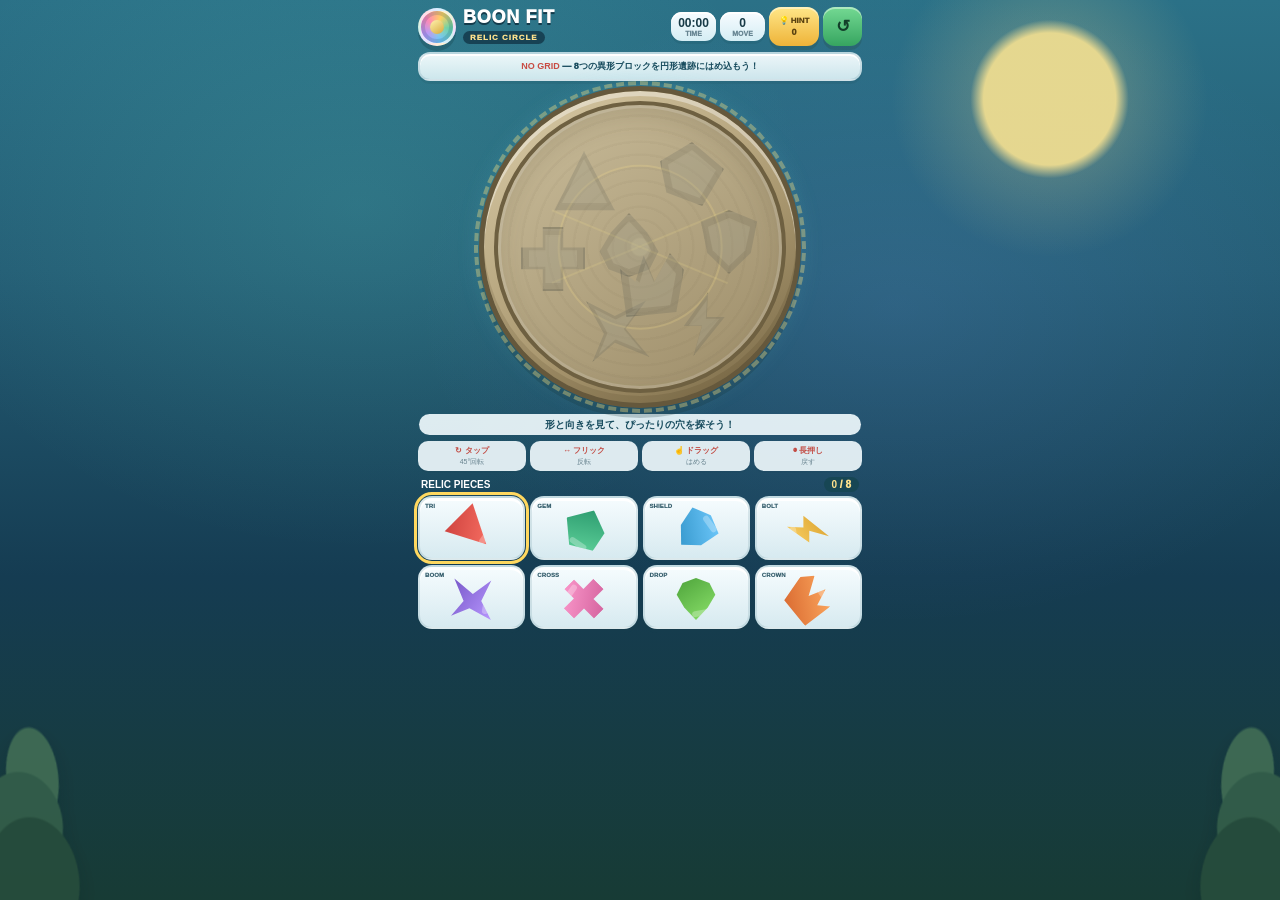
<file: boon-fit/index.html>
<!doctype html>
<html lang="ja">
<head>
<meta charset="utf-8">
<meta name="viewport" content="width=device-width,initial-scale=1,viewport-fit=cover,user-scalable=no">
<meta name="theme-color" content="#184d63">
<meta name="apple-mobile-web-app-capable" content="yes">
<meta name="apple-mobile-web-app-status-bar-style" content="black-translucent">
<title>BOON FIT — RELIC CIRCLE</title>
<!-- BOON FIT v1: no-grid irregular shape fitting puzzle -->
<style>
:root{
  --sky:#2b7187;--sky2:#153c52;--stone:#c9b994;--stone2:#887957;--ink:#173a46;
  --gold1:#fff2a6;--gold2:#e8bd4c;--gold3:#93671d;
  --p0:linear-gradient(145deg,#ff7769,#ce423e);
  --p1:linear-gradient(145deg,#62d59d,#26956a);
  --p2:linear-gradient(145deg,#73ccff,#2b8fc4);
  --p3:linear-gradient(145deg,#ffd76c,#d59b27);
  --p4:linear-gradient(145deg,#b998ff,#7556c7);
  --p5:linear-gradient(145deg,#ff9ed0,#cf5c98);
  --p6:linear-gradient(145deg,#8de36c,#4ca23a);
  --p7:linear-gradient(145deg,#ffad62,#d7662e);
}
*{box-sizing:border-box;-webkit-tap-highlight-color:transparent}
html,body{height:100%;margin:0;overflow:hidden}
body{
  min-height:100%;overscroll-behavior:none;user-select:none;-webkit-user-select:none;
  font-family:-apple-system,BlinkMacSystemFont,"Segoe UI",sans-serif;color:#fff;
  background:
    radial-gradient(circle at 82% 11%,rgba(255,230,145,.88) 0 5%,rgba(255,230,145,.16) 6%,transparent 12%),
    radial-gradient(ellipse at 28% 23%,rgba(105,234,205,.14),transparent 35%),
    radial-gradient(ellipse at 70% 34%,rgba(132,164,255,.13),transparent 38%),
    linear-gradient(180deg,var(--sky),#245d75 30%,var(--sky2) 64%,#173b35 100%);
}
body::before,body::after{
  content:"";position:fixed;z-index:0;pointer-events:none;bottom:-80px;width:210px;height:260px;
  background:
    radial-gradient(ellipse at 45% 62%,#294f3c 0 28%,transparent 29%),
    radial-gradient(ellipse at 42% 40%,#37634b 0 24%,transparent 25%),
    radial-gradient(ellipse at 50% 22%,#467457 0 17%,transparent 18%);
  opacity:.8;filter:drop-shadow(0 10px 10px rgba(7,25,28,.25))
}
body::before{left:-65px;transform:rotate(-6deg)}
body::after{right:-65px;transform:scaleX(-1) rotate(-6deg)}
button{font:inherit;touch-action:manipulation}
.app{
  position:relative;z-index:1;width:min(460px,100%);height:100dvh;margin:0 auto;
  padding:calc(7px + env(safe-area-inset-top)) 8px calc(7px + env(safe-area-inset-bottom));
  display:flex;flex-direction:column;overflow:hidden
}
.top{display:flex;align-items:center;justify-content:space-between;gap:5px;margin-bottom:6px;flex:0 0 auto}
.brand-wrap{display:flex;align-items:center;gap:7px;min-width:0}
.brand-mark{
  width:38px;height:38px;flex:0 0 auto;border-radius:50%;
  background:conic-gradient(from 22.5deg,#ffcf61,#65d1ac,#6ec6ff,#b692ff,#ff83ba,#ffcf61);
  border:3px solid rgba(255,255,255,.72);box-shadow:inset 0 0 0 4px rgba(31,79,90,.18),0 5px 0 rgba(15,48,57,.24);
  position:relative
}
.brand-mark::after{
  content:"";position:absolute;inset:9px;border-radius:50%;background:linear-gradient(145deg,#fff3af,#d6a83c);
  box-shadow:0 0 8px rgba(255,224,108,.55)
}
.brand{font-size:18px;font-weight:1000;line-height:.95;letter-spacing:.04em;text-shadow:0 2px 0 #143b4b;white-space:nowrap}
.sub{display:inline-block;margin-top:4px;padding:2px 7px;border-radius:999px;background:#174254;color:#ffe28d;font-size:8px;font-weight:1000;letter-spacing:.12em}
.top-right{display:flex;align-items:center;gap:4px}
.stats{display:grid;grid-template-columns:repeat(2,auto);gap:4px}
.stat{min-width:45px;padding:4px 5px;border-radius:11px;text-align:center;background:linear-gradient(#f7fcff,#d5edf4);color:var(--ink);box-shadow:inset 0 2px #fff,0 3px 0 rgba(18,61,74,.13)}
.stat b{display:block;font-size:12px}.stat span{display:block;font-size:7px;color:#678592;font-weight:1000}
.hint-mini,.reset-mini{height:39px;border:0;border-radius:12px;padding:0;font-weight:1000;box-shadow:inset 0 2px rgba(255,255,255,.42),0 4px 0 rgba(37,64,37,.18)}
.hint-mini{width:50px;background:linear-gradient(#ffe789,#eeb338);color:#5a4210;font-size:8px}
.hint-mini span{display:block;font-size:9px;margin-top:2px}
.reset-mini{width:39px;background:linear-gradient(#74d993,#36a560);color:#123e29;font-size:17px}
.quest{
  flex:0 0 auto;margin-bottom:5px;padding:6px 8px;border-radius:12px;text-align:center;
  background:linear-gradient(180deg,rgba(243,251,253,.97),rgba(211,234,240,.97));
  color:#174b5d;font-size:9px;font-weight:1000;border:2px solid rgba(55,110,129,.14);
  box-shadow:inset 0 2px 0 #fff,0 3px 0 rgba(19,57,70,.10)
}
.quest strong{color:#c84c44}
.board-wrap{
  position:relative;flex:0 0 auto;margin:0 auto;padding:10px;border-radius:50%;
  background:linear-gradient(145deg,#dbcda9,#aa9870 58%,#756543);
  border:5px solid #65583c;
  box-shadow:inset 0 5px 0 rgba(255,255,255,.38),inset 0 -7px 0 rgba(64,49,26,.14),0 10px 0 rgba(18,47,52,.22),0 0 25px rgba(118,225,234,.13)
}
.board-wrap::before{
  content:"";position:absolute;inset:-10px;border:4px dashed rgba(255,226,127,.36);border-radius:50%;pointer-events:none
}
.board{
  --board:292px;position:relative;width:var(--board);height:var(--board);border-radius:50%;overflow:hidden;touch-action:none;
  background:
    radial-gradient(circle at 50% 50%,rgba(255,244,188,.16) 0 4%,transparent 5%),
    repeating-radial-gradient(circle,rgba(78,65,40,.04) 0 2px,transparent 3px 13px),
    linear-gradient(145deg,#cabd9b,#9c8c68);
  border:4px solid #6e6041;
  box-shadow:inset 0 0 0 3px rgba(255,255,255,.16),inset 0 10px 25px rgba(69,56,31,.16)
}
.rune{
  position:absolute;left:50%;top:50%;width:58%;height:58%;transform:translate(-50%,-50%);
  border:2px solid rgba(255,228,136,.19);border-radius:50%;pointer-events:none
}
.rune::before,.rune::after{
  content:"";position:absolute;left:50%;top:50%;width:118%;height:2px;background:rgba(255,229,143,.14);transform:translate(-50%,-50%) rotate(22.5deg)
}
.rune::after{transform:translate(-50%,-50%) rotate(-22.5deg)}
.socket,.board-piece{
  position:absolute;width:64px;height:64px;border:0;padding:0;transform-origin:50% 50%;touch-action:none
}
.socket{
  background:rgba(64,67,60,.18);filter:drop-shadow(0 2px 0 rgba(255,255,255,.18));
  outline:2px solid rgba(70,72,60,.16);outline-offset:-2px
}
.socket::after{
  content:"";position:absolute;inset:8px;background:rgba(255,246,206,.11);clip-path:inherit
}
.socket.hint{filter:drop-shadow(0 0 8px rgba(255,229,96,.95));background:rgba(255,221,91,.28);animation:pulse .7s ease-in-out infinite alternate}
.board-piece{
  z-index:5;filter:drop-shadow(0 4px 2px rgba(41,51,42,.22));transition:left .16s ease,top .16s ease,transform .16s ease,filter .16s
}
.board-piece::after,.tray-shape::after,.drag-shape::after{
  content:"";position:absolute;left:15%;top:10%;width:45%;height:15%;border-radius:99px;background:rgba(255,255,255,.28);transform:rotate(-10deg)
}
.board-piece.pop{animation:lock .24s ease-out}
@keyframes lock{0%{scale:.78;filter:brightness(1.5)}70%{scale:1.08}100%{scale:1}}
@keyframes pulse{from{filter:drop-shadow(0 0 4px rgba(255,229,96,.6))}to{filter:drop-shadow(0 0 12px rgba(255,229,96,1))}}
.shape-triangle{clip-path:polygon(50% 2%,98% 94%,4% 94%)}
.shape-diamond{clip-path:polygon(50% 0,100% 42%,66% 100%,10% 79%,0 30%)}
.shape-shield{clip-path:polygon(50% 0,94% 18%,84% 67%,50% 100%,16% 67%,6% 18%)}
.shape-bolt{clip-path:polygon(58% 0,20% 53%,48% 53%,35% 100%,84% 39%,56% 39%)}
.shape-boom{clip-path:polygon(0 5%,45% 28%,94% 4%,62% 48%,99% 92%,45% 70%,10% 100%,28% 56%)}
.shape-cross{clip-path:polygon(34% 0,66% 0,66% 32%,100% 32%,100% 66%,66% 66%,66% 100%,34% 100%,34% 66%,0 66%,0 32%,34% 32%)}
.shape-drop{clip-path:polygon(50% 0,78% 30%,96% 60%,82% 88%,50% 100%,18% 88%,4% 60%,22% 30%)}
.shape-crown{clip-path:polygon(0 25%,24% 45%,37% 4%,54% 44%,78% 0,100% 26%,88% 92%,10% 100%)}
.board.clearing .socket{background:rgba(255,220,87,.20)}
.board.clearing .board-piece{
  background:linear-gradient(145deg,var(--gold1),var(--gold2) 55%,var(--gold3))!important;
  animation:golden .7s ease-out forwards;animation-delay:var(--delay,0ms)
}
@keyframes golden{0%{filter:brightness(1)}45%{filter:brightness(1.75) drop-shadow(0 0 12px #ffe27b)}100%{filter:brightness(1.08) drop-shadow(0 0 6px rgba(255,221,98,.55))}}
.msg{
  flex:0 0 auto;min-height:21px;margin:6px 1px 0;padding:2px 7px;border-radius:999px;
  background:rgba(238,249,252,.92);color:#174b5d;font-size:10px;line-height:17px;text-align:center;font-weight:1000;
  white-space:nowrap;overflow:hidden;text-overflow:ellipsis
}
.msg.ok{background:rgba(220,249,227,.94);color:#1c5c3b}.msg.bad{background:rgba(255,225,225,.94);color:#913333}
.guide{display:grid;grid-template-columns:repeat(4,1fr);gap:4px;margin-top:6px;flex:0 0 auto}
.guide div{padding:4px 1px;border-radius:10px;background:rgba(240,250,253,.91);color:#68838f;text-align:center;font-size:7px;box-shadow:0 2px 0 rgba(20,58,70,.08)}
.guide b{display:block;color:#c24a42;font-size:8px;margin-bottom:1px}
.tray-head{display:flex;align-items:center;justify-content:space-between;margin:6px 3px 4px;flex:0 0 auto;font-size:10px;font-weight:1000}
.tray-head span{background:#174654;color:#ffe28d;border-radius:999px;padding:2px 8px}
.tray{display:grid;grid-template-columns:repeat(4,1fr);grid-template-rows:repeat(2,64px);gap:5px;flex:0 0 auto}
.piece{
  position:relative;border:2px solid rgba(60,111,127,.14);border-radius:14px;background:linear-gradient(#f6fcfe,#d7eaf0);
  box-shadow:inset 0 3px #fff,0 4px 0 rgba(23,63,75,.11);overflow:hidden;touch-action:none
}
.piece.selected{outline:3px solid #ffd85f;outline-offset:1px}
.piece.placed{opacity:.30}
.piece-name{position:absolute;left:5px;top:5px;color:#3a6270;font-size:6px;font-weight:1000;letter-spacing:.02em}
.tray-shape{position:absolute;left:50%;top:54%;width:42px;height:42px;transform:translate(-50%,-50%);transform-origin:50% 50%}
.drag-shape{
  position:fixed;z-index:35;left:0;top:0;width:68px;height:68px;display:none;pointer-events:none;
  transform:translate(-50%,-115%);filter:drop-shadow(0 10px 8px rgba(26,43,45,.28));transform-origin:50% 50%
}
.drag-shape.show{display:block}
.hold-ring{position:fixed;z-index:36;width:56px;height:56px;left:0;top:0;transform:translate(-50%,-50%);pointer-events:none;opacity:0}
.hold-ring.show{opacity:1}
.hold-ring svg{width:100%;height:100%;transform:rotate(-90deg)}
.hold-ring circle{fill:none;stroke-width:5}.hold-ring .track{stroke:rgba(14,58,67,.32)}.hold-ring .prog{stroke:#ffe36c;stroke-dasharray:138.2;stroke-dashoffset:138.2;stroke-linecap:round}
.hold-ring.show .prog{animation:hold .52s linear forwards}@keyframes hold{to{stroke-dashoffset:0}}
.overlay{position:fixed;z-index:50;inset:0;display:none;align-items:center;justify-content:center;padding:24px;background:rgba(7,34,45,.82);backdrop-filter:blur(5px)}
.overlay.show{display:flex}
.card{width:min(350px,100%);padding:25px;border-radius:27px;text-align:center;background:linear-gradient(#f9fdff,#d8edf3);border:4px solid #d7a43d;box-shadow:inset 0 4px #fff,0 12px 0 rgba(20,57,68,.14),0 25px 70px rgba(3,28,39,.34)}
.medal{width:86px;height:86px;margin:0 auto 8px;border-radius:50%;background:conic-gradient(#ffe990,#e9b93e,#fff1a6,#b97d21,#ffe990);box-shadow:inset 0 0 0 10px rgba(255,255,255,.22),0 0 22px rgba(255,214,83,.55)}
.card h2{margin:0;color:#b67b22;font-size:28px}.card p{color:#315f70;font-weight:1000}.card button{width:100%;height:49px;border:0;border-radius:15px;background:linear-gradient(#72d993,#36a560);color:#123f29;font-weight:1000;box-shadow:inset 0 3px rgba(255,255,255,.35),0 5px 0 rgba(33,100,61,.24)}
@media(max-width:370px){
  .board{--board:262px}.socket,.board-piece{width:58px;height:58px}
  .tray{grid-template-rows:repeat(2,57px)}.tray-shape{width:38px;height:38px}
  .brand{font-size:16px}.stat{min-width:42px;padding:3px 4px}
}
</style>
</head>
<body>
<main class="app">
  <header class="top">
    <div class="brand-wrap"><div class="brand-mark"></div><div><div class="brand">BOON FIT</div><div class="sub">RELIC CIRCLE</div></div></div>
    <div class="top-right">
      <div class="stats"><div class="stat"><b id="time">00:00</b><span>TIME</span></div><div class="stat"><b id="moves">0</b><span>MOVE</span></div></div>
      <button id="hint" class="hint-mini" type="button">💡 HINT<span id="hintCount">0</span></button>
      <button id="reset" class="reset-mini" type="button">↺</button>
    </div>
  </header>

  <div class="quest"><strong>NO GRID</strong> — 8つの異形ブロックを円形遺跡にはめ込もう！</div>

  <section class="board-wrap">
    <div id="board" class="board"><div class="rune" aria-hidden="true"></div></div>
  </section>

  <div id="msg" class="msg">形と向きを見て、ぴったりの穴を探そう！</div>

  <div class="guide">
    <div><b>↻ タップ</b>45°回転</div>
    <div><b>↔ フリック</b>反転</div>
    <div><b>☝ ドラッグ</b>はめる</div>
    <div><b>◉ 長押し</b>戻す</div>
  </div>

  <div class="tray-head"><strong>RELIC PIECES</strong><span><b id="count">0</b> / 8</span></div>
  <section id="tray" class="tray"></section>
</main>

<div id="dragShape" class="drag-shape"></div>
<div id="holdRing" class="hold-ring"><svg viewBox="0 0 56 56"><circle class="track" cx="28" cy="28" r="22"/><circle class="prog" cx="28" cy="28" r="22"/></svg></div>
<div id="overlay" class="overlay"><div class="card"><div class="medal"></div><h2>PERFECT FIT!</h2><p id="clearText"></p><button id="again" type="button">もういちど遊ぶ！</button></div></div>

<script>
(()=> {
const $=s=>document.querySelector(s);
const board=$("#board"),tray=$("#tray"),msg=$("#msg"),timeEl=$("#time"),movesEl=$("#moves"),countEl=$("#count"),hintCountEl=$("#hintCount");
const overlay=$("#overlay"),clearText=$("#clearText"),dragShape=$("#dragShape"),holdRing=$("#holdRing");

const defs=[
 {id:"A",name:"TRI",shape:"triangle",x:.19,y:.16,color:"var(--p0)"},
 {id:"B",name:"GEM",shape:"diamond",x:.57,y:.13,color:"var(--p1)"},
 {id:"C",name:"SHIELD",shape:"shield",x:.70,y:.37,color:"var(--p2)"},
 {id:"D",name:"BOLT",shape:"bolt",x:.61,y:.66,color:"var(--p3)"},
 {id:"E",name:"BOOM",shape:"boom",x:.31,y:.68,color:"var(--p4)"},
 {id:"F",name:"CROSS",shape:"cross",x:.08,y:.43,color:"var(--p5)"},
 {id:"G",name:"DROP",shape:"drop",x:.35,y:.38,color:"var(--p6)"},
 {id:"H",name:"CROWN",shape:"crown",x:.43,y:.52,color:"var(--p7)"}
];
const byId=Object.fromEntries(defs.map(d=>[d.id,d]));
const pieces={};
const initialRot={A:3,B:5,C:1,D:6,E:2,F:7,G:4,H:1};
const initialFlip={A:false,B:false,C:true,D:false,E:true,F:false,G:false,H:true};
defs.forEach(d=>pieces[d.id]={placed:false,rot:initialRot[d.id],flip:initialFlip[d.id]});

let selected="A",moves=0,hints=0,start=0,timer=null,gesture=null,drag=null,longTimer=null,clearing=false,hintId=null;
const TAP=10,DRAG=13,FLICK=46,FLICK_T=290,FLICK_RATIO=1.4,LONG=520,LONG_MOVE=9;

function haptic(ms=12){if(navigator.vibrate)navigator.vibrate(ms)}
function fmt(ms){const s=Math.floor(ms/1000),m=Math.floor(s/60);return String(m).padStart(2,"0")+":"+String(s%60).padStart(2,"0")}
function startClock(){if(start)return;start=Date.now();timer=setInterval(()=>timeEl.textContent=fmt(Date.now()-start),500)}
function setMsg(t,k=""){msg.textContent=t;msg.className="msg"+(k?" "+k:"")}
function transformString(p,base=""){
  const flip=p.flip?-1:1;
  return base+" rotate("+(p.rot*45)+"deg) scaleX("+flip+")"
}
function socketPx(d){
  const s=board.clientWidth,w=window.innerWidth<=370?58:64;
  return {left:Math.round(d.x*s),top:Math.round(d.y*s),w}
}
function atCorrectOrientation(id){
  const p=pieces[id];
  return p.rot%8===0&&!p.flip
}
function canSnap(id,x,y){
  const d=byId[id],r=board.getBoundingClientRect(),s=board.clientWidth,w=window.innerWidth<=370?58:64;
  const cx=r.left+d.x*s+w/2,cy=r.top+d.y*s+w/2;
  return Math.hypot(x-cx,y-cy)<w*.72&&atCorrectOrientation(id)
}
function renderBoard(){
  board.querySelectorAll(".socket,.board-piece").forEach(n=>n.remove());
  defs.forEach((d,i)=>{
    const pos=socketPx(d),s=document.createElement("div");
    s.className="socket shape-"+d.shape+(hintId===d.id&&!pieces[d.id].placed?" hint":"");
    s.style.left=pos.left+"px";s.style.top=pos.top+"px";board.appendChild(s);
    if(pieces[d.id].placed){
      const p=pieces[d.id],b=document.createElement("button");b.type="button";
      b.className="board-piece shape-"+d.shape;
      b.style.left=pos.left+"px";b.style.top=pos.top+"px";b.style.background=d.color;
      b.style.transform=transformString(p);
      if(clearing)b.style.setProperty("--delay",(i*65)+"ms");
      b.addEventListener("pointerdown",e=>begin(d.id,e));board.appendChild(b)
    }
  });
  if(clearing)board.classList.add("clearing");else board.classList.remove("clearing")
}
function renderTray(){
  tray.innerHTML="";
  defs.forEach(d=>{
    const p=pieces[d.id],b=document.createElement("button");b.type="button";b.className="piece"+(selected===d.id?" selected":"")+(p.placed?" placed":"");
    const n=document.createElement("span");n.className="piece-name";n.textContent=d.name;b.appendChild(n);
    const sh=document.createElement("span");sh.className="tray-shape shape-"+d.shape;sh.style.background=d.color;sh.style.transform=transformString(p,"translate(-50%,-50%)");b.appendChild(sh);
    b.addEventListener("pointerdown",e=>begin(d.id,e));tray.appendChild(b)
  });
  countEl.textContent=defs.filter(d=>pieces[d.id].placed).length
}
function render(){renderBoard();renderTray()}

function resetHint(){hintId=null}
function useHint(){
  const d=defs.find(x=>!pieces[x.id].placed);
  if(!d){setMsg("全部はまってるよ！","ok");return}
  hintId=d.id;selected=d.id;hints++;hintCountEl.textContent=hints;render();
  setMsg(d.name+" の穴を黄色く光らせたよ。向きも合わせよう！","ok");haptic()
}

function rotate(id){
  resetHint();selected=id;
  const p=pieces[id];if(p.placed){setMsg("はめたピースは長押しで戻せるよ");return}
  p.rot=(p.rot+1)%8;render();setMsg("くるっ！ 45°回転","ok");haptic()
}
function flip(id){
  resetHint();selected=id;
  const p=pieces[id];if(p.placed){setMsg("はめたピースは長押しで戻せるよ");return}
  p.flip=!p.flip;render();setMsg("ひっくり返した！","ok");haptic()
}
function returnToTray(id){
  resetHint();pieces[id].placed=false;selected=id;render();setMsg(byId[id].name+" を下に戻したよ","ok");haptic(16)
}
function showHold(x,y){
  holdRing.style.left=x+"px";holdRing.style.top=y+"px";holdRing.classList.remove("show");void holdRing.offsetWidth;holdRing.classList.add("show")
}
function clearHold(){clearTimeout(longTimer);longTimer=null;holdRing.classList.remove("show")}

function begin(id,e){
  if(e.pointerType==="mouse"&&e.button!==0)return;e.preventDefault();selected=id;
  const p=pieces[id];
  gesture={id,pid:e.pointerId,x:e.clientX,y:e.clientY,lx:e.clientX,ly:e.clientY,t:performance.now(),dragging:false,wasPlaced:p.placed};
  if(p.placed){
    showHold(e.clientX,e.clientY);
    longTimer=setTimeout(()=>{
      if(gesture&&!gesture.dragging){
        gesture=null;holdRing.classList.remove("show");returnToTray(id)
      }
    },LONG)
  }
  renderTray()
}
function beginDrag(){
  if(!gesture||gesture.dragging)return;clearHold();resetHint();gesture.dragging=true;
  const id=gesture.id,p=pieces[id],d=byId[id];selected=id;
  if(p.placed)p.placed=false;
  drag={id,wasPlaced:gesture.wasPlaced};
  dragShape.className="drag-shape show shape-"+d.shape;dragShape.style.background=d.color;dragShape.style.transform=transformString(p,"translate(-50%,-115%)");
  render()
}
function move(e){
  if(!gesture||e.pointerId!==gesture.pid)return;e.preventDefault();
  gesture.lx=e.clientX;gesture.ly=e.clientY;
  const dx=e.clientX-gesture.x,dy=e.clientY-gesture.y,dist=Math.hypot(dx,dy);
  if(dist>LONG_MOVE)clearHold();
  if(!gesture.dragging&&dist>=DRAG)beginDrag();
  if(gesture&&gesture.dragging){
    dragShape.style.left=e.clientX+"px";dragShape.style.top=e.clientY+"px";
    const ok=canSnap(gesture.id,e.clientX,e.clientY);
    setMsg(ok?"ぴったり！ 離してはめよう":(atCorrectOrientation(gesture.id)?"穴の形を探そう":"向きが違うみたい"),ok?"ok":"")
  }
}
function finish(e){
  if(!gesture||e.pointerId!==gesture.pid)return;clearHold();
  const g=gesture,dx=e.clientX-g.x,dy=e.clientY-g.y,ax=Math.abs(dx),ay=Math.abs(dy),dist=Math.hypot(dx,dy),dt=performance.now()-g.t;
  const isFlick=ax>=FLICK&&dt<=FLICK_T&&ax>ay*FLICK_RATIO;
  if(isFlick){
    if(g.dragging&&g.wasPlaced)pieces[g.id].placed=true;
    dragShape.classList.remove("show");drag=null;gesture=null;flip(g.id);return
  }
  if(g.dragging){
    const ok=canSnap(g.id,e.clientX,e.clientY);
    dragShape.classList.remove("show");drag=null;gesture=null;
    if(ok){
      startClock();pieces[g.id].placed=true;pieces[g.id].rot=0;pieces[g.id].flip=false;moves++;movesEl.textContent=moves;
      render();setMsg("カチッ！ "+byId[g.id].name+" がはまった！","ok");haptic(18);checkClear()
    }else{
      if(g.wasPlaced)pieces[g.id].placed=true;
      render();setMsg("そこじゃないよ。形と向きを見よう！","bad");haptic(10)
    }
    return
  }
  gesture=null;if(dist<=TAP)rotate(g.id)
}
function checkClear(){
  if(!defs.every(d=>pieces[d.id].placed))return;
  clearInterval(timer);if(start)timeEl.textContent=fmt(Date.now()-start);clearing=true;render();
  setMsg("カチャッ！ 8つの異形ブロックがひとつの遺跡になった！","ok");
  clearText.textContent="TIME "+timeEl.textContent+" / MOVE "+moves+" / HINT "+hints;
  haptic(40);setTimeout(()=>overlay.classList.add("show"),1050)
}
function reset(){
  clearInterval(timer);clearHold();start=0;timer=null;moves=0;hints=0;clearing=false;gesture=null;drag=null;hintId=null;
  timeEl.textContent="00:00";movesEl.textContent="0";hintCountEl.textContent="0";overlay.classList.remove("show");dragShape.classList.remove("show");
  defs.forEach(d=>{pieces[d.id].placed=false;pieces[d.id].rot=initialRot[d.id];pieces[d.id].flip=initialFlip[d.id]});
  selected="A";render();setMsg("形と向きを見て、ぴったりの穴を探そう！")
}

window.addEventListener("pointermove",move,{passive:false});
window.addEventListener("pointerup",finish);
window.addEventListener("pointercancel",e=>{
  if(!gesture||e.pointerId!==gesture.pid)return;clearHold();
  if(gesture.wasPlaced)pieces[gesture.id].placed=true;
  gesture=null;drag=null;dragShape.classList.remove("show");render();setMsg("キャンセルしたよ")
});
window.addEventListener("resize",renderBoard);
$("#hint").onclick=useHint;$("#reset").onclick=reset;$("#again").onclick=reset;
render();
})();
</script>
</body>
</html>
</file>
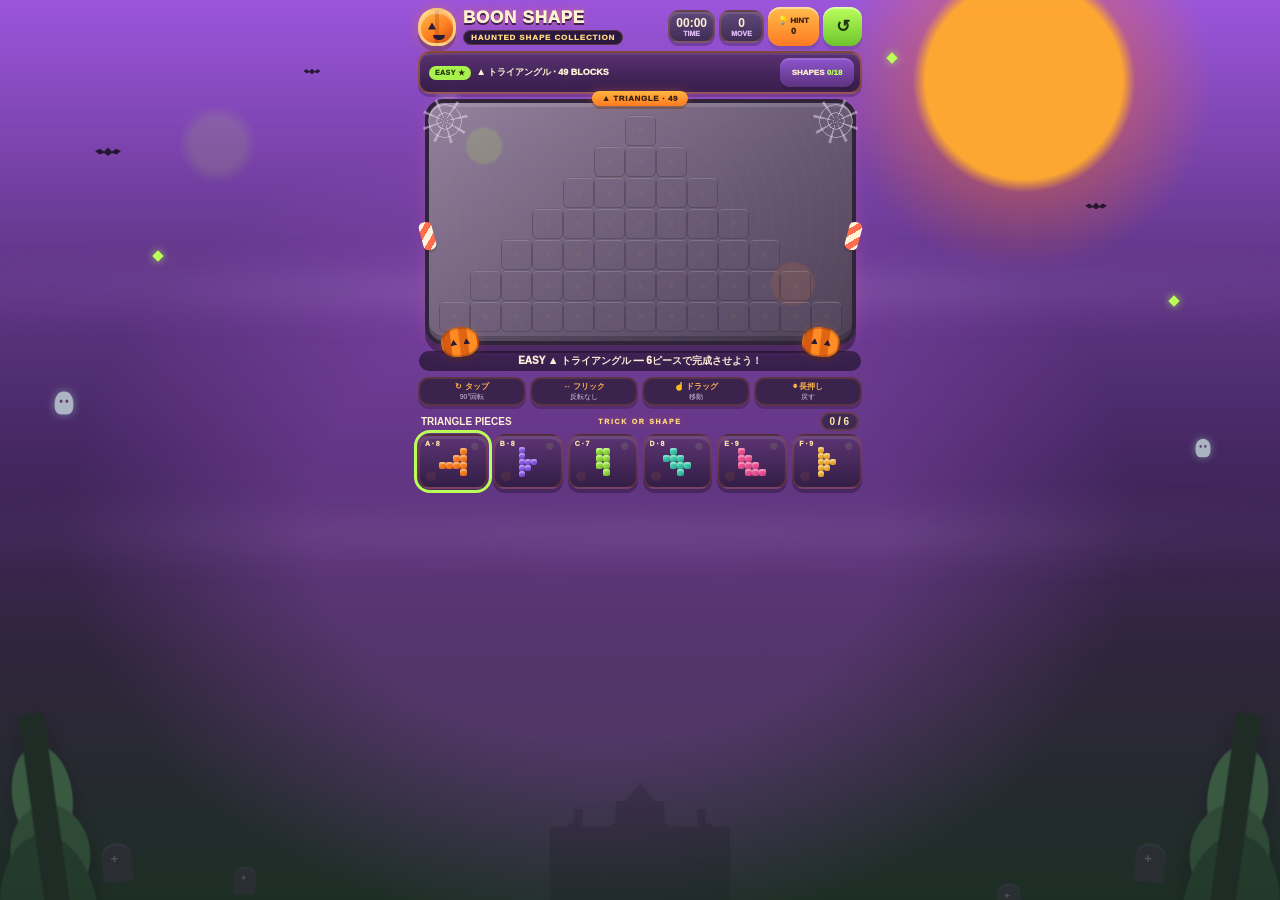
<file: boon-shape/index.html>
<!doctype html>
<html lang="ja">
<head>
<meta charset="utf-8">
<meta name="viewport" content="width=device-width,initial-scale=1,viewport-fit=cover,user-scalable=no">
<meta name="theme-color" content="#6a35a5">
<meta name="apple-mobile-web-app-capable" content="yes">
<meta name="apple-mobile-web-app-status-bar-style" content="black-translucent">
<meta name="format-detection" content="telephone=no">
<title>BOON SHAPE — HAUNTED SHAPE COLLECTION</title>
<!-- BOON SHAPE v4: MAX Halloween + peak gust burst events / 18-stage collection -->
<style>
:root{
  --sky:#4f9bab;--sky2:#24576d;--deep:#163b4f;--ink:#183f4d;--muted:#67838d;
  --stone:#d9c9aa;--stone2:#9d8b67;--gold1:#fff7c6;--gold2:#ffe279;--gold3:#dcae39;--gold4:#8b5e18;
  --c0:linear-gradient(145deg,#ff756c,#d64545);
  --c1:linear-gradient(145deg,#ffad4e,#da6a2f);
  --c2:linear-gradient(145deg,#f2d45e,#c79b2c);
  --c3:linear-gradient(145deg,#70d49f,#38986c);
  --c4:linear-gradient(145deg,#66caee,#348eaf);
  --c5:linear-gradient(145deg,#907be0,#604bb0);
  --c6:linear-gradient(145deg,#e681cf,#ad4b9a);
  --c7:linear-gradient(145deg,#ff9fbd,#db5e8c);
  --c8:linear-gradient(145deg,#8ddc65,#4e9d3c);
  --c9:linear-gradient(145deg,#74b6ff,#397bc1);
  --c10:linear-gradient(145deg,#d39a69,#9b5b38);
  --c11:linear-gradient(145deg,#8edbd8,#4b9c9b);
}
*{box-sizing:border-box;-webkit-tap-highlight-color:transparent}
html,body{height:100%;margin:0;overflow:hidden}
body{
  min-height:100%;overscroll-behavior:none;user-select:none;-webkit-user-select:none;
  color:#fff;font-family:-apple-system,BlinkMacSystemFont,"Segoe UI",sans-serif;
  background:
    radial-gradient(circle at 80% 9%,rgba(255,236,165,.92) 0 5.5%,rgba(255,236,165,.16) 6.5%,transparent 12%),
    radial-gradient(ellipse at 25% 20%,rgba(118,235,214,.18),transparent 35%),
    radial-gradient(ellipse at 72% 32%,rgba(132,174,255,.16),transparent 39%),
    linear-gradient(180deg,#62acb8 0%,#438c9f 28%,#2c6c82 55%,#245367 75%,#183c4c 100%);
}
body::before,body::after{
  content:"";position:fixed;z-index:0;pointer-events:none;bottom:-75px;width:210px;height:250px;
  background:
    radial-gradient(ellipse at 48% 66%,rgba(39,75,66,.74) 0 29%,transparent 30%),
    radial-gradient(ellipse at 37% 43%,rgba(51,96,77,.60) 0 23%,transparent 24%),
    radial-gradient(ellipse at 55% 24%,rgba(72,117,91,.50) 0 17%,transparent 18%);
  filter:drop-shadow(0 10px 10px rgba(10,33,37,.22))
}
body::before{left:-65px;transform:rotate(-8deg)}
body::after{right:-65px;transform:scaleX(-1) rotate(-8deg)}
button{font:inherit;color:inherit;touch-action:manipulation}
.app{
  position:relative;z-index:1;max-width:460px;height:100dvh;margin:0 auto;
  padding:calc(7px + env(safe-area-inset-top)) 8px calc(7px + env(safe-area-inset-bottom));
  display:flex;flex-direction:column;overflow:hidden
}
.top{display:flex;align-items:center;justify-content:space-between;gap:5px;margin-bottom:5px;flex:0 0 auto}
.brand-wrap{display:flex;align-items:center;gap:7px;min-width:0}
.brand-mark{
  width:38px;height:38px;flex:0 0 auto;border-radius:12px;position:relative;transform:rotate(45deg);
  background:conic-gradient(#ff776d,#f2d45e,#70d49f,#66caee,#907be0,#e681cf,#ff776d);
  border:3px solid rgba(255,255,255,.72);box-shadow:inset 0 0 0 5px rgba(37,94,104,.14),0 5px 0 rgba(14,55,65,.20)
}
.brand-mark::after{
  content:"";position:absolute;inset:9px;border-radius:5px;background:linear-gradient(145deg,#fff5b2,#d7aa3c);
  box-shadow:0 0 8px rgba(255,222,107,.45)
}
.brand{font-weight:1000;letter-spacing:.045em;font-size:17px;line-height:1;text-shadow:0 2px 0 #275c6b;white-space:nowrap}
.sub{display:inline-block;margin-top:3px;padding:2px 7px;border-radius:999px;background:#18495b;color:#ffe28c;font-size:8px;font-weight:1000;letter-spacing:.11em}
.top-right{display:flex;align-items:center;gap:4px}
.stats{display:grid;grid-template-columns:repeat(2,auto);gap:4px}
.stat{
  min-width:45px;padding:4px 6px;text-align:center;border-radius:11px;background:linear-gradient(#f8fdff,#d8edf2);
  color:var(--ink);box-shadow:inset 0 2px 0 #fff,0 3px 0 rgba(20,62,73,.13)
}
.stat b{display:block;font-size:12px}.stat span{display:block;font-size:7px;color:#698690;font-weight:1000}
.hint-mini,.reset-mini{
  height:39px;border:0;border-radius:12px;font-weight:1000;line-height:1;padding:0;
  box-shadow:inset 0 2px 0 rgba(255,255,255,.48),0 4px 0 rgba(47,69,40,.18)
}
.hint-mini{width:51px;background:linear-gradient(#ffe78f,#eeb83d);color:#5a4210;font-size:8px}
.hint-mini span{display:block;font-size:9px;margin-top:2px}
.reset-mini{width:39px;background:linear-gradient(#91e5af,#48b476);color:#154832;font-size:17px}
.quest{
  display:flex;align-items:center;justify-content:space-between;gap:7px;flex:0 0 auto;margin-bottom:5px;padding:5px 6px 5px 9px;border-radius:12px;
  background:linear-gradient(180deg,rgba(247,252,253,.98),rgba(216,237,241,.98));color:#214f5e;border:2px solid rgba(55,110,124,.14);
  box-shadow:inset 0 2px 0 #fff,0 3px 0 rgba(21,61,70,.10)
}
.quest-copy{min-width:0;white-space:nowrap;overflow:hidden;text-overflow:ellipsis;font-size:9px;font-weight:1000}
.diff{display:inline-block;margin-right:5px;padding:2px 6px;border-radius:999px;font-size:7px;letter-spacing:.06em}
.diff.EASY{background:#dff6e5;color:#277048}.diff.NORMAL{background:#fff1bd;color:#7a5a0e}.diff.HARD{background:#f8d6dc;color:#923748}
.stage-open{
  flex:0 0 auto;min-width:74px;height:29px;border:0;border-radius:9px;background:linear-gradient(#397c91,#22586c);color:#fff6d8;
  font-size:8px;font-weight:1000;box-shadow:inset 0 2px 0 rgba(255,255,255,.18),0 3px 0 rgba(20,59,68,.18)
}
.stage-open span{color:#ffe074}
.board-wrap{
  position:relative;flex:0 0 auto;margin:0 auto;padding:10px 10px 9px;border-radius:19px;width:fit-content;
  background:
    radial-gradient(circle at 14% 17%,rgba(255,255,255,.24) 0 4%,transparent 4.7%),
    radial-gradient(circle at 86% 78%,rgba(255,231,153,.16) 0 5%,transparent 5.7%),
    linear-gradient(145deg,#d9caad,#ae9a75 58%,#877555);
  border:4px solid #6f6045;box-shadow:inset 0 4px 0 rgba(255,255,255,.34),inset 0 -5px 0 rgba(70,55,31,.12),0 8px 0 rgba(16,50,56,.22),0 0 24px rgba(132,224,232,.12)
}
.board-title{
  position:absolute;z-index:4;left:50%;top:-12px;transform:translateX(-50%);
  padding:3px 10px;border-radius:999px;background:linear-gradient(#fff3b0,#e2b748);color:#684611;
  font-size:8px;font-weight:1000;letter-spacing:.08em;box-shadow:0 3px 0 rgba(100,70,22,.14);white-space:nowrap
}
.board{position:relative;touch-action:none;margin:2px auto 0}
.cell,.preview-cell,.hint-area,.hint-exact{
  position:absolute;width:var(--cell-size);height:var(--cell-size);border-radius:5px
}
.cell{border:0;padding:0;background:rgba(242,235,213,.17);outline:1px solid rgba(92,76,53,.14);outline-offset:-1px;box-shadow:inset 0 2px 0 rgba(255,255,255,.15)}
.cell.slot{
  background:
    radial-gradient(circle at 50% 50%,rgba(255,231,152,.07) 0 13%,transparent 14%),
    rgba(93,78,55,.18)
}
.cell.filled{outline-color:rgba(71,58,40,.10);box-shadow:inset 0 3px 0 rgba(255,255,255,.27),inset 0 -3px 0 rgba(56,43,28,.08)}
.cell.filled::after{
  content:"";position:absolute;left:15%;top:11%;width:48%;height:18%;border-radius:99px;background:rgba(255,255,255,.23);transform:rotate(-8deg)
}
.cell.just{animation:lockPop .23s ease-out}
@keyframes lockPop{0%{transform:scale(.82);filter:brightness(1.55)}70%{transform:scale(1.07)}100%{transform:scale(1)}}
.cell.hint-good{outline:3px solid #55d9f1;outline-offset:-3px;filter:brightness(1.1)}
.cell.hint-bad{outline:3px solid #ff6c61;outline-offset:-3px;animation:hintBad .7s ease-in-out infinite alternate}
.cell.hint-focus{outline:3px solid #ffe76a;outline-offset:-3px;animation:hintPulse .75s ease-in-out infinite alternate}
@keyframes hintPulse{from{filter:brightness(1)}to{filter:brightness(1.43)}}
@keyframes hintBad{from{filter:brightness(1)}to{filter:brightness(1.30)}}
.preview-cell{z-index:8;opacity:.54;pointer-events:none;outline:3px solid #4fd9f1;outline-offset:-3px;box-shadow:0 0 10px rgba(79,217,241,.24)}
.preview-cell.bad{outline-color:#ff6c61;box-shadow:0 0 10px rgba(255,108,97,.27)}
.hint-area,.hint-exact{z-index:9;pointer-events:none}
.hint-area{background:rgba(79,217,241,.25);outline:2px solid rgba(79,217,241,.52);outline-offset:-2px}
.hint-exact{opacity:.66;outline:3px solid #fff0a0;outline-offset:-3px;box-shadow:0 0 11px rgba(255,231,106,.42)}
.board.clearing .cell.filled{
  background:linear-gradient(145deg,var(--gold1),var(--gold2) 36%,var(--gold3) 70%,var(--gold4))!important;
  animation:goldLock .48s ease-out forwards;animation-delay:var(--delay,0ms);
  box-shadow:inset 0 3px 0 rgba(255,255,255,.43),inset 0 -3px 0 rgba(106,75,20,.13),0 0 12px rgba(255,222,101,.18)
}
@keyframes goldLock{0%{transform:scale(.84);filter:brightness(1.75)}65%{transform:scale(1.06)}100%{transform:scale(1);filter:brightness(1.08)}}
.msg{
  min-height:20px;margin:6px 1px 0;padding:2px 6px;border-radius:999px;flex:0 0 auto;
  color:#245060;background:rgba(241,250,252,.92);font-size:10px;text-align:center;line-height:16px;font-weight:1000;white-space:nowrap;overflow:hidden;text-overflow:ellipsis
}
.msg.ok{color:#245f43;background:rgba(222,249,230,.94)}.msg.bad{color:#8e3236;background:rgba(255,227,228,.94)}
.guide{display:grid;grid-template-columns:repeat(4,1fr);gap:4px;margin-top:6px;flex:0 0 auto}
.guide div{border:2px solid rgba(50,105,119,.10);background:rgba(241,250,252,.91);border-radius:11px;padding:4px 1px;text-align:center;font-size:7px;color:#708893;line-height:1.08;box-shadow:0 2px 0 rgba(20,59,69,.08)}
.guide b{display:block;color:#bd5544;font-size:8px;margin-bottom:1px}
.tray-head{display:flex;justify-content:space-between;align-items:center;margin:6px 3px 3px;font-size:10px;flex:0 0 auto}
.tray-head span{background:#194b5b;border-radius:999px;padding:2px 8px;color:#ffe18b;font-weight:1000}
.tray{display:grid;gap:5px;flex:0 0 auto}
.piece{
  position:relative;min-width:0;border:2px solid rgba(53,105,119,.12);border-radius:12px;background:linear-gradient(#f7fcfd,#dcecf0);
  box-shadow:inset 0 3px 0 #fff,0 4px 0 rgba(26,67,78,.10);padding:2px;display:flex;align-items:center;justify-content:center;touch-action:none;overflow:hidden
}
.piece.selected{outline:3px solid #ffe06b;outline-offset:1px}.piece.placed{opacity:.32}
.piece-name{position:absolute;left:5px;top:4px;font-size:7px;font-weight:1000;color:#50707b}
.piece.placed .piece-name::after{content:" ✓";color:#3da06a}
.mini{position:relative}
.mcell{position:absolute;border-radius:2px;box-shadow:inset 0 2px 0 rgba(255,255,255,.30)}
.drag-visual{position:fixed;z-index:35;left:0;top:0;display:none;pointer-events:none;transform:translate(-50%,-118%);filter:drop-shadow(0 10px 8px rgba(32,54,57,.25))}
.drag-visual.show{display:block}
.drag-cell{position:absolute;border-radius:5px;box-shadow:inset 0 3px 0 rgba(255,255,255,.25),0 2px 0 rgba(45,52,41,.10)}
.hold-ring{position:fixed;z-index:36;width:56px;height:56px;left:0;top:0;transform:translate(-50%,-50%);pointer-events:none;opacity:0}
.hold-ring.show{opacity:1}
.hold-ring svg{width:100%;height:100%;transform:rotate(-90deg)}
.hold-ring circle{fill:none;stroke-width:5}.hold-ring .track{stroke:rgba(18,71,82,.28)}.hold-ring .prog{stroke:#ffe56b;stroke-dasharray:138.2;stroke-dashoffset:138.2;stroke-linecap:round}
.hold-ring.show .prog{animation:hold .52s linear forwards}@keyframes hold{to{stroke-dashoffset:0}}
.overlay,.stage-overlay{position:fixed;inset:0;z-index:50;display:none;align-items:center;justify-content:center;padding:calc(12px + env(safe-area-inset-top)) 10px calc(12px + env(safe-area-inset-bottom));background:rgba(8,38,48,.84);backdrop-filter:blur(5px)}
.overlay.show,.stage-overlay.show{display:flex}
.clear-card{
  width:min(355px,100%);padding:23px;text-align:center;border-radius:28px;background:linear-gradient(#f9fdff,#dceef2);border:4px solid #d4a53b;
  box-shadow:inset 0 4px 0 #fff,0 12px 0 rgba(24,61,70,.13),0 25px 70px rgba(5,31,40,.34)
}
.clear-icon{font-size:62px;line-height:1;color:#d9aa35;text-shadow:0 0 10px #fff0a6,0 0 24px rgba(255,213,77,.52)}
.clear-card h2{margin:5px 0 0;color:#ae7a20;font-size:28px}.clear-card p{color:#315f70;font-weight:1000;line-height:1.55;margin:9px 0 14px}
.clear-actions{display:grid;grid-template-columns:1fr 1fr;gap:7px}
.clear-card button{height:48px;border:0;border-radius:14px;font-weight:1000}
#nextStage{background:linear-gradient(#94e2ae,#48af73);color:#164a32;box-shadow:inset 0 3px rgba(255,255,255,.34),0 5px 0 rgba(39,103,68,.21)}
#again{background:linear-gradient(#ffe78e,#eab53b);color:#5b4210;box-shadow:inset 0 3px rgba(255,255,255,.35),0 5px 0 rgba(116,84,22,.18)}
.stage-panel{
  width:min(440px,100%);height:100%;overflow:hidden;display:flex;flex-direction:column;border-radius:24px;background:linear-gradient(#f9fdff,#dceef2);
  border:4px solid #4b8ba0;box-shadow:inset 0 4px 0 #fff,0 20px 70px rgba(3,27,35,.38)
}
.stage-head{display:flex;align-items:center;justify-content:space-between;padding:12px 13px 8px;border-bottom:1px solid rgba(47,98,115,.12)}
.stage-head h2{margin:0;color:#24586a;font-size:20px}.stage-head p{margin:3px 0 0;color:#6a8791;font-size:8px;font-weight:1000}
.stage-close{width:38px;height:38px;border:0;border-radius:12px;background:#2e8c5a;color:#fff;font-size:18px;font-weight:1000;box-shadow:inset 0 2px rgba(255,255,255,.24),0 3px 0 rgba(28,82,54,.20)}
.collection-progress{padding:7px 13px 5px}
.collection-line{display:flex;justify-content:space-between;color:#4e707d;font-size:9px;font-weight:1000}.collection-line strong{color:#bd8326;font-size:13px}
.collection-bar{height:8px;margin-top:5px;border-radius:999px;background:#c5dbe1;overflow:hidden}.collection-bar span{display:block;width:0;height:100%;background:linear-gradient(90deg,#d9aa37,#ffe47c,#d9aa37);transition:width .2s}
.stage-scroll{flex:1;overflow:auto;-webkit-overflow-scrolling:touch;padding:3px 10px 14px}
.level-title{display:flex;align-items:center;gap:6px;margin:8px 2px 6px;color:#345f6e;font-size:11px;font-weight:1000}
.level-title span{padding:2px 7px;border-radius:999px;font-size:7px}
.level-title .EASY{background:#daf3e1;color:#2b704a}.level-title .NORMAL{background:#ffefb9;color:#75580e}.level-title .HARD{background:#f7d4db;color:#8e3747}
.stage-grid{display:grid;grid-template-columns:repeat(3,1fr);gap:7px}
.stage-card{
  min-width:0;min-height:118px;border:2px solid rgba(63,106,119,.14);border-radius:14px;padding:7px 5px;background:linear-gradient(#f8fcfd,#deedf1);color:#315e6c;
  box-shadow:inset 0 2px #fff,0 3px 0 rgba(29,67,78,.10);display:flex;flex-direction:column;align-items:center;justify-content:space-between
}
.stage-card.current{outline:3px solid #52cce3;outline-offset:1px}
.stage-card.done{border-color:#c99a2d;background:linear-gradient(145deg,#fff7c5,#ffe37a 46%,#d8aa39);color:#664a12;box-shadow:inset 0 2px rgba(255,255,255,.62),0 0 10px rgba(229,185,58,.24)}
.stage-card strong{font-size:8px;white-space:nowrap}.stage-card small{font-size:6px;font-weight:1000;opacity:.8}
.stage-mini{position:relative;margin:2px auto}
.stage-pixel{position:absolute;border-radius:1px;background:#79929a}
.stage-card.done .stage-pixel{background:#9d6b18;box-shadow:inset 0 1px rgba(255,255,255,.32)}
.stage-card .medal{font-size:9px;color:#ba8121;font-weight:1000}
@media(max-width:370px){
  .brand{font-size:15px}.stat{min-width:42px;padding:3px 4px}.stage-open{min-width:66px}
  .stage-card{min-height:108px}.stage-grid{gap:5px}.clear-card{padding:20px}
}

/* =========================================================
   MAX HALLOWEEN OVERLOAD — v3
   Bright, readable, and intentionally over-decorated.
   ========================================================= */
:root{
  --sky:#8a4fd1;--sky2:#4a2b72;--deep:#241838;--ink:#fff1d6;--muted:#dec7ef;
  --stone:#927d9d;--stone2:#5a4a64;
  --c0:linear-gradient(145deg,#ff9d37,#e15e16);
  --c1:linear-gradient(145deg,#a877ff,#6840c4);
  --c2:linear-gradient(145deg,#baff58,#67ae2b);
  --c3:linear-gradient(145deg,#5fe4c8,#229e84);
  --c4:linear-gradient(145deg,#ff6aa7,#c83e7a);
  --c5:linear-gradient(145deg,#ffcd55,#d68d20);
  --c6:linear-gradient(145deg,#7ad8ff,#348fbd);
  --c7:linear-gradient(145deg,#f189ff,#a543c3);
  --c8:linear-gradient(145deg,#9cff6d,#55a73d);
  --c9:linear-gradient(145deg,#ff754c,#cb3829);
  --c10:linear-gradient(145deg,#e99b61,#9b5a32);
  --c11:linear-gradient(145deg,#60f0d6,#228e7a);
}
body{
  background:
    radial-gradient(circle at 80% 9%,rgba(255,169,47,.98) 0 7.5%,rgba(255,112,21,.30) 8.5%,transparent 14.5%),
    radial-gradient(circle at 17% 16%,rgba(189,255,72,.12) 0 2%,transparent 3%),
    radial-gradient(circle at 35% 10%,rgba(255,255,255,.20) 0 .7%,transparent 1.3%),
    radial-gradient(circle at 55% 19%,rgba(255,255,255,.17) 0 .6%,transparent 1.2%),
    radial-gradient(ellipse at 47% 58%,rgba(182,94,231,.28) 0 30%,transparent 56%),
    linear-gradient(180deg,#9b55dc 0%,#683a91 26%,#442660 51%,#2f253b 73%,#1d2f25 100%);
}
body::before,body::after{
  width:230px;height:275px;bottom:-88px;opacity:.92;
  background:
    linear-gradient(90deg,transparent 0 44%,#1e2c24 45% 55%,transparent 56%),
    radial-gradient(ellipse at 46% 72%,#233b2c 0 27%,transparent 28%),
    radial-gradient(ellipse at 50% 51%,#2f4b37 0 24%,transparent 25%),
    radial-gradient(ellipse at 50% 30%,#3b5d43 0 18%,transparent 19%);
  filter:drop-shadow(0 10px 13px rgba(14,10,21,.30))
}
.brand-mark{
  border-radius:48% 48% 44% 44%;transform:none;
  background:
    linear-gradient(90deg,transparent 0 44%,rgba(108,42,8,.22) 45% 55%,transparent 56%),
    linear-gradient(145deg,#ffba47,#ff7d22 58%,#c84d11);
  border-color:rgba(255,232,151,.74);
  box-shadow:inset 0 3px 0 rgba(255,255,255,.34),0 5px 0 rgba(75,37,19,.30),0 0 14px rgba(255,122,31,.38)
}
.brand-mark::after{
  inset:auto;left:7px;top:12px;width:8px;height:7px;border-radius:0;
  background:#291a37;box-shadow:16px 0 0 #291a37;
  clip-path:polygon(50% 0,100% 100%,0 100%)
}
.brand-mark::before{
  content:"";position:absolute;left:12px;top:24px;width:12px;height:5px;border-radius:0 0 10px 10px;
  background:#291a37;box-shadow:0 0 0 0 transparent
}
.brand{color:#fff2cf;text-shadow:0 2px 0 #3d1f57,0 0 10px rgba(255,127,34,.52),0 0 17px rgba(190,98,255,.25)}
.sub{background:#2a183f;color:#ffd881;border:1px solid rgba(255,155,50,.22)}
.stat{background:linear-gradient(180deg,#60487a,#3f2d56);color:#fff0d3;border:2px solid rgba(255,143,37,.20);box-shadow:inset 0 2px 0 rgba(255,255,255,.10),0 3px 0 rgba(18,11,29,.25)}
.stat span{color:#ddb9f3}
.hint-mini{background:linear-gradient(#ffbd4d,#ff7a22);color:#40200e}
.reset-mini{background:linear-gradient(#baff5c,#6dc52d);color:#21300f}
.quest{
  background:linear-gradient(180deg,rgba(89,49,113,.98),rgba(49,28,67,.98));
  color:#fff3d5;border:2px solid rgba(255,139,31,.38);
  box-shadow:inset 0 2px 0 rgba(255,255,255,.08),0 3px 0 rgba(18,10,29,.24)
}
.diff.EASY{background:#a9f34d;color:#26350f}.diff.NORMAL{background:#ffad36;color:#4d260c}.diff.HARD{background:#ff5d78;color:#3d1020}
.stage-open{background:linear-gradient(#8f55cf,#5c337e);color:#fff0cf;box-shadow:inset 0 2px 0 rgba(255,255,255,.12),0 3px 0 rgba(27,14,39,.26)}
.stage-open span{color:#baff57}
.board-wrap{
  background:
    radial-gradient(circle at 13% 18%,rgba(189,255,74,.15) 0 4%,transparent 4.7%),
    radial-gradient(circle at 86% 76%,rgba(255,120,32,.14) 0 5%,transparent 5.7%),
    repeating-radial-gradient(circle at 50% 50%,rgba(255,148,37,.025) 0 2px,transparent 3px 13px),
    linear-gradient(145deg,#93819d,#685973 58%,#4c4056);
  border-color:#30243a;
  box-shadow:inset 0 4px 0 rgba(255,255,255,.12),inset 0 -5px 0 rgba(16,12,21,.24),0 8px 0 rgba(17,10,24,.42),0 0 28px rgba(174,82,235,.23),0 0 15px rgba(255,122,32,.12)
}
.board-title{background:linear-gradient(#ffb640,#ff7a20);color:#38200f;box-shadow:0 3px 0 rgba(83,35,9,.28),0 0 10px rgba(255,124,31,.26)}
.cell.slot{
  background:
    radial-gradient(circle at 50% 50%,rgba(190,255,70,.035) 0 12%,transparent 13%),
    rgba(111,97,120,.18)
}
.cell{outline-color:rgba(33,26,39,.25)}
.msg{color:#fff0d6;background:rgba(48,29,65,.88)}
.msg.ok{color:#ddff9d;background:rgba(47,64,28,.91)}
.msg.bad{color:#ffd1ca;background:rgba(91,35,52,.92)}
.guide div{border-color:rgba(255,139,31,.17);background:rgba(54,34,70,.90);color:#d8c3e8;box-shadow:0 3px 0 rgba(18,10,29,.24)}
.guide b{color:#ffb34a}
.tray-head{color:#fff1d5}
.tray-head span{background:#3e2954;border:2px solid rgba(255,136,33,.20);color:#ffe4a1}
.piece{
  border-color:rgba(255,129,31,.17);
  background:
    radial-gradient(circle at 83% 20%,rgba(190,255,76,.11) 0 5%,transparent 5.8%),
    radial-gradient(circle at 17% 79%,rgba(255,122,31,.09) 0 7%,transparent 7.8%),
    linear-gradient(180deg,rgba(93,53,115,.99),rgba(50,30,68,.99));
  box-shadow:inset 0 3px 0 rgba(255,255,255,.10),0 4px 0 rgba(18,11,28,.32)
}
.piece-name{color:#ffe1a7}
.piece.selected{outline-color:#baff58}
.overlay,.stage-overlay{background:rgba(30,14,43,.85)}
.clear-card{
  background:linear-gradient(180deg,#5d3b75,#342143);border-color:#ff8a27;
  box-shadow:inset 0 4px 0 rgba(255,255,255,.09),0 12px 0 rgba(28,14,40,.28),0 24px 70px rgba(15,7,25,.48),0 0 28px rgba(255,126,31,.18)
}
.clear-card h2{color:#ffd367;text-shadow:0 2px 0 #291738,0 0 12px rgba(255,136,37,.35)}
.clear-card p{color:#ead6f7}
#nextStage{background:linear-gradient(#baff5d,#72c932);color:#23350f}
#again{background:linear-gradient(#ffbd4c,#ff7a21);color:#3f200d}
.stage-panel{
  background:linear-gradient(#5e3d77,#352244);border-color:#ff8928;
  box-shadow:inset 0 4px 0 rgba(255,255,255,.08),0 20px 70px rgba(16,8,26,.48)
}
.stage-head{border-color:rgba(255,143,37,.16)}
.stage-head h2{color:#ffd36d}.stage-head p{color:#dec5ef}
.stage-close{background:#79c933;color:#23350f}
.collection-line{color:#d9c6e6}.collection-line strong{color:#ffd16a}
.collection-bar{background:#4c365f}.collection-bar span{background:linear-gradient(90deg,#ff7b22,#ffe166,#baff57)}
.level-title{color:#f0def9}
.level-title .EASY{background:#a9f34d;color:#26350f}.level-title .NORMAL{background:#ffad36;color:#4d260c}.level-title .HARD{background:#ff5d78;color:#3d1020}
.stage-card{
  border-color:rgba(255,135,31,.16);background:linear-gradient(#65487d,#432f58);color:#ffeecf;
  box-shadow:inset 0 2px rgba(255,255,255,.08),0 3px 0 rgba(18,11,28,.28)
}
.stage-card.current{outline-color:#baff57}
.stage-card.done{border-color:#c89022;background:linear-gradient(145deg,#fff6bc,#ffe071 44%,#c9942d);color:#63460f}
.stage-pixel{background:#b68cd2}
.stage-card.done .stage-pixel{background:#946216}
.stage-card .medal{color:#ffce63}
.halloween-sky{position:fixed;inset:0;z-index:0;pointer-events:none;overflow:hidden}
.halloween-fog{
  position:absolute;left:-30%;width:160%;height:95px;border-radius:50%;
  background:radial-gradient(ellipse,rgba(236,213,255,.20) 0%,rgba(161,105,197,.11) 42%,transparent 72%);
  filter:blur(10px);opacity:.75
}
.halloween-fog.f1{top:27%;animation:fogDrift 12s ease-in-out infinite alternate}
.halloween-fog.f2{top:54%;animation:fogDrift 16s ease-in-out infinite alternate-reverse;opacity:.52}
@keyframes fogDrift{from{transform:translateX(-7%)}to{transform:translateX(7%)}}
.hbat{
  position:absolute;width:36px;height:19px;background:#17101f;opacity:.85;
  clip-path:polygon(0 34%,18% 15%,35% 36%,50% 6%,65% 36%,82% 15%,100% 34%,82% 58%,65% 47%,50% 68%,35% 47%,18% 58%);
  animation:batFly 6s ease-in-out infinite alternate
}
.hbat.b1{left:7%;top:16%;transform:scale(.72);animation-delay:-1s}
.hbat.b2{left:23%;top:7%;transform:scale(.48);animation-delay:-4s}
.hbat.b3{right:13%;top:22%;transform:scale(.60);animation-delay:-2s}
.hbat.b4{right:34%;top:13%;transform:scale(.43);animation-delay:-5s}
@keyframes batFly{from{translate:-8px 0;rotate:-4deg}to{translate:10px 7px;rotate:5deg}}
.ghost-wisp{
  position:absolute;width:26px;height:32px;border-radius:48% 48% 35% 35%;background:rgba(225,255,244,.65);
  box-shadow:0 0 14px rgba(174,255,223,.42);animation:ghostFloat 5.5s ease-in-out infinite alternate
}
.ghost-wisp::before,.ghost-wisp::after{content:"";position:absolute;top:11px;width:4px;height:5px;border-radius:50%;background:#5f4071}
.ghost-wisp::before{left:7px}.ghost-wisp::after{right:7px}
.ghost-wisp.g1{left:4%;top:43%;transform:scale(.72);animation-delay:-2s}
.ghost-wisp.g2{right:5%;top:48%;transform:scale(.58);animation-delay:-4s}
@keyframes ghostFloat{from{translate:0 -5px;rotate:-3deg}to{translate:5px 8px;rotate:4deg}}
.hstar{
  position:absolute;width:8px;height:8px;transform:rotate(45deg);background:#baff57;box-shadow:0 0 9px rgba(186,255,87,.75);
  animation:twinkle 1.6s ease-in-out infinite alternate
}
.hstar.s1{left:12%;top:28%}.hstar.s2{left:44%;top:8%;animation-delay:-.7s}.hstar.s3{right:8%;top:33%;animation-delay:-1s}.hstar.s4{right:30%;top:6%;animation-delay:-.4s}
@keyframes twinkle{from{opacity:.35;scale:.7}to{opacity:1;scale:1.2}}
.grave{
  position:absolute;bottom:2%;width:30px;height:39px;background:#33303d;border-radius:14px 14px 3px 3px;opacity:.55;
  box-shadow:inset 0 3px rgba(255,255,255,.05)
}
.grave::after{content:"+";position:absolute;left:9px;top:8px;color:#777080;font-size:13px;font-weight:900}
.grave.v1{left:8%;transform:rotate(-5deg)}.grave.v2{left:18%;bottom:0;transform:scale(.72) rotate(4deg)}.grave.v3{right:9%;transform:rotate(5deg)}.grave.v4{right:20%;bottom:-2%;transform:scale(.78) rotate(-4deg)}
.haunted-castle{
  position:absolute;left:50%;bottom:0;width:180px;height:118px;transform:translateX(-50%);opacity:.18;
  background:
    linear-gradient(90deg,transparent 0 13%,#17141e 14% 28%,transparent 29% 36%,#17141e 37% 63%,transparent 64% 71%,#17141e 72% 86%,transparent 87%),
    linear-gradient(180deg,transparent 0 35%,#17141e 36% 100%);
  clip-path:polygon(0 100%,0 38%,10% 38%,10% 23%,18% 23%,18% 38%,34% 38%,34% 16%,42% 16%,50% 0,58% 16%,66% 16%,66% 38%,82% 38%,82% 23%,90% 23%,90% 38%,100% 38%,100% 100%)
}
.board-wrap .web{
  position:absolute;z-index:5;top:-5px;width:46px;height:46px;border-radius:50%;
  background:
    radial-gradient(circle,transparent 0 23%,rgba(238,226,248,.55) 24% 26%,transparent 27% 48%,rgba(238,226,248,.45) 49% 51%,transparent 52%),
    conic-gradient(from 0deg,transparent 0 8%,rgba(238,226,248,.5) 9% 10%,transparent 11% 20%,rgba(238,226,248,.5) 21% 22%,transparent 23% 32%,rgba(238,226,248,.5) 33% 34%,transparent 35% 44%,rgba(238,226,248,.5) 45% 46%,transparent 47% 56%,rgba(238,226,248,.5) 57% 58%,transparent 59% 68%,rgba(238,226,248,.5) 69% 70%,transparent 71% 80%,rgba(238,226,248,.5) 81% 82%,transparent 83% 92%,rgba(238,226,248,.5) 93% 94%,transparent 95%)
}
.board-wrap .web.w1{left:-7px}.board-wrap .web.w2{right:-7px;transform:scaleX(-1)}
.pumpkin-deco{
  position:absolute;z-index:5;bottom:-16px;width:38px;height:30px;border-radius:48% 48% 44% 44%;
  background:linear-gradient(90deg,#d85b13 0 22%,#ff8b25 23% 48%,#df6414 49% 73%,#ff8e26 74%);
  border:2px solid rgba(101,41,9,.30);box-shadow:0 4px 0 rgba(66,30,11,.24),0 0 10px rgba(255,123,30,.20)
}
.pumpkin-deco::before,.pumpkin-deco::after{
  content:"";position:absolute;top:10px;width:7px;height:6px;background:#2b1934;clip-path:polygon(50% 0,100% 100%,0 100%)
}
.pumpkin-deco::before{left:7px}.pumpkin-deco::after{right:7px}
.pumpkin-deco.p1{left:12px;transform:rotate(-7deg)}.pumpkin-deco.p2{right:12px;transform:rotate(7deg)}
.candy{
  position:absolute;z-index:5;top:50%;width:13px;height:28px;border-radius:5px;
  background:repeating-linear-gradient(135deg,#fff3db 0 6px,#ff6d4d 6px 12px);box-shadow:0 3px 0 rgba(70,33,23,.17)
}
.candy.c1{left:-8px;transform:rotate(-15deg)}.candy.c2{right:-8px;transform:rotate(15deg)}
.tray::before{
  content:"TRICK  OR  SHAPE";position:absolute;left:50%;transform:translateX(-50%);margin-top:-16px;
  color:#ffd77e;font-size:7px;font-weight:1000;letter-spacing:.24em;text-shadow:0 0 8px rgba(255,126,31,.40);pointer-events:none
}
.tray{position:relative}
.clear-card::before{
  content:"🎃  HAPPY HALLOWEEN  🎃";display:block;margin:-6px 0 7px;color:#baff57;font-size:9px;font-weight:1000;letter-spacing:.08em
}


/* =========================================================
   PEAK GUST HALLOWEEN — sudden overload moments
   ========================================================= */
.halloween-burst{
  position:fixed;inset:0;z-index:44;pointer-events:none;overflow:hidden;
  opacity:1;contain:layout paint
}
.burst-flash{
  position:absolute;inset:0;opacity:0;
  background:
    radial-gradient(circle at 50% 42%,rgba(213,255,95,.50),transparent 34%),
    linear-gradient(180deg,rgba(255,136,29,.42),rgba(142,69,215,.26));
  mix-blend-mode:screen;animation:burstFlash .72s ease-out forwards
}
@keyframes burstFlash{
  0%{opacity:0}12%{opacity:1}28%{opacity:.18}42%{opacity:.78}100%{opacity:0}
}
.burst-ring{
  position:absolute;left:50%;top:45%;width:70px;height:70px;border-radius:50%;
  border:8px solid rgba(190,255,82,.72);transform:translate(-50%,-50%) scale(.2);opacity:0;
  box-shadow:0 0 28px rgba(190,255,82,.55),inset 0 0 22px rgba(255,134,29,.28);
  animation:burstRing .85s cubic-bezier(.17,.82,.28,1) forwards
}
@keyframes burstRing{
  0%{opacity:0;transform:translate(-50%,-50%) scale(.18)}
  18%{opacity:1}
  100%{opacity:0;transform:translate(-50%,-50%) scale(7)}
}
.burst-text{
  position:absolute;left:50%;top:36%;transform:translate(-50%,-50%) scale(.35) rotate(-5deg);
  width:94%;text-align:center;color:#fff1b0;font-weight:1000;font-size:clamp(25px,8vw,48px);
  letter-spacing:.025em;line-height:.92;text-shadow:
    0 4px 0 #4b205f,0 0 8px #ff7a20,0 0 22px #ff7a20,0 0 38px rgba(190,255,83,.55);
  opacity:0;animation:burstText 1.15s cubic-bezier(.18,.85,.25,1) forwards
}
@keyframes burstText{
  0%{opacity:0;transform:translate(-50%,-50%) scale(.28) rotate(-7deg)}
  18%{opacity:1;transform:translate(-50%,-50%) scale(1.13) rotate(3deg)}
  38%{transform:translate(-50%,-50%) scale(.96) rotate(-2deg)}
  72%{opacity:1}
  100%{opacity:0;transform:translate(-50%,-62%) scale(1.08) rotate(2deg)}
}
.burst-bat{
  position:absolute;top:var(--top);left:-14vw;width:44px;height:23px;background:#130d1a;opacity:.94;
  clip-path:polygon(0 34%,18% 15%,35% 36%,50% 6%,65% 36%,82% 15%,100% 34%,82% 58%,65% 47%,50% 68%,35% 47%,18% 58%);
  filter:drop-shadow(0 0 5px rgba(174,88,255,.35));
  transform:scale(var(--scale)) rotate(var(--rot));
  animation:burstBat var(--dur) cubic-bezier(.15,.6,.25,1) var(--delay) forwards
}
.burst-bat.reverse{left:auto;right:-14vw;animation-name:burstBatReverse}
@keyframes burstBat{
  0%{translate:0 0;rotate:-5deg}
  35%{translate:42vw -12px;rotate:8deg}
  68%{translate:84vw 12px;rotate:-7deg}
  100%{translate:128vw -4px;rotate:4deg}
}
@keyframes burstBatReverse{
  0%{translate:0 0;rotate:5deg}
  35%{translate:-42vw 12px;rotate:-8deg}
  68%{translate:-84vw -10px;rotate:7deg}
  100%{translate:-128vw 4px;rotate:-4deg}
}
.burst-candy{
  position:absolute;top:-50px;left:var(--left);width:17px;height:38px;border-radius:6px;
  background:repeating-linear-gradient(135deg,#fff6df 0 7px,#ff6c4d 7px 14px,#baff57 14px 20px);
  box-shadow:0 0 9px rgba(255,128,34,.32);
  transform:rotate(var(--rot)) scale(var(--scale));
  animation:burstCandy var(--dur) cubic-bezier(.24,.72,.35,1) var(--delay) forwards
}
@keyframes burstCandy{
  0%{translate:0 -10vh;rotate:0deg}
  30%{translate:18px 35vh;rotate:150deg}
  70%{translate:-13px 78vh;rotate:330deg}
  100%{translate:8px 118vh;rotate:520deg}
}
.burst-pumpkin{
  position:absolute;left:var(--left);bottom:-80px;width:52px;height:42px;border-radius:48% 48% 44% 44%;
  background:linear-gradient(90deg,#d55411 0 20%,#ff8f27 21% 46%,#d85b12 47% 72%,#ff942b 73%);
  border:3px solid rgba(83,31,8,.25);box-shadow:0 0 18px rgba(255,121,29,.35);
  transform:scale(var(--scale)) rotate(var(--rot));
  animation:burstPumpkin var(--dur) cubic-bezier(.18,.9,.32,1) var(--delay) forwards
}
.burst-pumpkin::before,.burst-pumpkin::after{
  content:"";position:absolute;top:14px;width:10px;height:9px;background:#271530;
  clip-path:polygon(50% 0,100% 100%,0 100%)
}
.burst-pumpkin::before{left:10px}.burst-pumpkin::after{right:10px}
.burst-pumpkin i{
  position:absolute;left:15px;top:27px;width:17px;height:7px;background:#271530;
  clip-path:polygon(0 0,20% 45%,38% 0,58% 45%,78% 0,100% 0,90% 100%,10% 100%)
}
@keyframes burstPumpkin{
  0%{translate:0 0;rotate:-8deg}
  44%{translate:0 -52vh;rotate:9deg}
  68%{translate:7px -46vh;rotate:-5deg}
  100%{translate:-6px 20vh;rotate:7deg}
}
.burst-ghost{
  position:absolute;left:var(--left);bottom:-72px;width:38px;height:48px;border-radius:48% 48% 36% 36%;
  background:rgba(226,255,241,.84);box-shadow:0 0 18px rgba(173,255,220,.55);
  transform:scale(var(--scale));animation:burstGhost var(--dur) ease-out var(--delay) forwards
}
.burst-ghost::before,.burst-ghost::after{content:"";position:absolute;top:16px;width:6px;height:7px;border-radius:50%;background:#5e3c70}
.burst-ghost::before{left:10px}.burst-ghost::after{right:10px}
@keyframes burstGhost{
  0%{opacity:0;translate:0 0}
  18%{opacity:1}
  65%{opacity:.88;translate:var(--drift) -58vh}
  100%{opacity:0;translate:calc(var(--drift) * -1) -112vh}
}
body.halloween-hit .app{animation:hauntShake .46s cubic-bezier(.36,.07,.19,.97)}
@keyframes hauntShake{
  0%,100%{transform:translate3d(0,0,0)}
  16%{transform:translate3d(-3px,2px,0) rotate(-.25deg)}
  32%{transform:translate3d(4px,-2px,0) rotate(.3deg)}
  48%{transform:translate3d(-4px,1px,0) rotate(-.2deg)}
  64%{transform:translate3d(3px,1px,0) rotate(.2deg)}
  80%{transform:translate3d(-1px,-1px,0)}
}

</style>
</head>
<body>
<div class="halloween-sky" aria-hidden="true">
  <span class="halloween-fog f1"></span><span class="halloween-fog f2"></span>
  <span class="hbat b1"></span><span class="hbat b2"></span><span class="hbat b3"></span><span class="hbat b4"></span>
  <span class="ghost-wisp g1"></span><span class="ghost-wisp g2"></span>
  <span class="hstar s1"></span><span class="hstar s2"></span><span class="hstar s3"></span><span class="hstar s4"></span>
  <span class="grave v1"></span><span class="grave v2"></span><span class="grave v3"></span><span class="grave v4"></span>
  <span class="haunted-castle"></span>
</div>
<div id="halloweenBurst" class="halloween-burst" aria-hidden="true"></div>
<main class="app">
  <header class="top">
    <div class="brand-wrap"><div class="brand-mark" aria-hidden="true"></div><div><div class="brand">BOON SHAPE</div><div class="sub">HAUNTED SHAPE COLLECTION</div></div></div>
    <div class="top-right">
      <div class="stats"><div class="stat"><b id="time">00:00</b><span>TIME</span></div><div class="stat"><b id="moves">0</b><span>MOVE</span></div></div>
      <button id="hint" class="hint-mini" type="button">💡 HINT<span id="hintCount">0</span></button>
      <button id="reset" class="reset-mini" type="button">↺</button>
    </div>
  </header>

  <div class="quest">
    <div id="questCopy" class="quest-copy"></div>
    <button id="stageOpen" class="stage-open" type="button">SHAPES <span id="progressMini">0/18</span></button>
  </div>

  <section class="board-wrap">
    <span class="web w1" aria-hidden="true"></span><span class="web w2" aria-hidden="true"></span>
    <span class="pumpkin-deco p1" aria-hidden="true"></span><span class="pumpkin-deco p2" aria-hidden="true"></span>
    <span class="candy c1" aria-hidden="true"></span><span class="candy c2" aria-hidden="true"></span>
    <div id="boardTitle" class="board-title"></div>
    <div id="board" class="board"></div>
  </section>

  <div id="msg" class="msg"></div>

  <div class="guide">
    <div><b>↻ タップ</b>90°回転</div>
    <div><b>↔ フリック</b><span id="flipGuide">反転</span></div>
    <div><b>☝ ドラッグ</b>移動</div>
    <div><b>◉ 長押し</b>戻す</div>
  </div>

  <div class="tray-head"><strong id="trayTitle">SHAPE PIECES</strong><span><b id="count">0</b> / <b id="pieceTotal">0</b></span></div>
  <section id="tray" class="tray"></section>
</main>

<div id="dragVisual" class="drag-visual"></div>
<div id="holdRing" class="hold-ring"><svg viewBox="0 0 56 56"><circle class="track" cx="28" cy="28" r="22"/><circle class="prog" cx="28" cy="28" r="22"/></svg></div>

<div id="overlay" class="overlay" role="dialog" aria-modal="true">
  <div class="clear-card">
    <div id="clearIcon" class="clear-icon">◆</div>
    <h2>HALLOWEEN CLEAR!</h2>
    <p id="clearText"></p>
    <div class="clear-actions"><button id="nextStage" type="button">NEXT SHAPE</button><button id="again" type="button">REPLAY</button></div>
  </div>
</div>

<div id="stageOverlay" class="stage-overlay" role="dialog" aria-modal="true">
  <section class="stage-panel">
    <header class="stage-head">
      <div><h2>HAUNTED SHAPES</h2><p>18の呪われた形を完成させて、全部を黄金にしよう。</p></div>
      <button id="stageClose" class="stage-close" type="button">×</button>
    </header>
    <div class="collection-progress">
      <div class="collection-line"><span>DISCOVERED</span><strong id="collectionCount">0 / 18</strong></div>
      <div class="collection-bar"><span id="collectionBar"></span></div>
    </div>
    <div id="stageScroll" class="stage-scroll"></div>
  </section>
</div>

<script src="stages.js?v=2"></script>
<script>
(()=>{
const STAGES=Array.isArray(window.BOON_SHAPE_STAGES)?window.BOON_SHAPE_STAGES:[];
const COLORS=["var(--c0)","var(--c1)","var(--c2)","var(--c3)","var(--c4)","var(--c5)","var(--c6)","var(--c7)","var(--c8)","var(--c9)","var(--c10)","var(--c11)"];
const SAVE_KEY="boonShapeProgressV1";
const $=s=>document.querySelector(s);
const board=$("#board"),tray=$("#tray"),msg=$("#msg"),timeEl=$("#time"),movesEl=$("#moves"),countEl=$("#count"),pieceTotalEl=$("#pieceTotal"),hintCountEl=$("#hintCount");
const overlay=$("#overlay"),clearText=$("#clearText"),clearIcon=$("#clearIcon"),stageOverlay=$("#stageOverlay"),stageScroll=$("#stageScroll");
const progressMini=$("#progressMini"),collectionCount=$("#collectionCount"),collectionBar=$("#collectionBar"),boardTitle=$("#boardTitle"),questCopy=$("#questCopy"),trayTitle=$("#trayTitle"),flipGuide=$("#flipGuide");
const dragVisual=$("#dragVisual"),holdRing=$("#holdRing"),halloweenBurst=$("#halloweenBurst");

const TAP_MOVE=10,DRAG_START=13,FLICK_DISTANCE=46,FLICK_TIME=280,FLICK_RATIO=1.45,LONG_PRESS_MS=520,LONG_PRESS_MOVE=9;

let stageIndex=0,stage=null,runtime=null,pieces={},ids=[],selected=null,target=null,moves=0,start=0,timer=0;
let gesture=null,drag=null,longPressTimer=null,hintCount=0,hintStage=0,hintPlan=null,justPlaced=null,clearAnimating=false;


function halloweenBlast(level=1,label="TRICK OR SHAPE!"){
  if(!halloweenBurst)return;
  halloweenBurst.innerHTML="";
  const flash=document.createElement("span");flash.className="burst-flash";halloweenBurst.appendChild(flash);
  const ring=document.createElement("span");ring.className="burst-ring";halloweenBurst.appendChild(ring);
  const text=document.createElement("strong");text.className="burst-text";text.textContent=label;halloweenBurst.appendChild(text);

  const batCount=level===3?18:level===2?12:8;
  const candyCount=level===3?24:level===2?16:10;
  const pumpkinCount=level===3?8:level===2?5:3;
  const ghostCount=level===3?7:level===2?4:2;

  for(let i=0;i<batCount;i++){
    const b=document.createElement("span");b.className="burst-bat"+(i%2?" reverse":"");
    b.style.setProperty("--top",(8+Math.random()*62)+"%");
    b.style.setProperty("--scale",(0.45+Math.random()*0.85).toFixed(2));
    b.style.setProperty("--rot",(-18+Math.random()*36)+"deg");
    b.style.setProperty("--delay",(Math.random()*.32)+"s");
    b.style.setProperty("--dur",(0.82+Math.random()*.55)+"s");
    halloweenBurst.appendChild(b)
  }
  for(let i=0;i<candyCount;i++){
    const x=document.createElement("span");x.className="burst-candy";
    x.style.setProperty("--left",(2+Math.random()*94)+"%");
    x.style.setProperty("--scale",(0.55+Math.random()*.75).toFixed(2));
    x.style.setProperty("--rot",(-40+Math.random()*80)+"deg");
    x.style.setProperty("--delay",(Math.random()*.42)+"s");
    x.style.setProperty("--dur",(0.95+Math.random()*.75)+"s");
    halloweenBurst.appendChild(x)
  }
  for(let i=0;i<pumpkinCount;i++){
    const p=document.createElement("span");p.className="burst-pumpkin";p.innerHTML="<i></i>";
    p.style.setProperty("--left",(4+Math.random()*88)+"%");
    p.style.setProperty("--scale",(0.58+Math.random()*.70).toFixed(2));
    p.style.setProperty("--rot",(-15+Math.random()*30)+"deg");
    p.style.setProperty("--delay",(Math.random()*.26)+"s");
    p.style.setProperty("--dur",(1.05+Math.random()*.48)+"s");
    halloweenBurst.appendChild(p)
  }
  for(let i=0;i<ghostCount;i++){
    const g=document.createElement("span");g.className="burst-ghost";
    g.style.setProperty("--left",(3+Math.random()*90)+"%");
    g.style.setProperty("--scale",(0.55+Math.random()*.75).toFixed(2));
    g.style.setProperty("--drift",(-26+Math.random()*52)+"px");
    g.style.setProperty("--delay",(Math.random()*.30)+"s");
    g.style.setProperty("--dur",(1.2+Math.random()*.62)+"s");
    halloweenBurst.appendChild(g)
  }
  document.body.classList.remove("halloween-hit");
  void document.body.offsetWidth;
  document.body.classList.add("halloween-hit");
  haptic(level===3?55:level===2?32:18);
  setTimeout(()=>document.body.classList.remove("halloween-hit"),520);
  setTimeout(()=>{if(halloweenBurst)halloweenBurst.innerHTML=""},2200)
}

function loadProgress(){
  try{
    const p=JSON.parse(localStorage.getItem(SAVE_KEY)||"{}");
    if(!p||typeof p!=="object")throw 0;
    if(!p.completed||typeof p.completed!=="object")p.completed={};
    return p
  }catch(_){return {completed:{}}}
}
function saveProgress(p){try{localStorage.setItem(SAVE_KEY,JSON.stringify(p))}catch(_){}}
function completedCount(){return Object.keys(loadProgress().completed||{}).filter(k=>STAGES.some(s=>s.key===k)).length}
function haptic(ms=12){if(navigator.vibrate)navigator.vibrate(ms)}
function fmt(ms){const s=Math.floor(ms/1000),m=Math.floor(s/60);return String(m).padStart(2,"0")+":"+String(s%60).padStart(2,"0")}
function setMsg(t,k=""){msg.textContent=t;msg.className="msg"+(k?" "+k:"")}
function rng32(seed){let a=seed>>>0;return()=>{a|=0;a=a+0x6D2B79F5|0;let t=Math.imul(a^a>>>15,1|a);t=t+Math.imul(t^t>>>7,61|t)^t;return((t^t>>>14)>>>0)/4294967296}}
const keyOf=(r,c)=>r+","+c;
const norm=s=>{
  const mr=Math.min(...s.map(a=>a[0])),mc=Math.min(...s.map(a=>a[1]));
  return s.map(([r,c])=>[r-mr,c-mc]).sort((a,b)=>a[0]-b[0]||a[1]-b[1])
};
const rot=s=>norm(s.map(([r,c])=>[c,-r]));
const flip=s=>norm(s.map(([r,c])=>[r,-c]));
const shapeKey=s=>norm(s).map(x=>x.join(",")).join("|");
const cellsKey=s=>s.map(x=>x.join(",")).sort().join("|");
function bounds(s){return {h:Math.max(...s.map(a=>a[0]))+1,w:Math.max(...s.map(a=>a[1]))+1}}
function neighbors(r,c){return [[r-1,c],[r+1,c],[r,c-1],[r,c+1]]}

function stageMask(s){
  const cells=[];
  s.mask.forEach((row,r)=>[...row].forEach((ch,c)=>{if(ch==="#")cells.push([r,c])}));
  return cells
}
function partitionMask(s){
  const cells=stageMask(s),keys=cells.map(x=>keyOf(...x)),maskSet=new Set(keys),k=s.pieces;
  let best=null;
  for(let attempt=0;attempt<90;attempt++){
    const rand=rng32(s.seed*1009+attempt*7919+17),pool=[...keys],seedKeys=[];
    while(seedKeys.length<k&&pool.length){
      const at=Math.floor(rand()*pool.length);seedKeys.push(pool.splice(at,1)[0])
    }
    const owner=new Map(),sizes=Array(k).fill(1),front=Array.from({length:k},()=>new Set()),un=new Set(keys);
    seedKeys.forEach((sk,i)=>{owner.set(sk,i);un.delete(sk)});
    seedKeys.forEach((sk,i)=>{
      const [r,c]=sk.split(",").map(Number);
      neighbors(r,c).forEach(([rr,cc])=>{const kk=keyOf(rr,cc);if(un.has(kk))front[i].add(kk)})
    });
    let failed=false;
    while(un.size){
      const choices=[];
      for(let i=0;i<k;i++){let ok=false;for(const x of front[i])if(un.has(x)){ok=true;break}if(ok)choices.push(i)}
      if(!choices.length){failed=true;break}
      const min=Math.min(...choices.map(i=>sizes[i])),small=choices.filter(i=>sizes[i]<=min+1),ri=small[Math.floor(rand()*small.length)];
      const opts=[...front[ri]].filter(x=>un.has(x)).map(x=>{
        const [r,c]=x.split(",").map(Number);
        let same=0;neighbors(r,c).forEach(([rr,cc])=>{if(owner.get(keyOf(rr,cc))===ri)same++});
        return {x,score:same+rand()*.35}
      }).sort((a,b)=>b.score-a.score);
      const pick=opts[0].x;owner.set(pick,ri);un.delete(pick);front[ri].delete(pick);sizes[ri]++;
      const [r,c]=pick.split(",").map(Number);
      neighbors(r,c).forEach(([rr,cc])=>{const kk=keyOf(rr,cc);if(maskSet.has(kk)&&un.has(kk))front[ri].add(kk)})
    }
    if(failed)continue;
    const avg=cells.length/k,variance=sizes.reduce((a,n)=>a+(n-avg)*(n-avg),0),minSize=Math.min(...sizes);
    const score=variance+(minSize<4?(4-minSize)*120:0);
    if(!best||score<best.score){
      const regs=Array.from({length:k},()=>[]);
      owner.forEach((i,key)=>regs[i].push(key.split(",").map(Number)));
      best={score,regs}
    }
  }
  if(!best)throw new Error("partition failed: "+s.key);
  return best.regs.map((cells,i)=>{
    const mr=Math.min(...cells.map(x=>x[0])),mc=Math.min(...cells.map(x=>x[1]));
    return {id:String.fromCharCode(65+i),base:norm(cells),master:{r:mr,c:mc},size:cells.length}
  })
}

function uniqueTransforms(shape,allowFlip){
  const map=new Map();let cur=norm(shape);
  for(let i=0;i<4;i++){
    [cur,...(allowFlip?[flip(cur)]:[])].forEach(s=>map.set(shapeKey(s),norm(s)));
    cur=rot(cur)
  }
  return [...map.values()]
}
function makeRuntime(s){
  const maskCells=stageMask(s),maskSet=new Set(maskCells.map(x=>keyOf(...x))),cellIndex=new Map(maskCells.map((x,i)=>[keyOf(...x),i]));
  const defs=partitionMask(s),fullMask=(1n<<BigInt(maskCells.length))-1n,placements={},byCell=Array.from({length:maskCells.length},()=>[]);
  function toMask(cells){
    let m=0n;
    for(const [r,c] of cells){const ix=cellIndex.get(keyOf(r,c));if(ix===undefined)return null;m|=1n<<BigInt(ix)}
    return m
  }
  defs.forEach(def=>{
    const arr=[],seen=new Set(),masterCells=def.base.map(([r,c])=>[r+def.master.r,c+def.master.c]),masterKey=cellsKey(masterCells);
    for(const sh of uniqueTransforms(def.base,s.allowFlip)){
      const b=bounds(sh);
      for(let r=0;r<=s.mask.length-b.h;r++)for(let c=0;c<=s.mask[0].length-b.w;c++){
        const cells=sh.map(([rr,cc])=>[rr+r,cc+c]);
        if(!cells.every(([rr,cc])=>maskSet.has(keyOf(rr,cc))))continue;
        const mask=toMask(cells),mk=mask.toString();
        if(seen.has(mk))continue;seen.add(mk);
        arr.push({id:def.id,mask,cells,isMaster:cellsKey(cells)===masterKey})
      }
    }
    arr.sort((a,b)=>(b.isMaster?1:0)-(a.isMaster?1:0));
    placements[def.id]=arr;
    arr.forEach(pl=>{
      let x=pl.mask,ix=0;
      while(x){if(x&1n)byCell[ix].push(pl);x>>=1n;ix++}
    })
  });
  return {maskCells,maskSet,cellIndex,defs,fullMask,placements,byCell,toMask,rows:s.mask.length,cols:s.mask[0].length}
}

function currentCellMask(cells){return runtime.toMask(cells)}
function solve(fixed={},nodeLimit=90000){
  let occ=0n,nodes=0;const assignment={},remaining=new Set(ids);
  for(const id of Object.keys(fixed)){
    const mask=fixed[id];
    if(mask===null||(mask&occ)!==0n)return null;
    const pl=runtime.placements[id].find(p=>p.mask===mask);if(!pl)return null;
    occ|=mask;assignment[id]=pl;remaining.delete(id)
  }
  function dfs(used,rem){
    nodes++;if(nodes>nodeLimit)return null;
    if(!rem.size)return used===runtime.fullMask?{}:null;
    let bestId=null,bestArr=null;
    for(const id of rem){
      const arr=runtime.placements[id].filter(p=>(p.mask&used)===0n);
      if(!arr.length)return null;
      if(!bestArr||arr.length<bestArr.length){bestId=id;bestArr=arr}
    }
    let uncovered=runtime.fullMask^used,bestCellArr=null,ix=0;
    while(uncovered){
      if(uncovered&1n){
        const arr=runtime.byCell[ix].filter(p=>rem.has(p.id)&&(p.mask&used)===0n);
        if(!arr.length)return null;
        if(!bestCellArr||arr.length<bestCellArr.length){bestCellArr=arr;if(arr.length===1)break}
      }
      uncovered>>=1n;ix++
    }
    if(bestCellArr&&bestCellArr.length<bestArr.length){
      for(const pl of bestCellArr){
        const nr=new Set(rem);nr.delete(pl.id);const res=dfs(used|pl.mask,nr);
        if(res){res[pl.id]=pl;return res}
      }
    }else{
      for(const pl of bestArr){
        const nr=new Set(rem);nr.delete(bestId);const res=dfs(used|pl.mask,nr);
        if(res){res[bestId]=pl;return res}
      }
    }
    return null
  }
  const res=dfs(occ,remaining);if(!res)return null;Object.assign(res,assignment);return res
}
function combos(arr,n,start=0,prefix=[],out=[]){
  if(prefix.length===n){out.push([...prefix]);return out}
  for(let i=start;i<=arr.length-(n-prefix.length);i++){prefix.push(arr[i]);combos(arr,n,i+1,prefix,out);prefix.pop()}
  return out
}
function buildHintPlan(){
  const placed=ids.filter(id=>pieces[id].placed),fixed={};
  placed.forEach(id=>fixed[id]=currentCellMask(pieces[id].placed));
  let sol=solve(fixed);
  if(sol){
    const focus=ids.find(id=>!pieces[id].placed);
    return {good:[...placed],bad:[],focus,cells:focus?sol[focus].cells:[]}
  }
  for(let n=1;n<=Math.min(3,placed.length);n++){
    for(const removed of combos(placed,n)){
      const rm=new Set(removed),kept=placed.filter(id=>!rm.has(id)),fx={};kept.forEach(id=>fx[id]=fixed[id]);
      sol=solve(fx,50000);
      if(sol){
        const focus=removed[0]||ids.find(id=>!pieces[id].placed);
        return {good:kept,bad:removed,focus,cells:focus?sol[focus].cells:[]}
      }
    }
  }
  sol=solve({},50000);
  const focus=placed[0]||ids[0];
  return {good:[],bad:[...placed],focus,cells:sol&&sol[focus]?sol[focus].cells:[]}
}

function occupied(ignore){
  const m=new Map();ids.forEach(id=>{if(id!==ignore&&pieces[id].placed)pieces[id].placed.forEach(([r,c])=>m.set(keyOf(r,c),id))});return m
}
function validFor(id,cells){
  const occ=occupied(id);
  return cells.length===pieces[id].base.length&&cells.every(([r,c])=>runtime.maskSet.has(keyOf(r,c))&&!occ.has(keyOf(r,c)))
}
function ghostCells(){
  if(!selected||!target)return [];
  return pieces[selected].shape.map(([r,c])=>[target.r+r,target.c+c])
}
function anchorOf(cells){return {r:Math.min(...cells.map(a=>a[0])),c:Math.min(...cells.map(a=>a[1]))}}
function startClock(){if(start)return;start=Date.now();timer=setInterval(()=>timeEl.textContent=fmt(Date.now()-start),500)}

function stageColor(i){return COLORS[i%COLORS.length]}
function makeMini(shape,color,maxW=45,maxH=33){
  const b=bounds(shape),unit=Math.max(3,Math.min(7,Math.floor(maxW/b.w),Math.floor(maxH/b.h)));
  const d=document.createElement("div");d.className="mini";d.style.width=(b.w*unit)+"px";d.style.height=(b.h*unit)+"px";
  shape.forEach(([r,c])=>{const x=document.createElement("span");x.className="mcell";x.style.width=unit+"px";x.style.height=unit+"px";x.style.left=(c*unit)+"px";x.style.top=(r*unit)+"px";x.style.background=color;d.appendChild(x)});
  return d
}
function addBoardCell(r,c,className,bg,id){
  const x=document.createElement("div");x.className=className;x.style.left="calc(var(--cell-size)*"+c+")";x.style.top="calc(var(--cell-size)*"+r+")";
  if(bg)x.style.background=bg;if(id)x.dataset.piece=id;board.appendChild(x);return x
}
function renderBoard(){
  board.innerHTML="";const occ=occupied();
  for(const [r,c] of runtime.maskCells){
    const id=occ.get(keyOf(r,c)),x=addBoardCell(r,c,"cell "+(id?"filled":"slot"),id?stageColor(ids.indexOf(id)):null,id);
    if(id){
      if(id===justPlaced)x.classList.add("just");
      if(clearAnimating)x.style.setProperty("--delay",((r*runtime.cols+c)*12)+"ms");
      if(hintPlan&&hintStage>=1){
        if(hintPlan.good.includes(id))x.classList.add("hint-good");
        if(hintPlan.bad.includes(id)&&id!==hintPlan.focus)x.classList.add("hint-bad");
        if(hintStage>=2&&id===hintPlan.focus)x.classList.add("hint-focus")
      }
      x.addEventListener("pointerdown",e=>beginGesture(id,e))
    }
  }
  const g=ghostCells();
  if(g.length){
    const ok=validFor(selected,g);
    g.forEach(([r,c])=>{if(runtime.maskSet.has(keyOf(r,c)))addBoardCell(r,c,"preview-cell"+(ok?"":" bad"),stageColor(ids.indexOf(selected)))})
  }
  if(hintPlan&&hintStage===2&&hintPlan.cells)hintPlan.cells.forEach(([r,c])=>addBoardCell(r,c,"hint-area"));
  if(hintPlan&&hintStage>=3&&hintPlan.cells)hintPlan.cells.forEach(([r,c])=>addBoardCell(r,c,"hint-exact",stageColor(ids.indexOf(hintPlan.focus))));
  if(clearAnimating)board.classList.add("clearing");else board.classList.remove("clearing")
}
function renderTray(){
  tray.innerHTML="";
  const cols=Math.min(6,ids.length),rows=Math.ceil(ids.length/cols);
  tray.style.gridTemplateColumns="repeat("+cols+",minmax(0,1fr))";tray.style.gridTemplateRows="repeat("+rows+",55px)";
  ids.forEach((id,i)=>{
    const p=pieces[id],b=document.createElement("button");b.type="button";b.className="piece";
    if(id===selected)b.classList.add("selected");if(p.placed)b.classList.add("placed");
    const n=document.createElement("span");n.className="piece-name";n.textContent=id+" · "+p.base.length;
    b.append(n,makeMini(p.shape,stageColor(i)));b.addEventListener("pointerdown",e=>beginGesture(id,e));tray.appendChild(b)
  });
  countEl.textContent=ids.filter(id=>pieces[id].placed).length
}
function sizeBoard(){
  const app=document.querySelector(".app"),top=document.querySelector(".top"),quest=document.querySelector(".quest"),guide=document.querySelector(".guide"),trayHead=document.querySelector(".tray-head"),wrap=document.querySelector(".board-wrap");
  const vh=window.visualViewport?window.visualViewport.height:window.innerHeight,cs=getComputedStyle(app),pad=parseFloat(cs.paddingTop)+parseFloat(cs.paddingBottom);
  const fixed=top.offsetHeight+quest.offsetHeight+guide.offsetHeight+trayHead.offsetHeight+tray.offsetHeight+msg.offsetHeight+pad+73;
  const maxW=Math.min(app.clientWidth-30,410),byW=Math.floor(maxW/runtime.cols),byH=Math.floor(Math.max(145,vh-fixed)/runtime.rows);
  const cell=Math.max(15,Math.min(31,byW,byH));
  board.style.setProperty("--cell-size",cell+"px");board.style.width=(cell*runtime.cols)+"px";board.style.height=(cell*runtime.rows)+"px";
  wrap.style.maxWidth=(cell*runtime.cols+28)+"px"
}
function renderAll(){renderBoard();renderTray();requestAnimationFrame(sizeBoard)}

function resetHint(){hintStage=0;hintPlan=null}
function useHint(){
  if(hintStage===0||hintStage>=3||!hintPlan){setMsg("ヒントを考え中…");hintPlan=buildHintPlan();hintStage=0}
  if(!hintPlan||!hintPlan.focus){setMsg("もう完成してるよ！","ok");return}
  hintStage++;hintCount++;hintCountEl.textContent=hintCount;renderAll();
  if(hintPlan.bad.length){
    if(hintStage===1)setMsg("赤いピースを動かすと完成ルートに戻れるよ","bad");
    else if(hintStage===2)setMsg("次は "+hintPlan.focus+"。入る場所を光らせたよ","ok");
    else setMsg(hintPlan.focus+" はここ！","ok")
  }else{
    if(hintStage===1)setMsg("水色はそのままでOK。次は "+hintPlan.focus,"ok");
    else if(hintStage===2)setMsg(hintPlan.focus+" が入る場所を光らせたよ","ok");
    else setMsg(hintPlan.focus+" はここに置いてみよう！","ok")
  }
  haptic(10)
}

function transformPiece(id,kind){
  resetHint();selected=id;
  if(kind==="flip"&&!stage.allowFlip){renderAll();setMsg("EASYは反転なし！回転だけで解けるよ","ok");haptic();return}
  const p=pieces[id],next=kind==="rotate"?rot(p.shape):flip(p.shape);
  if(p.placed){
    const a=anchorOf(p.placed),cells=next.map(([r,c])=>[a.r+r,a.c+c]);
    if(!validFor(id,cells)){setMsg("そこでは形を変えられないよ","bad");haptic(18);return}
    p.shape=next;p.placed=cells;justPlaced=id
  }else p.shape=next;
  renderAll();setMsg(kind==="rotate"?"くるっ！ 90°回転":"ひっくり返したよ","ok");haptic()
}
function showHoldRing(x,y){holdRing.style.left=x+"px";holdRing.style.top=y+"px";holdRing.classList.remove("show");void holdRing.offsetWidth;holdRing.classList.add("show")}
function clearLongPress(){if(longPressTimer){clearTimeout(longPressTimer);longPressTimer=null}holdRing.classList.remove("show")}
function returnToWait(id){resetHint();pieces[id].placed=null;selected=id;target=null;drag=null;dragVisual.classList.remove("show");renderAll();setMsg(id+" を下にもどしたよ","ok");haptic(16)}
function beginGesture(id,e){
  if(e.pointerType==="mouse"&&e.button!==0)return;e.preventDefault();selected=id;target=null;
  gesture={id,pointerId:e.pointerId,startX:e.clientX,startY:e.clientY,lastX:e.clientX,lastY:e.clientY,startTime:performance.now(),dragging:false,original:pieces[id].placed?pieces[id].placed.map(a=>[...a]):null};
  if(pieces[id].placed){
    showHoldRing(e.clientX,e.clientY);
    longPressTimer=setTimeout(()=>{
      if(!gesture||gesture.id!==id||gesture.dragging)return;
      const dx=gesture.lastX-gesture.startX,dy=gesture.lastY-gesture.startY;
      if(Math.hypot(dx,dy)<=LONG_PRESS_MOVE){gesture=null;longPressTimer=null;holdRing.classList.remove("show");returnToWait(id)}
    },LONG_PRESS_MS)
  }
  renderTray()
}
function buildDragVisual(){
  dragVisual.innerHTML="";const s=pieces[selected].shape,b=bounds(s),boardCell=parseFloat(getComputedStyle(board).getPropertyValue("--cell-size"))||24,unit=Math.max(15,Math.min(25,boardCell));
  dragVisual.style.width=(b.w*unit)+"px";dragVisual.style.height=(b.h*unit)+"px";
  s.forEach(([r,c])=>{const x=document.createElement("span");x.className="drag-cell";x.style.width=unit+"px";x.style.height=unit+"px";x.style.left=(c*unit)+"px";x.style.top=(r*unit)+"px";x.style.background=stageColor(ids.indexOf(selected));dragVisual.appendChild(x)})
}
function beginDrag(){
  if(!gesture||gesture.dragging)return;clearLongPress();resetHint();gesture.dragging=true;selected=gesture.id;
  if(pieces[selected].placed)pieces[selected].placed=null;
  drag={id:selected};buildDragVisual();dragVisual.classList.add("show");renderAll();setMsg(stage.icon+" の中へ運ぼう！")
}
function targetFromPointer(x,y){
  const rect=board.getBoundingClientRect(),cell=rect.width/runtime.cols,b=bounds(pieces[selected].shape),lift=y-cell*.62;
  return {c:Math.floor((x-rect.left)/cell)-Math.floor((b.w-1)/2),r:Math.floor((lift-rect.top)/cell)-Math.floor((b.h-1)/2)}
}
function pointerNearBoard(x,y){const r=board.getBoundingClientRect(),pad=38;return x>=r.left-pad&&x<=r.right+pad&&y>=r.top-pad&&y<=r.bottom+pad}
function updateDrag(x,y){
  dragVisual.style.left=x+"px";dragVisual.style.top=y+"px";
  if(pointerNearBoard(x,y)){target=targetFromPointer(x,y);renderBoard();const ok=validFor(selected,ghostCells());setMsg(ok?"ここに置けるよ！":"そこは入らないよ",ok?"ok":"bad")}
  else{target=null;renderBoard()}
}
function restoreOriginal(g){if(g.original)pieces[g.id].placed=g.original.map(a=>[...a]);target=null;drag=null;dragVisual.classList.remove("show")}
function registerClear(){
  const p=loadProgress(),now=Date.now(),elapsed=start?now-start:0,prev=p.completed[stage.key]||{};
  p.completed[stage.key]={
    clears:(prev.clears||0)+1,
    bestTime:prev.bestTime?Math.min(prev.bestTime,elapsed):elapsed,
    bestMoves:prev.bestMoves===undefined?moves:Math.min(prev.bestMoves,moves),
    bestHints:prev.bestHints===undefined?hintCount:Math.min(prev.bestHints,hintCount),
    lastClear:new Date().toISOString()
  };
  p.lastStage=stage.key;saveProgress(p);renderProgress();
  return p.completed[stage.key]
}
function lockSelected(){
  const cells=ghostCells();if(!validFor(selected,cells))return false;
  startClock();const id=selected;pieces[id].placed=cells.map(a=>[...a]);justPlaced=id;moves++;movesEl.textContent=moves;
  const next=ids.find(x=>!pieces[x].placed);target=null;if(next)selected=next;
  drag=null;dragVisual.classList.remove("show");renderAll();setMsg("カチッ！ ぴったり！","ok");haptic(18);
  const placedNow=ids.filter(x=>pieces[x].placed).length;
  if(placedNow===2)halloweenBlast(1,"TRICK OR SHAPE!");
  else if(placedNow===Math.ceil(ids.length*.72)&&placedNow<ids.length)halloweenBlast(2,"HAUNTED COMBO!");
  if(ids.every(x=>pieces[x].placed)){
    clearInterval(timer);if(start)timeEl.textContent=fmt(Date.now()-start);const rec=registerClear();
    clearAnimating=true;renderAll();setMsg("カチャッ！ "+stage.jp+" が黄金化した！","ok");
    clearIcon.textContent=stage.icon;clearText.textContent=stage.difficulty+" / "+runtime.maskCells.length+" BLOCKS / "+ids.length+" PIECES\\nTIME "+timeEl.textContent+" / MOVE "+moves+" / HINT "+hintCount;
    halloweenBlast(3,"HALLOWEEN FEVER!");haptic(35);setTimeout(()=>overlay.classList.add("show"),1350)
  }
  return true
}
function finishGesture(e){
  if(!gesture||e.pointerId!==gesture.pointerId)return;clearLongPress();
  const g=gesture,dx=e.clientX-g.startX,dy=e.clientY-g.startY,ax=Math.abs(dx),ay=Math.abs(dy),dist=Math.hypot(dx,dy),dt=performance.now()-g.startTime;
  const isFlick=ax>=FLICK_DISTANCE&&dt<=FLICK_TIME&&ax>ay*FLICK_RATIO;
  if(isFlick){if(g.dragging)restoreOriginal(g);gesture=null;transformPiece(g.id,"flip");return}
  if(g.dragging){
    if(target&&validFor(g.id,ghostCells())){gesture=null;lockSelected()}
    else{restoreOriginal(g);gesture=null;renderAll();setMsg(target?"そこは入らないよ":"もとの場所にもどしたよ",target?"bad":"")}
    return
  }
  gesture=null;if(dist<=TAP_MOVE)transformPiece(g.id,"rotate")
}

function scramblePieces(){
  pieces={};ids=runtime.defs.map(d=>d.id);
  runtime.defs.forEach((d,i)=>{
    let sh=norm(d.base),turns=1+((stage.seed+i*7)%3);
    for(let n=0;n<turns;n++)sh=rot(sh);
    if(stage.allowFlip&&((stage.seed+i*11)%2))sh=flip(sh);
    pieces[d.id]={base:norm(d.base),shape:sh,placed:null,size:d.size}
  });
  selected=ids[0]
}
function updateStageChrome(){
  const stars="★".repeat(stage.difficulty==="EASY"?1:stage.difficulty==="NORMAL"?2:3);
  questCopy.innerHTML='<span class="diff '+stage.difficulty+'">'+stage.difficulty+" "+stars+'</span>'+stage.icon+" "+stage.jp+" · "+runtime.maskCells.length+" BLOCKS";
  boardTitle.textContent=stage.icon+" "+stage.name+" · "+runtime.maskCells.length;
  trayTitle.textContent=stage.name+" PIECES";pieceTotalEl.textContent=ids.length;
  flipGuide.textContent=stage.allowFlip?"反転":"反転なし";
  board.setAttribute("aria-label",stage.jp+" "+runtime.maskCells.length+"マスのパズル盤")
}
function resetRound(){
  clearInterval(timer);clearLongPress();start=0;timer=0;moves=0;hintCount=0;hintStage=0;hintPlan=null;clearAnimating=false;gesture=null;drag=null;target=null;justPlaced=null;
  movesEl.textContent="0";timeEl.textContent="00:00";hintCountEl.textContent="0";overlay.classList.remove("show");dragVisual.classList.remove("show");board.classList.remove("clearing");
  scramblePieces();updateStageChrome();renderAll();setMsg(stage.difficulty+" "+stage.icon+" "+stage.jp+" — "+ids.length+"ピースで完成させよう！")
}
function loadStage(index){
  if(!STAGES.length)return setMsg("ステージデータを読み込めなかったよ","bad");
  stageIndex=(index+STAGES.length)%STAGES.length;stage=STAGES[stageIndex];runtime=makeRuntime(stage);
  const p=loadProgress();p.lastStage=stage.key;saveProgress(p);resetRound();renderStageBook();setTimeout(()=>halloweenBlast(1,"HAUNTED STAGE!"),260)
}

function stageMini(card,s){
  const cells=stageMask(s),rows=s.mask.length,cols=s.mask[0].length,unit=Math.max(2,Math.min(5,Math.floor(47/cols),Math.floor(38/rows)));
  const d=document.createElement("div");d.className="stage-mini";d.style.width=(cols*unit)+"px";d.style.height=(rows*unit)+"px";
  cells.forEach(([r,c])=>{const x=document.createElement("i");x.className="stage-pixel";x.style.width=unit+"px";x.style.height=unit+"px";x.style.left=(c*unit)+"px";x.style.top=(r*unit)+"px";d.appendChild(x)});
  card.appendChild(d)
}
function renderProgress(){
  const n=completedCount();progressMini.textContent=n+"/"+STAGES.length;collectionCount.textContent=n+" / "+STAGES.length;collectionBar.style.width=(STAGES.length?n/STAGES.length*100:0)+"%"
}
function renderStageBook(){
  renderProgress();stageScroll.innerHTML="";const progress=loadProgress();
  ["EASY","NORMAL","HARD"].forEach(level=>{
    const title=document.createElement("div");title.className="level-title";
    const stars=level==="EASY"?"★":level==="NORMAL"?"★★":"★★★";
    title.innerHTML='<span class="'+level+'">'+level+" "+stars+"</span><b>"+(level==="EASY"?"やさしい形":level==="NORMAL"?"ひねりのある形":"激ムズ形状")+"</b>";
    stageScroll.appendChild(title);
    const grid=document.createElement("div");grid.className="stage-grid";
    STAGES.forEach((s,i)=>{
      if(s.difficulty!==level)return;
      const done=!!progress.completed[s.key],card=document.createElement("button");card.type="button";card.className="stage-card"+(done?" done":"")+(i===stageIndex?" current":"");
      stageMini(card,s);
      const strong=document.createElement("strong");strong.textContent=String(i+1).padStart(2,"0")+" "+s.name;card.appendChild(strong);
      const small=document.createElement("small");small.textContent=stageMask(s).length+" BLOCKS · "+s.pieces+" PIECES";card.appendChild(small);
      const medal=document.createElement("span");medal.className="medal";medal.textContent=done?"GOLD ✓":"?";card.appendChild(medal);
      card.addEventListener("click",()=>{stageOverlay.classList.remove("show");loadStage(i)});grid.appendChild(card)
    });
    stageScroll.appendChild(grid)
  })
}
function openStageBook(){renderStageBook();stageOverlay.classList.add("show")}
function closeStageBook(){stageOverlay.classList.remove("show")}

window.addEventListener("pointermove",e=>{
  if(!gesture||e.pointerId!==gesture.pointerId)return;e.preventDefault();gesture.lastX=e.clientX;gesture.lastY=e.clientY;
  const dx=e.clientX-gesture.startX,dy=e.clientY-gesture.startY,dist=Math.hypot(dx,dy);
  if(dist>LONG_PRESS_MOVE)clearLongPress();
  if(!gesture.dragging&&dist>=DRAG_START)beginDrag();
  if(gesture&&gesture.dragging)updateDrag(e.clientX,e.clientY)
},{passive:false});
window.addEventListener("pointerup",finishGesture);
window.addEventListener("pointercancel",e=>{
  if(!gesture||e.pointerId!==gesture.pointerId)return;clearLongPress();
  if(gesture.dragging)restoreOriginal(gesture);gesture=null;renderAll();setMsg("キャンセルしたよ")
});
window.addEventListener("resize",()=>runtime&&sizeBoard());
if(window.visualViewport)window.visualViewport.addEventListener("resize",()=>runtime&&sizeBoard());

$("#hint").addEventListener("click",useHint);
$("#reset").addEventListener("click",resetRound);
$("#again").addEventListener("click",resetRound);
$("#nextStage").addEventListener("click",()=>loadStage(stageIndex+1));
$("#stageOpen").addEventListener("click",openStageBook);
$("#stageClose").addEventListener("click",closeStageBook);
stageOverlay.addEventListener("pointerdown",e=>{if(e.target===stageOverlay)closeStageBook()});

const saved=loadProgress(),savedIndex=Math.max(0,STAGES.findIndex(s=>s.key===saved.lastStage));
loadStage(savedIndex>=0?savedIndex:0);
})();
</script>
</body>
</html>
</file>
